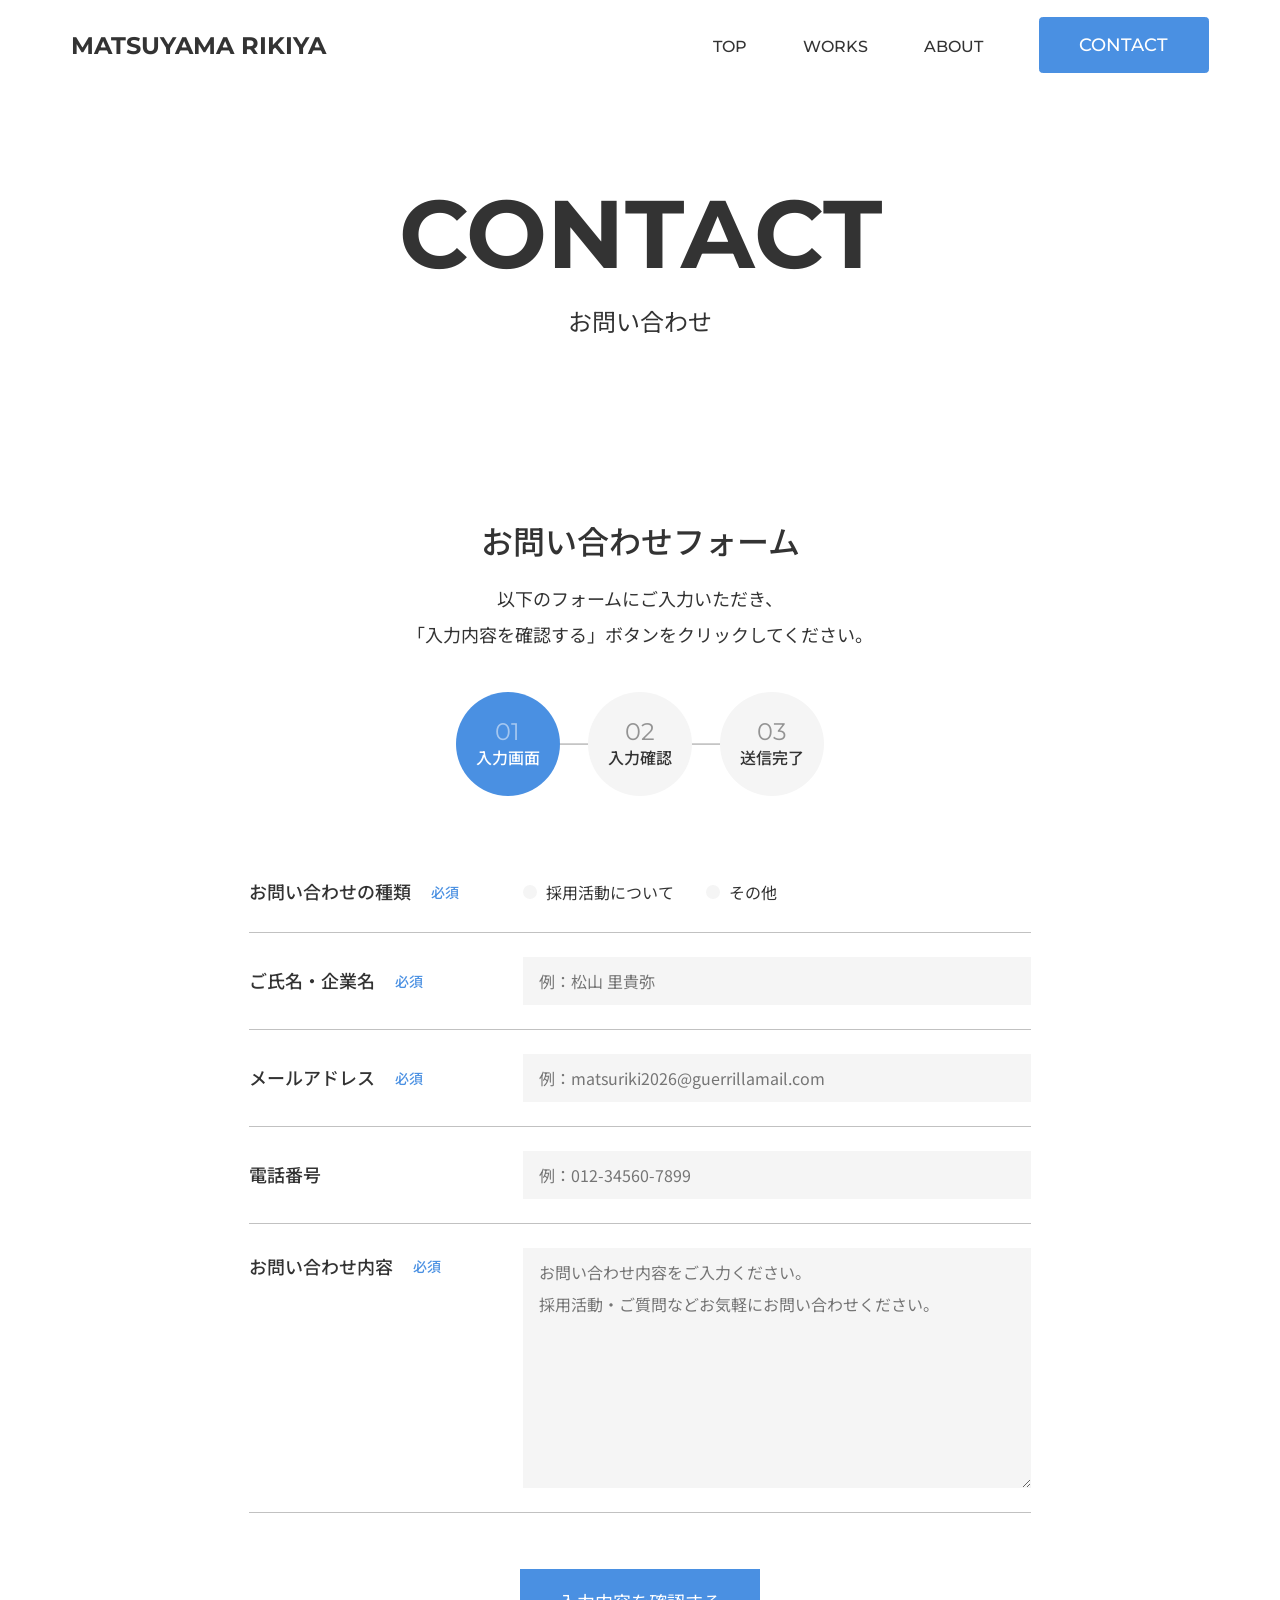
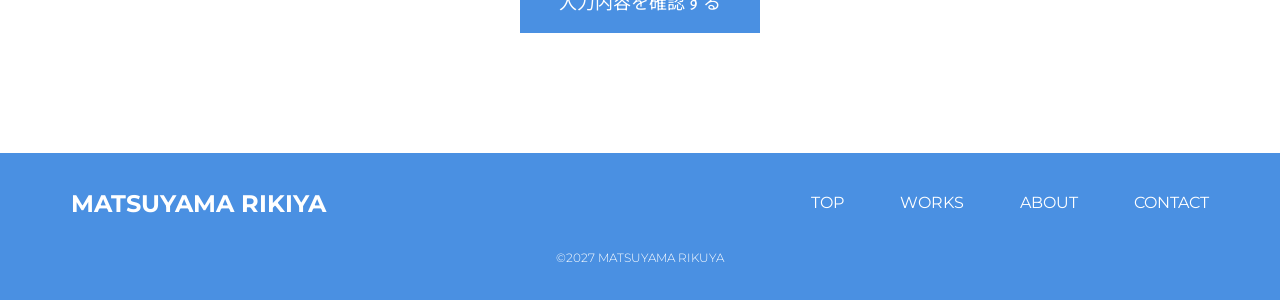
<file: contact/index.html>
<!DOCTYPE html>
<html lang="ja">

<head>
    <meta charset="UTF-8">
    <meta name="viewport" content="width=device-width, initial-scale=1.0">
    <title>お問い合わせフォーム | ポートフォリオ</title>

    <!-- OGP設定 -->
    <meta property="og:url" content="https://matsuyamarikiya.jp/my_portfolio/contact/">
    <meta property="og:type" content="article">
    <meta property="og:title" content="お問い合わせフォーム | ポートフォリオ">
    <meta property="og:description" content="未経験からWebコーダーを目指す松山里貴弥のポートフォリオサイトです。これまでに制作したWebサイトや、学習中のスキルなどを紹介しています。">
    <meta property="og:site_name" content="松山里貴弥のポートフォリオ">

    <!-- google fonts -->
    <link rel="preconnect" href="https://fonts.googleapis.com">
    <link rel="preconnect" href="https://fonts.gstatic.com" crossorigin>
    <link
        href="https://fonts.googleapis.com/css2?family=Montserrat:ital,wght@0,100..900;1,100..900&family=Noto+Sans+JP:wght@100..900&display=swap"
        rel="stylesheet">

    <!-- css -->
    <link rel="stylesheet" href="../assets/css/style.css">
</head>

<body>

    <!-- header -->
    <header class="l-header js-header">
        <div class="l-header__inner">
            <div class="l-header__logo">
                <a href="../" class="u-link">matsuyama rikiya</a>
            </div>

            <nav class="l-header__nav">
                <ul class="l-header__nav-list">
                    <li class="l-header__nav-item"><a href="../">top</a></li>
                    <li class="l-header__nav-item"><a href="../works/">works</a></li>
                    <li class="l-header__nav-item"><a href="../about/">about</a></li>
                    <li class="l-header__nav-item l-header__nav-item--contact"><a href="">contact</a></li>
                </ul>
            </nav>

            <button class="l-header__hamburger js-hamburger__btn" aria-label="メニューを開く">
                <span></span>
                <span></span>
                <span></span>
            </button>
        </div>
    </header>

    <!-- hamburger-menu -->
    <nav class="l-hamburger-menu js-hamburger-menu u-pc-hidden u-pi" aria-label="ハンバーガーメニュー">
        <ul class="l-hamburger-menu__list">
            <li class="l-hamburger-menu__item"><a href="../">top</a></li>
            <li class="l-hamburger-menu__item"><a href="../works/">works</a></li>
            <li class="l-hamburger-menu__item"><a href="../about/">about</a></li>
            <li class="l-hamburger-menu__item"><a href="">contact</a></li>
        </ul>
    </nav>


    <main>

        <!-- fv -->
        <div class="fv-sub-page">
            <div class="fv-sub-page__inner">
                <div class="fv-sub-page__title-wrapper">
                    <h1 class="fv-sub-page__title-en">contact</h1>
                    <p class="fv-sub-page__title-ja">お問い合わせ</p>
                </div>
            </div>
        </div>

        <section class="p-contact js-header__scroll-trigger">

            <div class="l-contact__inner">

                <!-- head -->
                <div class="c-contact-head">
                    <h2 class="c-contact-head__title">お問い合わせフォーム</h2>
                    <p class="c-contact-head__lead">
                        <span>以下のフォームにご入力いただき、</span>
                        <span>「入力内容を確認する」ボタンをクリックしてください。</span>
                    </p>

                    <ol class="p-contact__step-list">
                        <li class="p-contact__step-item is-active">
                            <span class="p-contact__step-text-en">01</span>
                            <p class="p-contact__step-text-ja">入力画面</p>
                        </li>
                        <li class="p-contact__step-item">
                            <span class="p-contact__step-text-en">02</span>
                            <p class="p-contact__step-text-ja">入力確認</p>
                        </li>
                        <li class="p-contact__step-item">
                            <span class="p-contact__step-text-en">03</span>
                            <p class="p-contact__step-text-ja">送信完了</p>
                        </li>
                    </ol>
                </div>

                <!-- form -->
                <form class="p-contact-form js-contact-form">
                    <div class="l-contact__list">

                        <!-- contact-type -->
                        <div class="p-contact-form__item c-contact__item">
                            <div class="p-contact-form__title-wrapper c-contact-form__title-wrapper">
                                <p id="contact-type-title" class="p-contact-form__title c-contact__title">
                                    お問い合わせの種類
                                    <span class="p-contact-form__required">必須</span>
                                </p>
                            </div>

                            <div class="p-contact-form__radio-group" role="radiogroup"
                                aria-labelledby="contact-type-title">
                                <label class="p-contact-form__radio">
                                    <input type="radio" name="contact-type" value="採用活動について" required>
                                    <span>採用活動について</span>
                                </label>

                                <label class="p-contact-form__radio">
                                    <input type="radio" name="contact-type" value="その他">
                                    <span>その他</span>
                                </label>
                            </div>
                        </div>

                        <!-- user-name・company-name  -->
                        <div class="p-contact-form__item c-contact__item">

                            <div class="p-contact-form__title-wrapper c-contact-form__title-wrapper">
                                <label for="user-name" class="p-contact-form__title c-contact__title">
                                    ご氏名・企業名
                                    <span class="p-contact-form__required">必須</span>
                                </label>
                            </div>

                            <input class="p-contact-form__text c-contact__text" type="text" name="user-name"
                                id="user-name" placeholder="例：松山 里貴弥" required>
                        </div>

                        <!-- e-mail -->
                        <div class="p-contact-form__item c-contact__item">
                            <div class="p-contact-form__title-wrapper c-contact-form__title-wrapper">
                                <label for="email" class="p-contact-form__title c-contact__title">
                                    メールアドレス
                                    <span class="p-contact-form__required">必須</span>
                                </label>
                            </div>

                            <input class="p-contact-form__text c-contact__text" type="email" name="email" id="email"
                                placeholder="例：matsuriki2026@guerrillamail.com" required>
                        </div>

                        <!-- tel -->
                        <div class="p-contact-form__item c-contact__item">
                            <div class="p-contact-form__title-wrapper c-contact-form__title-wrapper">
                                <label for="tel" class="p-contact-form__title c-contact__title">
                                    電話番号
                                </label>
                            </div>

                            <input class="p-contact-form__text c-contact__text" type="text" name="tel" id="tel"
                                placeholder="例：012-34560-7899">
                        </div>

                        <!-- message -->
                        <div class="p-contact-form__item c-contact__item">
                            <div class="p-contact-form__title-wrapper c-contact-form__title-wrapper">
                                <label for="message" class="p-contact-form__title c-contact__title">
                                    お問い合わせ内容
                                    <span class="p-contact-form__required">必須</span>
                                </label>
                            </div>

                            <textarea class="p-contact-form__text c-contact__text" name="message" id="message" required
                                placeholder="お問い合わせ内容をご入力ください。
採用活動・ご質問などお気軽にお問い合わせください。"></textarea>
                        </div>
                    </div>

                    <!-- btn -->
                    <div class="p-contact-form__btn">
                        <button class="c-btn" type="submit">入力内容を確認する</button>
                    </div>
                </form>

            </div>

        </section>

    </main>

    <!-- footer -->
    <footer class="l-footer">
        <div class="l-footer__inner">
            <div class="l-footer__logo">
                matsuyama rikiya
            </div>

            <nav class="l-footer__nav" aria-label="フッターナビゲーション">
                <ul class="l-footer__list">
                    <li class="l-footer__item"><a class="u-link" href="../">top</a></li>
                    <li class="l-footer__item"><a class="u-link" href="../works/">works</a></li>
                    <li class="l-footer__item"><a class="u-link" href="../about/">about</a></li>
                    <li class="l-footer__item"><a class="u-link" href="">contact</a></li>
                </ul>
            </nav>

            <p class="l-footer__copyright">©2027 MATSUYAMA RIKUYA</p>
        </div>
    </footer>

    <script src="../assets/js/main.js" type="module"></script>
</body>

</html>
</file>
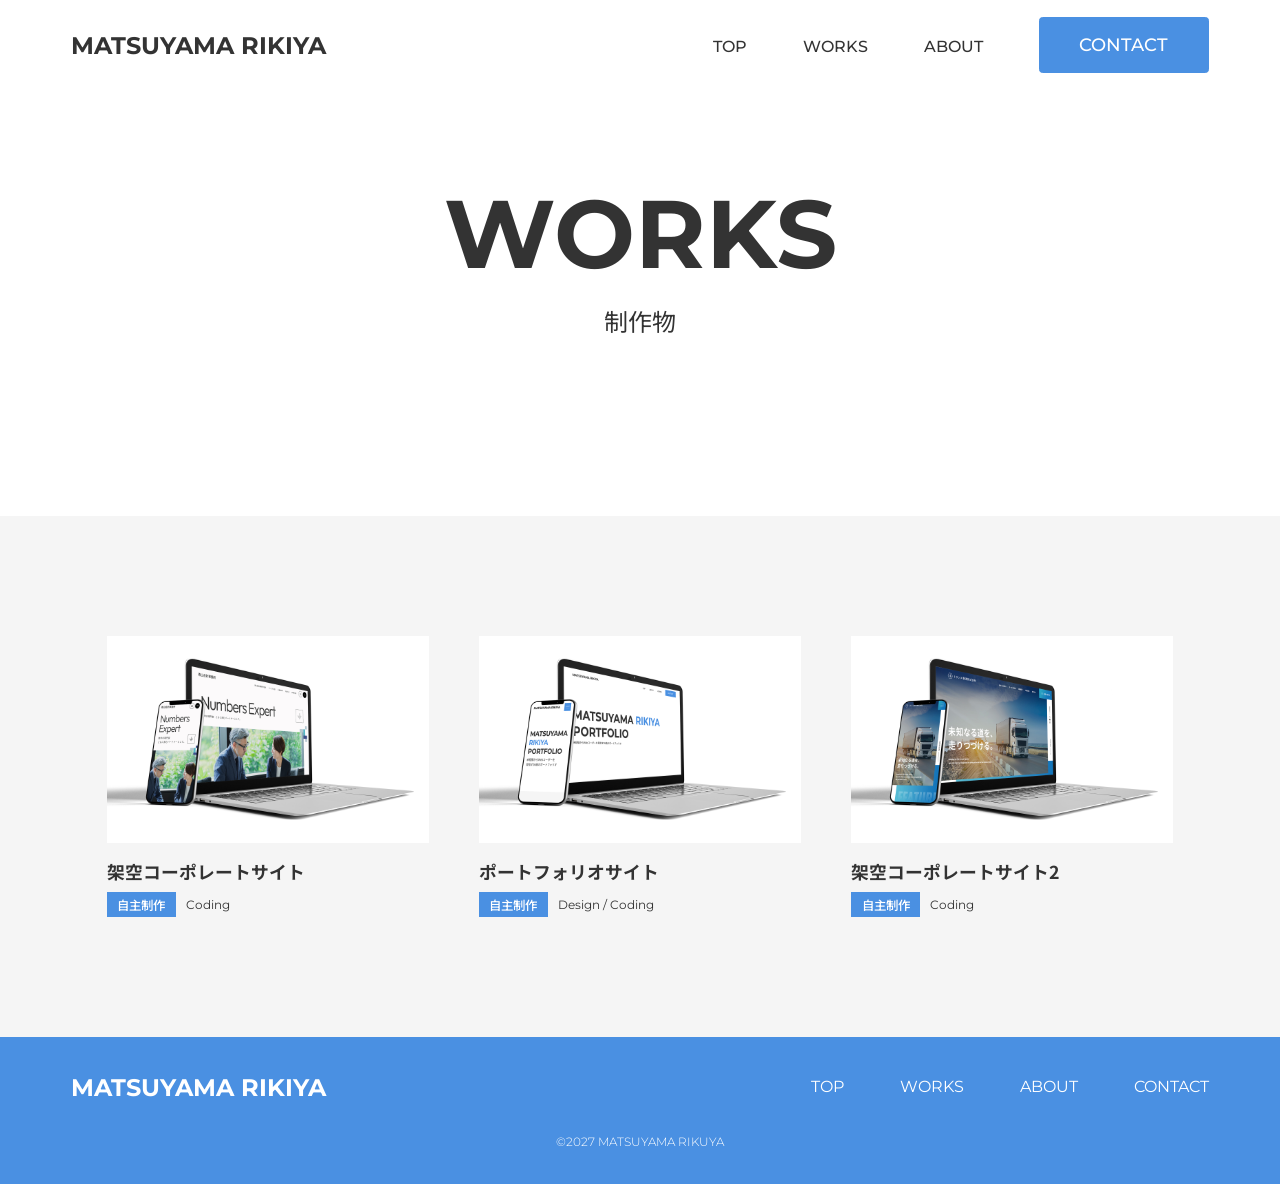
<file: works/index.html>
<!DOCTYPE html>
<html lang="ja">

<head>
    <meta charset="UTF-8">
    <meta name="viewport" content="width=device-width, initial-scale=1.0">
    <title>制作物 | ポートフォリオ</title>

    <!-- OGP設定 -->
    <meta property="og:url" content="https://matsuyamarikiya.jp/my_portfolio/works/">
    <meta property="og:type" content="article">
    <meta property="og:title" content="制作物 | ポートフォリオ">
    <meta property="og:description" content="未経験からWebコーダーを目指す松山里貴弥のポートフォリオサイトです。これまでに制作したWebサイトや、学習中のスキルなどを紹介しています。">
    <meta property="og:site_name" content="松山里貴弥のポートフォリオ">

    <!-- google fonts -->
    <link rel="preconnect" href="https://fonts.googleapis.com">
    <link rel="preconnect" href="https://fonts.gstatic.com" crossorigin>
    <link
        href="https://fonts.googleapis.com/css2?family=Montserrat:ital,wght@0,100..900;1,100..900&family=Noto+Sans+JP:wght@100..900&display=swap"
        rel="stylesheet">

    <!-- css -->
    <link rel="stylesheet" href="../assets/css/style.css">
</head>

<body>

    <!-- header -->
    <header class="l-header js-header">
        <div class="l-header__inner">
            <div class="l-header__logo">
                <a href="../" class="u-link">matsuyama rikiya</a>
            </div>

            <nav class="l-header__nav">
                <ul class="l-header__nav-list">
                    <li class="l-header__nav-item"><a href="../">top</a></li>
                    <li class="l-header__nav-item"><a href="">works</a></li>
                    <li class="l-header__nav-item"><a href="../about/">about</a></li>
                    <li class="l-header__nav-item l-header__nav-item--contact"><a href="../contact/">contact</a></li>
                </ul>
            </nav>

            <button class="l-header__hamburger js-hamburger__btn" aria-label="メニューを開く">
                <span></span>
                <span></span>
                <span></span>
            </button>
        </div>
    </header>

    <!-- hamburger-menu -->
    <nav class="l-hamburger-menu js-hamburger-menu u-pc-hidden u-pi" aria-label="ハンバーガーメニュー">
        <ul class="l-hamburger-menu__list">
            <li class="l-hamburger-menu__item"><a href="../">top</a></li>
            <li class="l-hamburger-menu__item"><a href="">works</a></li>
            <li class="l-hamburger-menu__item"><a href="../about">about</a></li>
            <li class="l-hamburger-menu__item"><a href="../contact/">contact</a></li>
        </ul>
    </nav>

    <main>

        <!-- fv -->
        <section class="fv-sub-page">
            <div class="fv-sub-page__inner">
                <div class="fv-sub-page__title-wrapper">
                    <p class="fv-sub-page__title-en">works</p>
                    <h1 class="fv-sub-page__title-ja">制作物</h1>
                </div>
            </div>
        </section>

        <!-- works -->
        <section class="p-works l-works__bg js-header__scroll-trigger">
            <div class="p-works__inner l-works__inner u-wrapper">
                <ul class="l-works__list">
                    <li class="l-works__item">
                        <a href="detail/" class="c-works-item">
                            <div class="c-works-item__img">
                                <img src="../assets/img/works_01.jpg" width="362" height="232" alt="制作物01">
                            </div>
                            <div class="c-works-item__body">
                                <h2 class="c-works-item__title">架空コーポレートサイト</h2>
                                <div class="c-works-item__info">
                                    <p class="c-works-item__category">自主制作</p>
                                    <p class="c-works-item__responsibility">Coding</p>
                                </div>
                            </div>
                        </a>
                    </li>
                    <li class="l-works__item">
                        <a href="detail2/" class="c-works-item">
                            <div class="c-works-item__img">
                                <img src="../assets/img/works_02.jpg" width="362" height="232" alt="制作物02">
                            </div>
                            <div class="c-works-item__body">
                                <h2 class="c-works-item__title">ポートフォリオサイト</h2>
                                <div class="c-works-item__info">
                                    <p class="c-works-item__category">自主制作</p>
                                    <p class="c-works-item__responsibility">Design / Coding</p>
                                </div>
                            </div>
                        </a>
                    </li>
                    <li class="l-works__item">
                        <a href="detail3/" class="c-works-item">
                            <div class="c-works-item__img">
                                <img src="../assets/img/works_03.jpg" width="362" height="232" alt="制作物03">
                            </div>
                            <div class="c-works-item__body">
                                <h2 class="c-works-item__title">架空コーポレートサイト2</h2>
                                <div class="c-works-item__info">
                                    <p class="c-works-item__category">自主制作</p>
                                    <p class="c-works-item__responsibility">Coding</p>
                                </div>
                            </div>
                        </a>
                    </li>
                </ul>
            </div>
        </section>

    </main>

    <!-- footer -->
    <footer class="l-footer">
        <div class="l-footer__inner">
            <div class="l-footer__logo">
                matsuyama rikiya
            </div>

            <nav class="l-footer__nav" aria-label="フッターナビゲーション">
                <ul class="l-footer__list">
                    <li class="l-footer__item"><a class="u-link" href="../">top</a></li>
                    <li class="l-footer__item"><a class="u-link" href="">works</a></li>
                    <li class="l-footer__item"><a class="u-link" href="../about/">about</a></li>
                    <li class="l-footer__item"><a class="u-link" href="../contact/">contact</a></li>
                </ul>
            </nav>

            <p class="l-footer__copyright">©2027 MATSUYAMA RIKUYA</p>
        </div>
    </footer>


    <script src="../assets/js/main.js" type="module"></script>
</body>

</html>
</file>
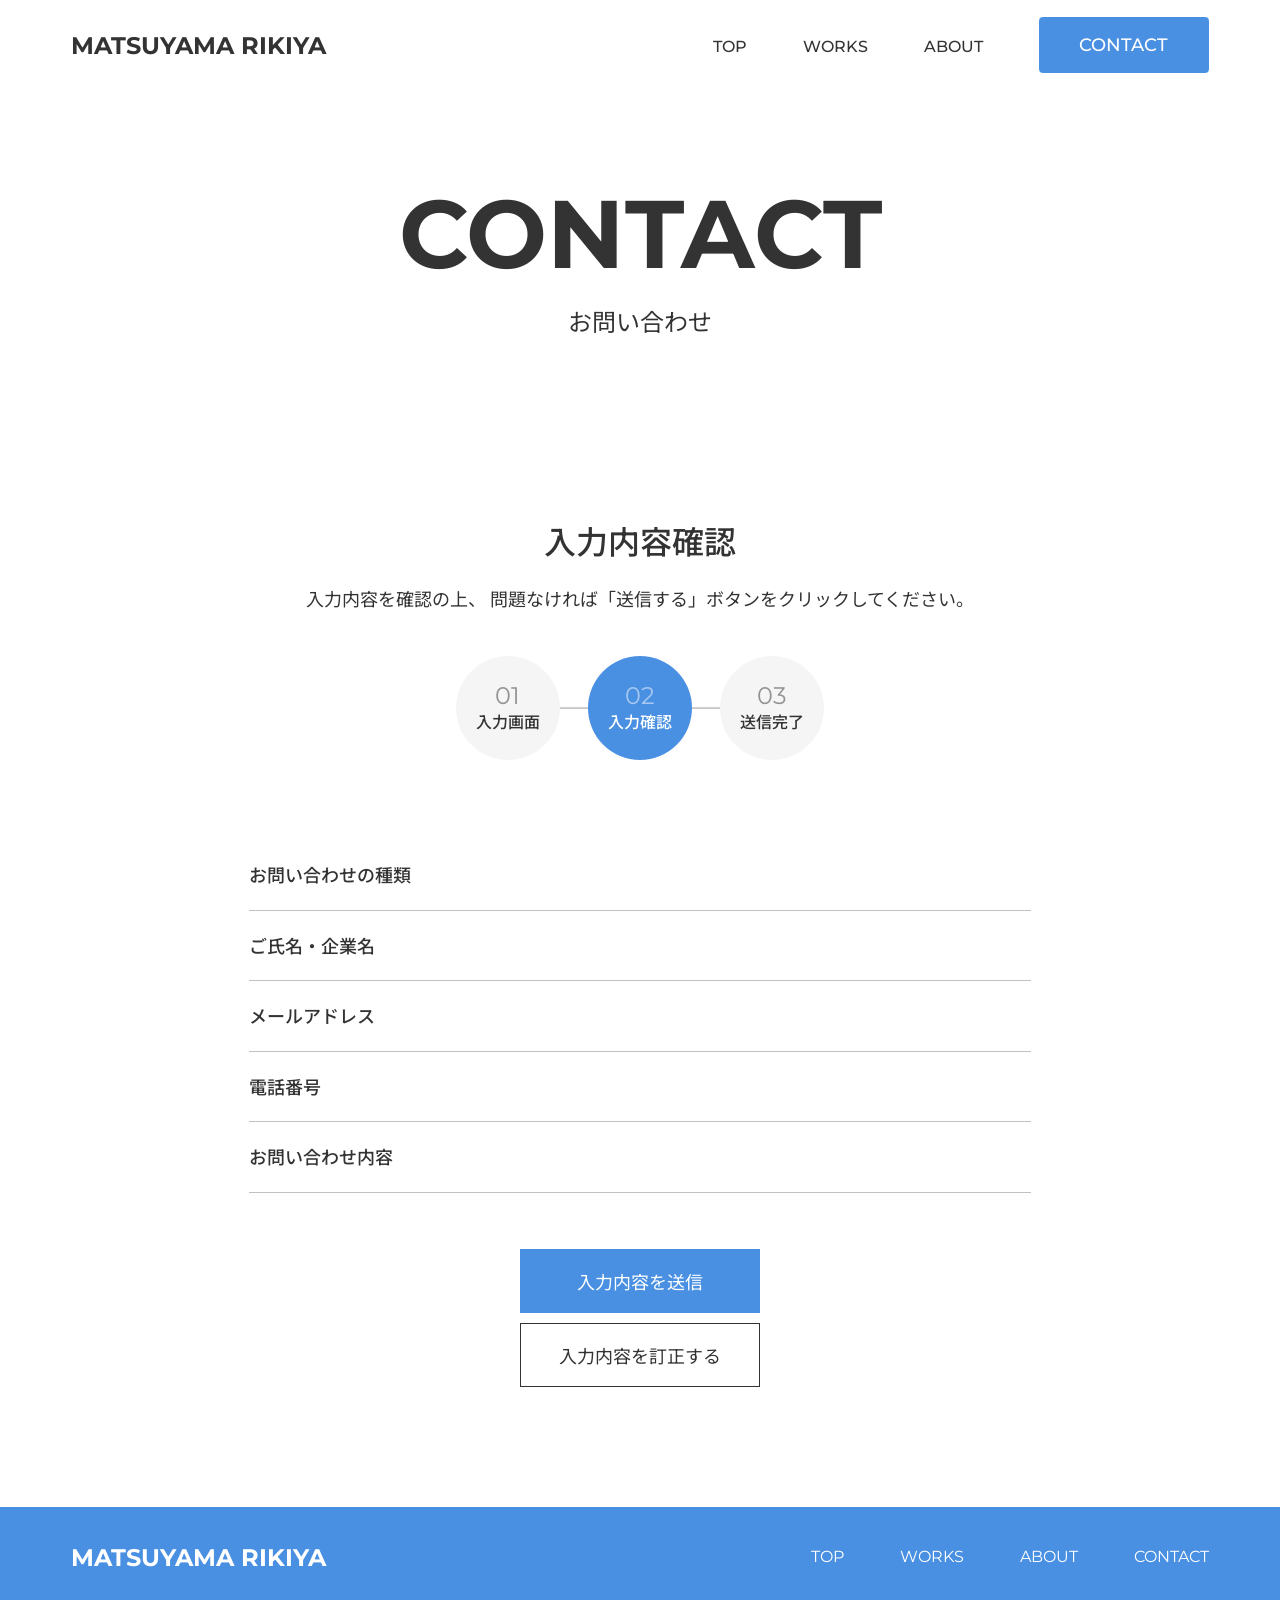
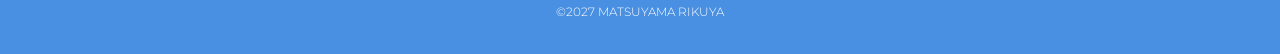
<file: contact/confirm/index.html>
<!DOCTYPE html>
<html lang="ja">

<head>
    <meta charset="UTF-8">
    <meta name="viewport" content="width=device-width, initial-scale=1.0">
    <title>入力内容確認 | ポートフォリオ</title>

    <!-- OGP設定 -->
    <meta property="og:url" content="https://matsuyamarikiya.jp/portfolio/contact/confirm/">
    <meta property="og:type" content="article">
    <meta property="og:title" content="入力内容確認 | ポートフォリオ">
    <meta property="og:description" content="未経験からWebコーダーを目指す松山里貴弥のポートフォリオサイトです。これまでに制作したWebサイトや、学習中のスキルなどを紹介しています。">
    <meta property="og:site_name" content="松山里貴弥のポートフォリオ">

    <!-- google fonts -->
    <link rel="preconnect" href="https://fonts.googleapis.com">
    <link rel="preconnect" href="https://fonts.gstatic.com" crossorigin>
    <link
        href="https://fonts.googleapis.com/css2?family=Montserrat:ital,wght@0,100..900;1,100..900&family=Noto+Sans+JP:wght@100..900&display=swap"
        rel="stylesheet">

    <!-- css -->
    <link rel="stylesheet" href="../../assets/css/style.css">
</head>

<body>

    <!-- header -->
    <header class="l-header js-header">
        <div class="l-header__inner">
            <div class="l-header__logo">
                <a href="../../" class="u-link">matsuyama rikiya</a>
            </div>

            <nav class="l-header__nav">
                <ul class="l-header__nav-list">
                    <li class="l-header__nav-item"><a href="../../">top</a></li>
                    <li class="l-header__nav-item"><a href="../../works/">works</a></li>
                    <li class="l-header__nav-item"><a href="../../about/">about</a></li>
                    <li class="l-header__nav-item l-header__nav-item--contact"><a href="../../contact/">contact</a></li>
                </ul>
            </nav>

            <button class="l-header__hamburger js-hamburger__btn" aria-label="メニューを開く">
                <span></span>
                <span></span>
                <span></span>
            </button>
        </div>
    </header>

    <!-- hamburger-menu -->
    <nav class="l-hamburger-menu js-hamburger-menu u-pc-hidden u-pi" aria-label="ハンバーガーメニュー">
        <ul class="l-hamburger-menu__list">
            <li class="l-hamburger-menu__item"><a href="../../">top</a></li>
            <li class="l-hamburger-menu__item"><a href="../../works/">works</a></li>
            <li class="l-hamburger-menu__item"><a href="../../about/">about</a></li>
            <li class="l-hamburger-menu__item"><a href="../../contact/">contact</a></li>
        </ul>
    </nav>

    <main>
        <!-- fv -->
        <div class="fv-sub-page">
            <div class="fv-sub-page__inner">
                <div class="fv-sub-page__title-wrapper">
                    <p class="fv-sub-page__title-en">contact</p>
                    <p class="fv-sub-page__title-ja">お問い合わせ</p>
                </div>
            </div>
        </div>

        <section class="p-confirm js-confirm js-header__scroll-trigger">
            <div class="l-contact__inner">

                <!-- head -->
                <div class="c-contact-head">
                    <h1 class="c-contact-head__title">入力内容確認</h1>
                    <p class="c-contact-head__lead">
                        入力内容を確認の上、 問題なければ「送信する」ボタンをクリックしてください。
                    </p>

                    <ol class="p-contact__step-list">
                        <li class="p-contact__step-item">
                            <span class="p-contact__step-text-en">01</span>
                            <p class="p-contact__step-text-ja">入力画面</p>
                        </li>
                        <li class="p-contact__step-item is-active">
                            <span class="p-contact__step-text-en">02</span>
                            <p class="p-contact__step-text-ja">入力確認</p>
                        </li>
                        <li class="p-contact__step-item">
                            <span class="p-contact__step-text-en">03</span>
                            <p class="p-contact__step-text-ja">送信完了</p>
                        </li>
                    </ol>
                </div>

                <!-- list -->
                <dl class="l-contact__list">
                    <div class="c-contact__item">
                        <dt class="c-contact__title">お問い合わせの種類</dt>
                        <dd class="c-contact__text" id="contact-type"></dd>
                    </div>
                    <div class="c-contact__item">
                        <dt class="c-contact__title">ご氏名・企業名</dt>
                        <dd class="c-contact__text" id="user-name"></dd>
                    </div>
                    <div class="c-contact__item">
                        <dt class="c-contact__title">メールアドレス</dt>
                        <dd class="c-contact__text" id="email"></dd>
                    </div>
                    <div class="c-contact__item">
                        <dt class="c-contact__title">電話番号</dt>
                        <dd class="c-contact__text" id="tel"></dd>
                    </div>
                    <div class="c-contact__item">
                        <dt class="c-contact__title">お問い合わせ内容</dt>
                        <dd class="c-contact__text" id="message"></dd>
                    </div>
                </dl>

                <!-- btn -->
                <div class="c-btns">
                    <button class="c-btn">
                        入力内容を送信
                    </button>


                    <button class="c-btn c-btn--back">
                        入力内容を訂正する
                    </button>
                </div>
            </div>
        </section>
    </main>

    <!-- footer -->
    <footer class="l-footer">
        <div class="l-footer__inner">
            <div class="l-footer__logo">
                matsuyama rikiya
            </div>

            <nav class="l-footer__nav" aria-label="フッターナビゲーション">
                <ul class="l-footer__list">
                    <li class="l-footer__item"><a class="u-link" href="../../">top</a></li>
                    <li class="l-footer__item"><a class="u-link" href="../../works/">works</a></li>
                    <li class="l-footer__item"><a class="u-link" href="../../about/">about</a></li>
                    <li class="l-footer__item"><a class="u-link" href="../../contact/">contact</a></li>
                </ul>
            </nav>

            <p class="l-footer__copyright">©2027 MATSUYAMA RIKUYA</p>
        </div>
    </footer>

    <script src="../../assets/js/main.js" type="module"></script>
</body>

</html>
</file>
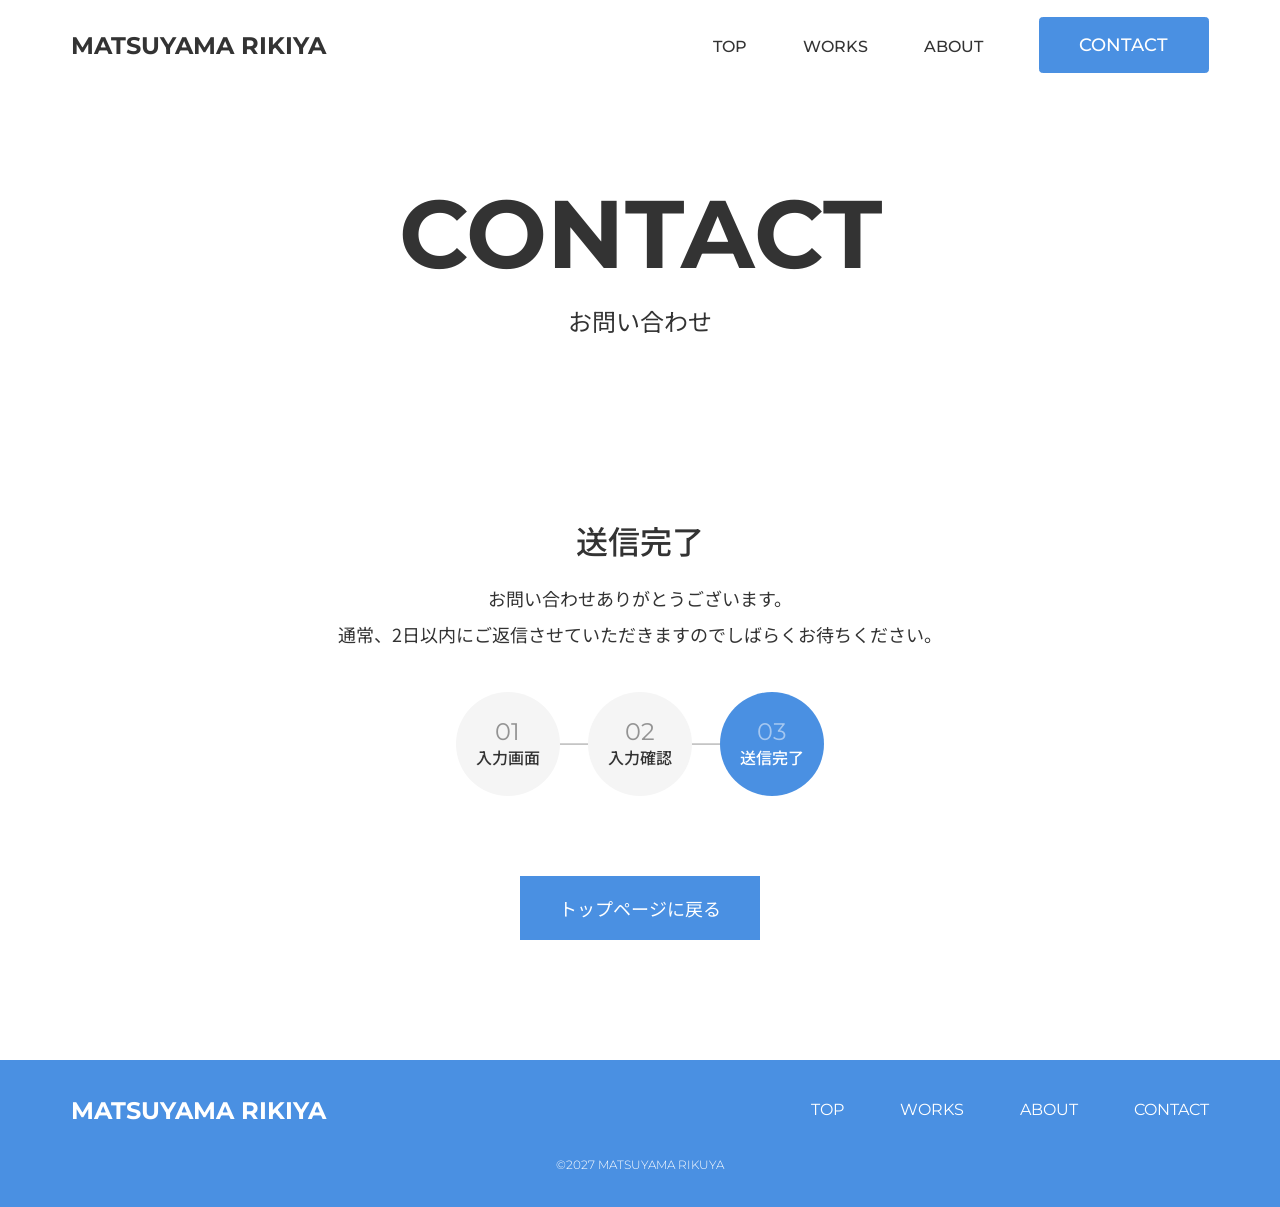
<file: contact/thanks/index.html>
<!DOCTYPE html>
<html lang="ja">

<head>
    <meta charset="UTF-8">
    <meta name="viewport" content="width=device-width, initial-scale=1.0">
    <title>送信完了画面 | ポートフォリオ</title>

    <!-- OGP設定 -->
    <meta property="og:url" content="https://matsuyamarikiya.jp/portfolio/contact/thanks.html">
    <meta property="og:type" content="article">
    <meta property="og:title" content="送信完了画面 | ポートフォリオ">
    <meta property="og:description" content="未経験からWebコーダーを目指す松山里貴弥のポートフォリオサイトです。これまでに制作したWebサイトや、学習中のスキルなどを紹介しています。">
    <meta property="og:site_name" content="松山里貴弥のポートフォリオ">

    <!-- google fonts -->
    <link rel="preconnect" href="https://fonts.googleapis.com">
    <link rel="preconnect" href="https://fonts.gstatic.com" crossorigin>
    <link
        href="https://fonts.googleapis.com/css2?family=Montserrat:ital,wght@0,100..900;1,100..900&family=Noto+Sans+JP:wght@100..900&display=swap"
        rel="stylesheet">

    <!-- css -->
    <link rel="stylesheet" href="../../assets/css/style.css">
</head>

<body>

    <!-- header -->
    <header class="l-header js-header">
        <div class="l-header__inner">
            <div class="l-header__logo">
                <a href="../../" class="u-link">matsuyama rikiya</a>
            </div>

            <nav class="l-header__nav">
                <ul class="l-header__nav-list">
                    <li class="l-header__nav-item"><a href="../../">top</a></li>
                    <li class="l-header__nav-item"><a href="../../works/">works</a></li>
                    <li class="l-header__nav-item"><a href="../../about/">about</a></li>
                    <li class="l-header__nav-item l-header__nav-item--contact"><a href="../../contact/">contact</a></li>
                </ul>
            </nav>

            <button class="l-header__hamburger js-hamburger__btn" aria-label="メニューを開く">
                <span></span>
                <span></span>
                <span></span>
            </button>
        </div>
    </header>

    <!-- hamburger-menu -->
    <nav class="l-hamburger-menu js-hamburger-menu u-pc-hidden u-pi" aria-label="ハンバーガーメニュー">
        <ul class="l-hamburger-menu__list">
            <li class="l-hamburger-menu__item"><a href="../../">top</a></li>
            <li class="l-hamburger-menu__item"><a href="../../works/">works</a></li>
            <li class="l-hamburger-menu__item"><a href="../../about/">about</a></li>
            <li class="l-hamburger-menu__item"><a href="../../contact/">contact</a></li>
        </ul>
    </nav>

    <main>
        <!-- fv -->
        <div class="fv-sub-page">
            <div class="fv-sub-page__inner">
                <div class="fv-sub-page__title-wrapper">
                    <p class="fv-sub-page__title-en">contact</p>
                    <p class="fv-sub-page__title-ja">お問い合わせ</p>
                </div>
            </div>
        </div>

        <section class="p-thanks js-thanks js-header__scroll-trigger">
            <div class="l-contact__inner">

                <!-- head -->
                <div class="c-contact-head">
                    <h1 class="c-contact-head__title">送信完了</h1>
                    <p class="c-contact-head__lead">
                        <span>お問い合わせありがとうございます。</span>
                        <span>通常、2日以内にご返信させていただきますのでしばらくお待ちください。</span>
                    </p>

                    <ol class="p-contact__step-list">
                        <li class="p-contact__step-item">
                            <span class="p-contact__step-text-en">01</span>
                            <p class="p-contact__step-text-ja">入力画面</p>
                        </li>
                        <li class="p-contact__step-item">
                            <span class="p-contact__step-text-en">02</span>
                            <p class="p-contact__step-text-ja">入力確認</p>
                        </li>
                        <li class="p-contact__step-item is-active">
                            <span class="p-contact__step-text-en">03</span>
                            <p class="p-contact__step-text-ja">送信完了</p>
                        </li>
                    </ol>
                </div>

                <!-- btn -->
                <div class="c-btns">
                    <button class="c-btn">
                        トップページに戻る
                    </button>
                </div>
            </div>
        </section>
    </main>

    <!-- footer -->
    <footer class="l-footer">
        <div class="l-footer__inner">
            <div class="l-footer__logo">
                matsuyama rikiya
            </div>

            <nav class="l-footer__nav" aria-label="フッターナビゲーション">
                <ul class="l-footer__list">
                    <li class="l-footer__item"><a class="u-link" href="../../">top</a></li>
                    <li class="l-footer__item"><a class="u-link" href="../../works/">works</a></li>
                    <li class="l-footer__item"><a class="u-link" href="../../about/">about</a></li>
                    <li class="l-footer__item"><a class="u-link" href="../../contact/">contact</a></li>
                </ul>
            </nav>

            <p class="l-footer__copyright">©2027 MATSUYAMA RIKUYA</p>
        </div>
    </footer>

    <script src="../../assets/js/main.js" type="module"></script>
</body>

</html>
</file>
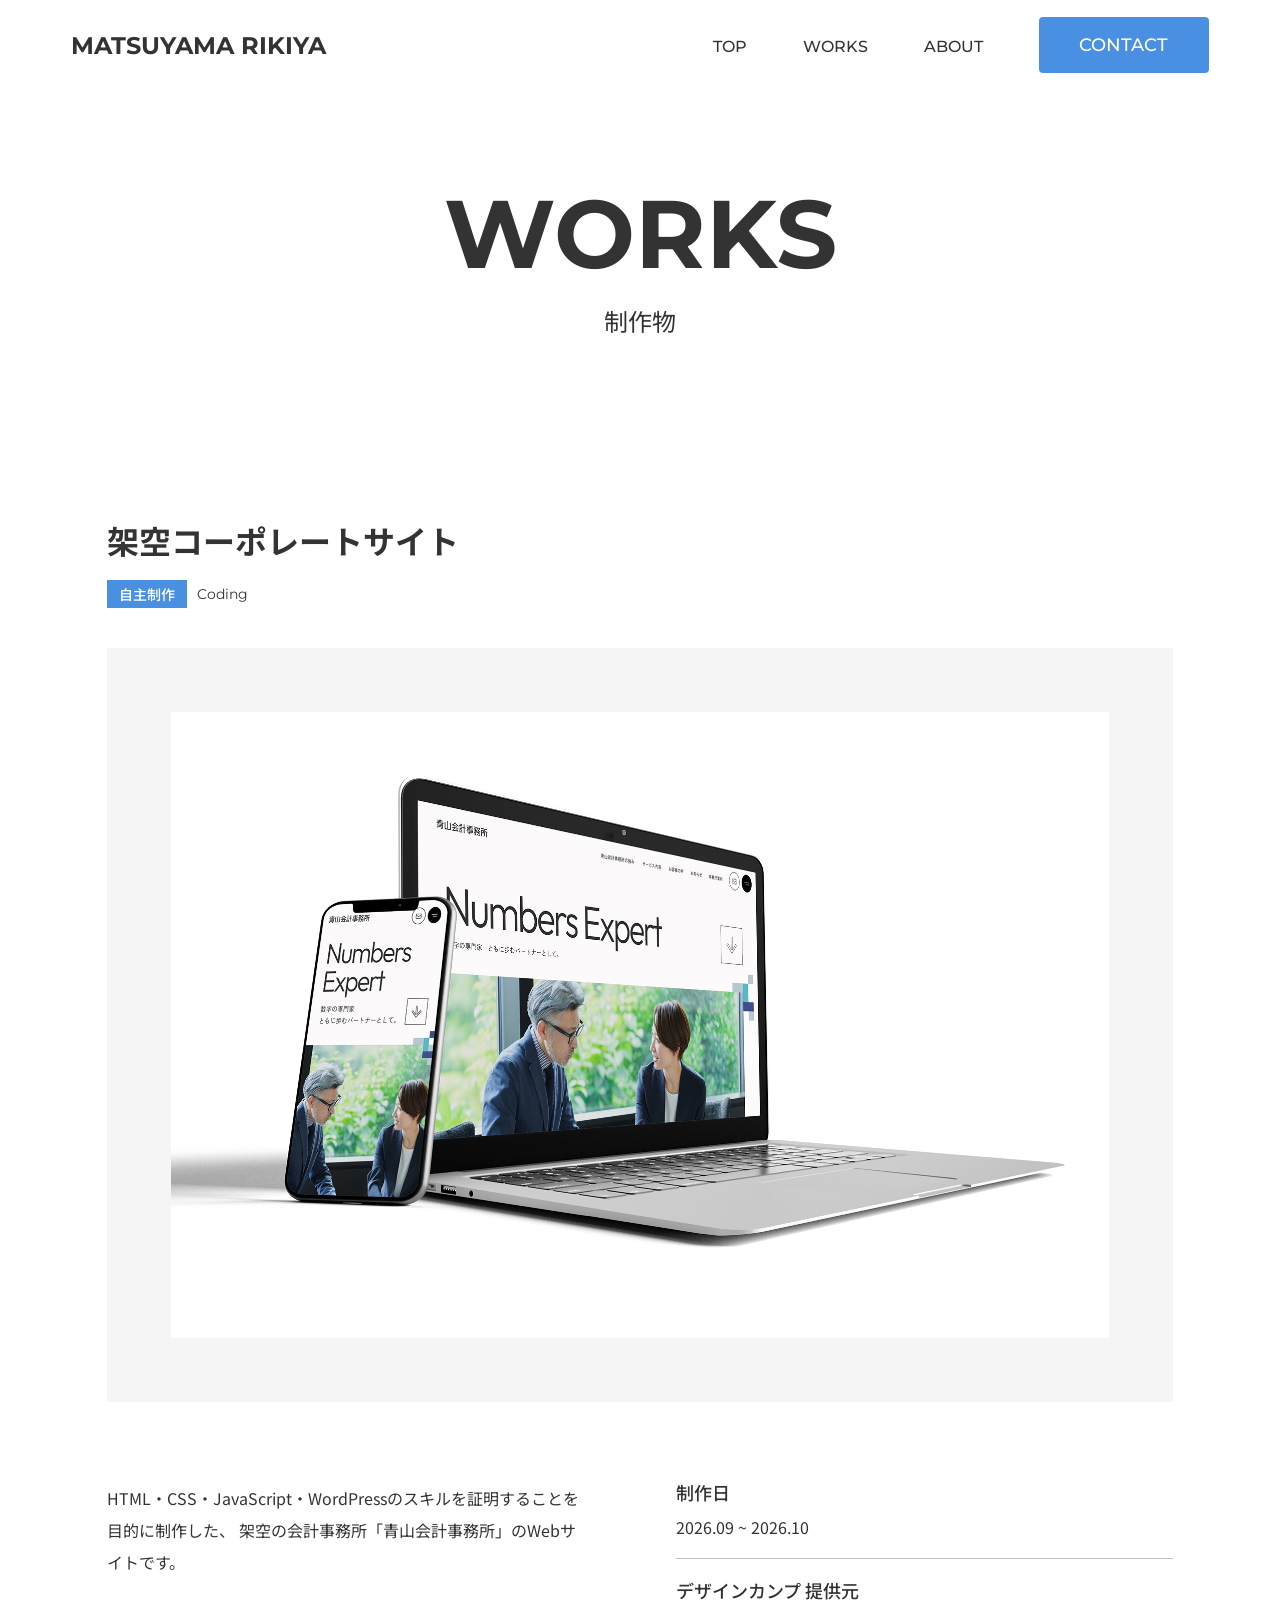
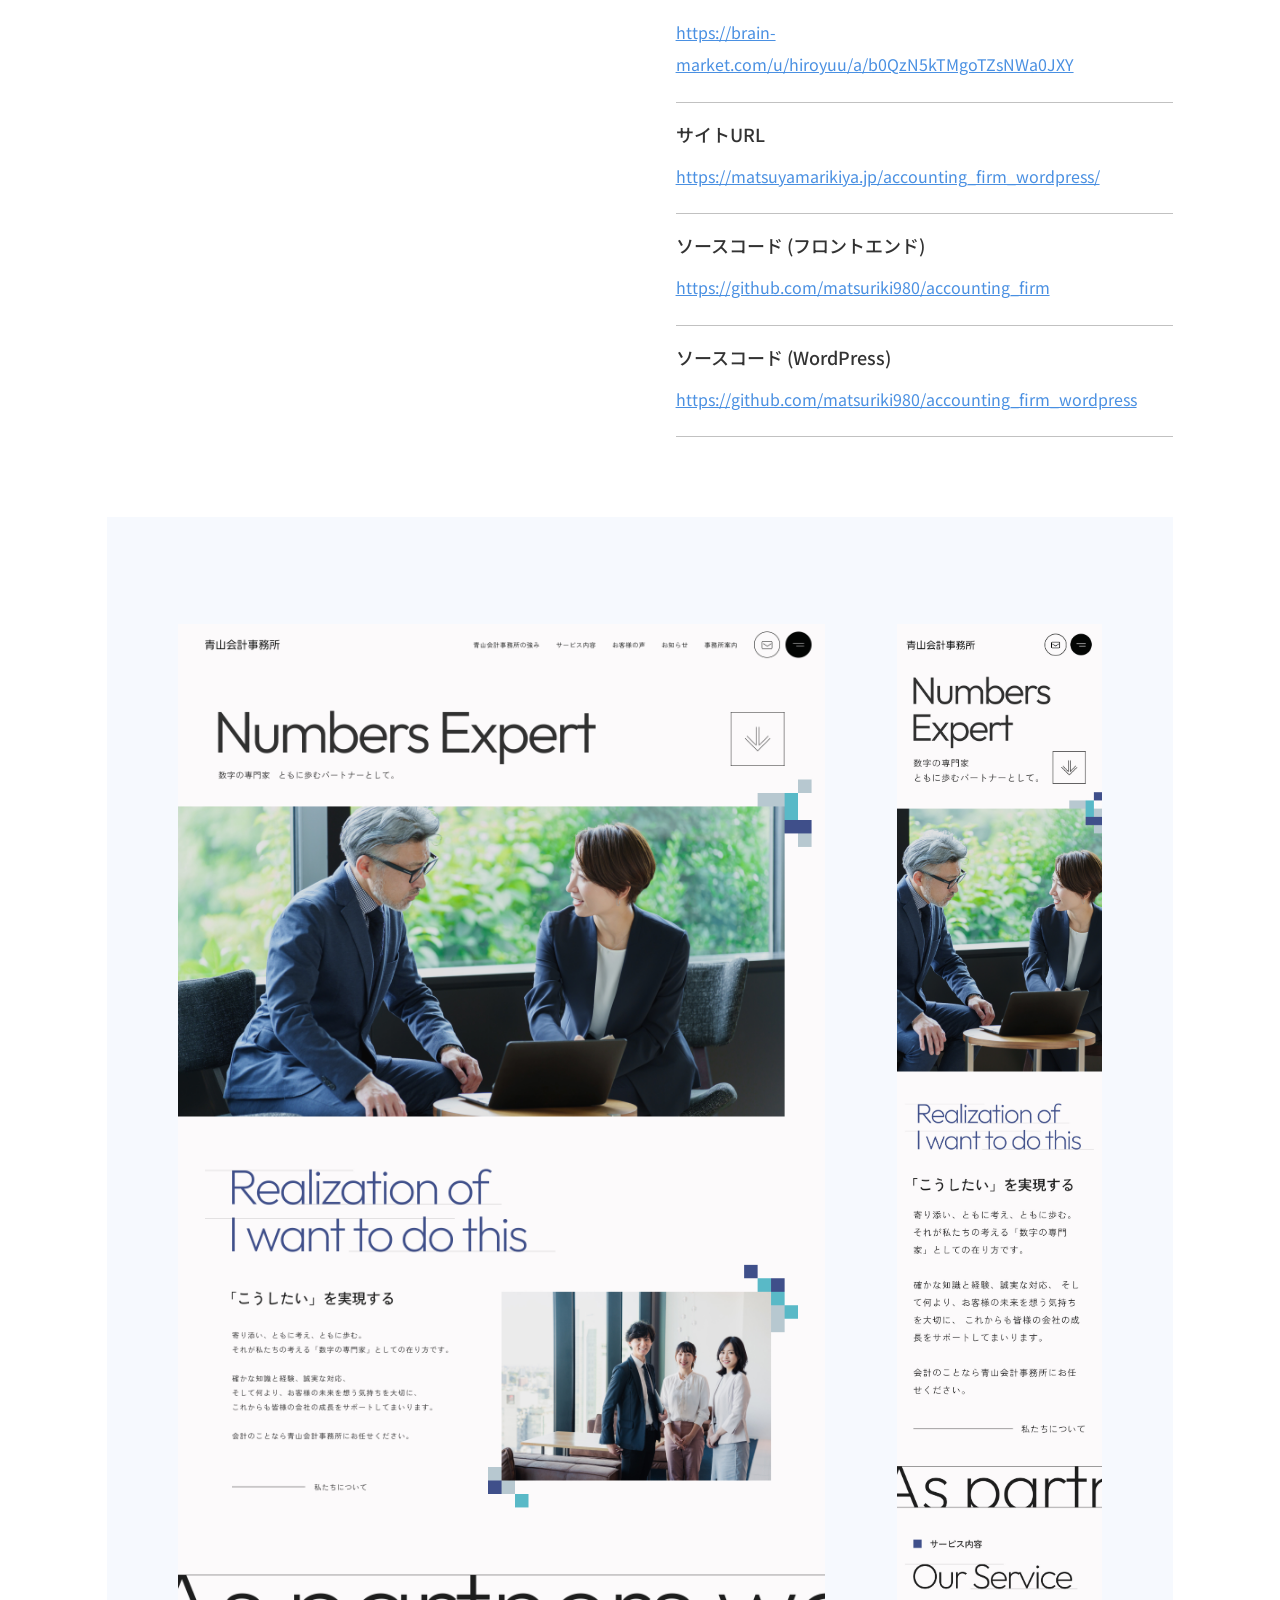
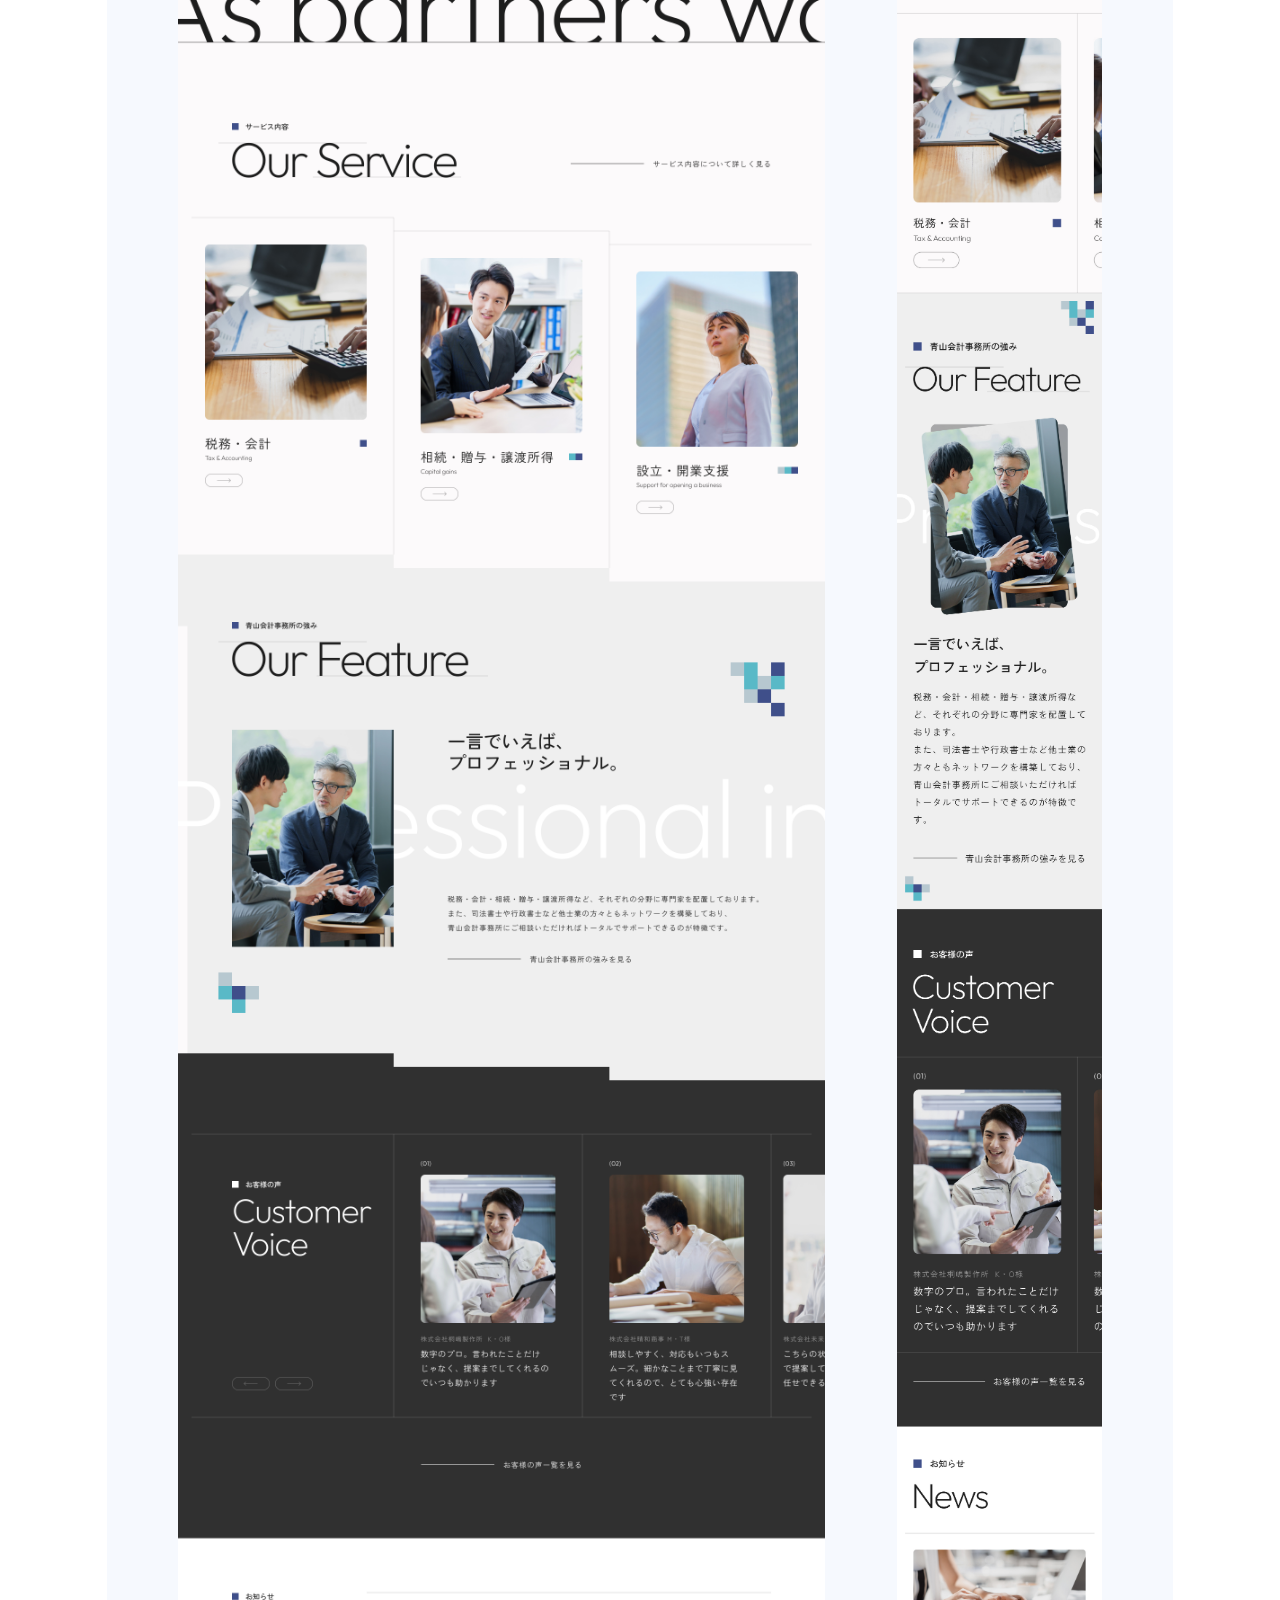
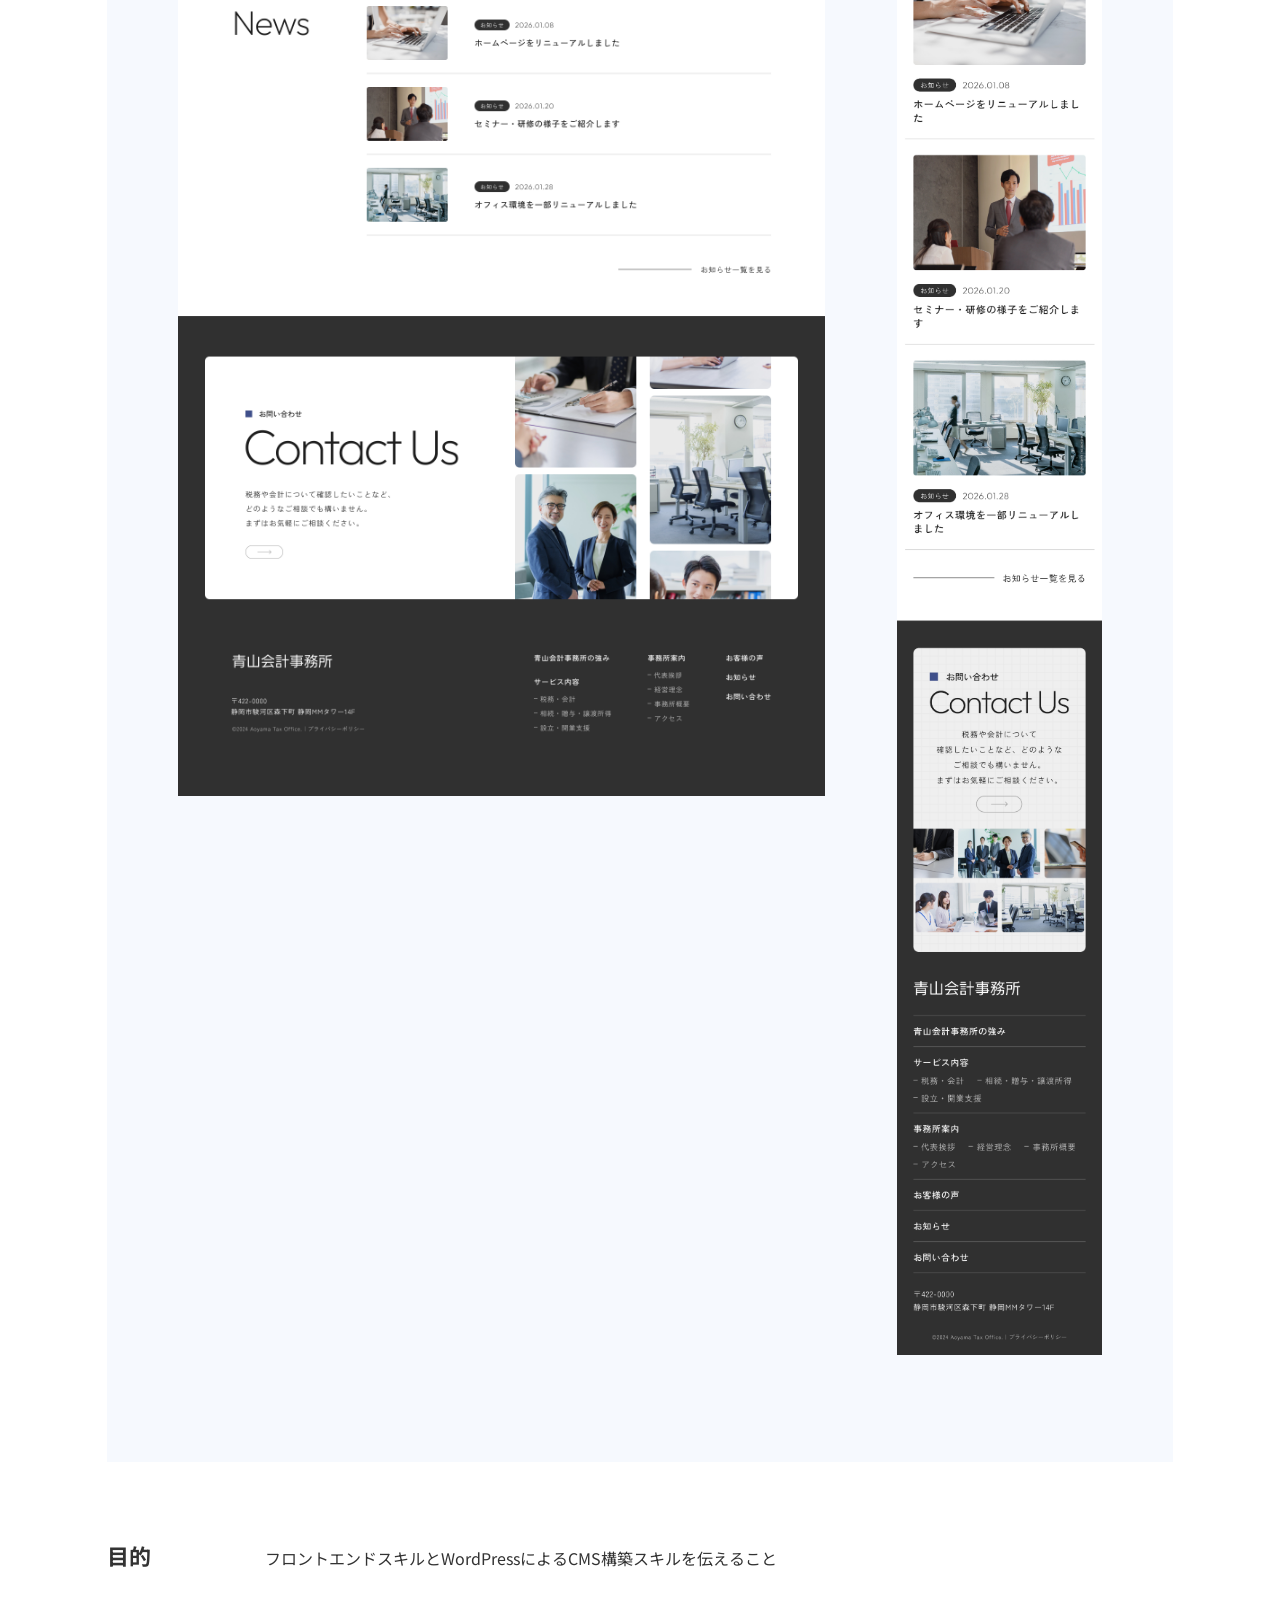
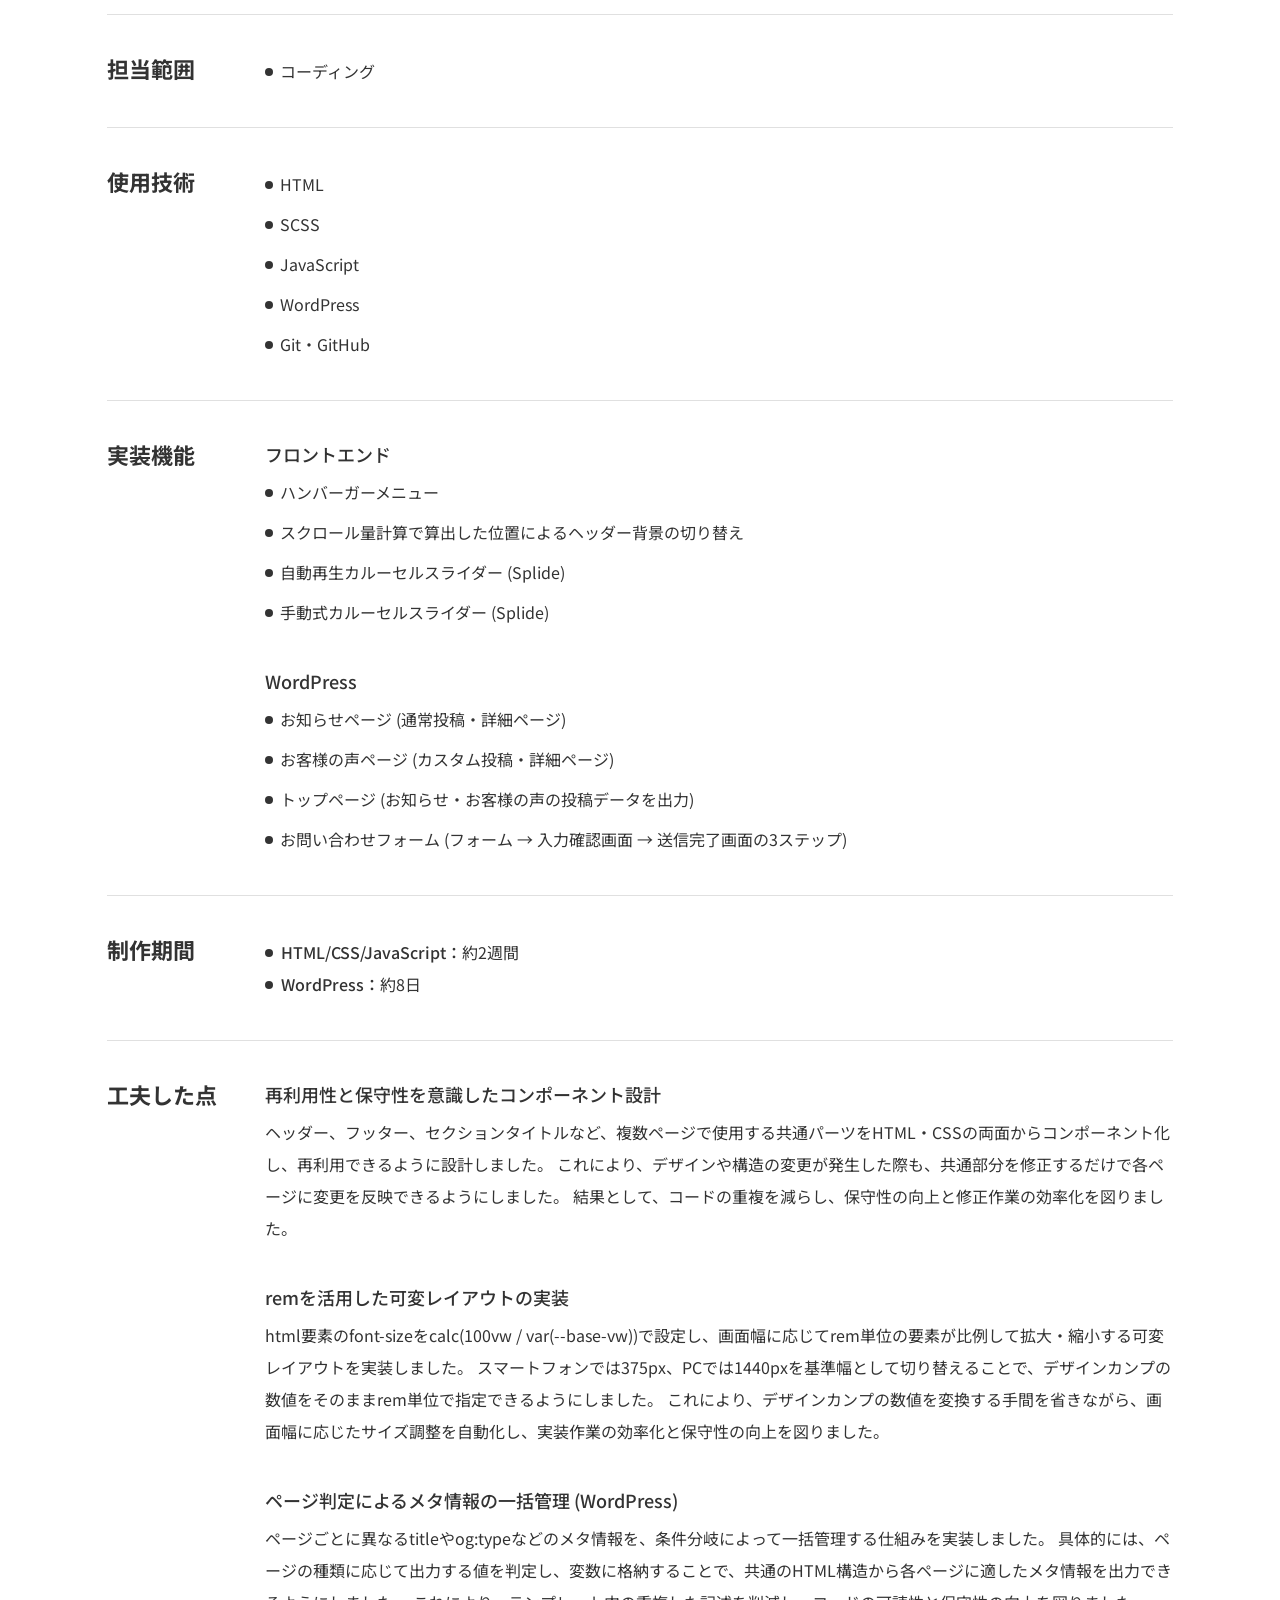
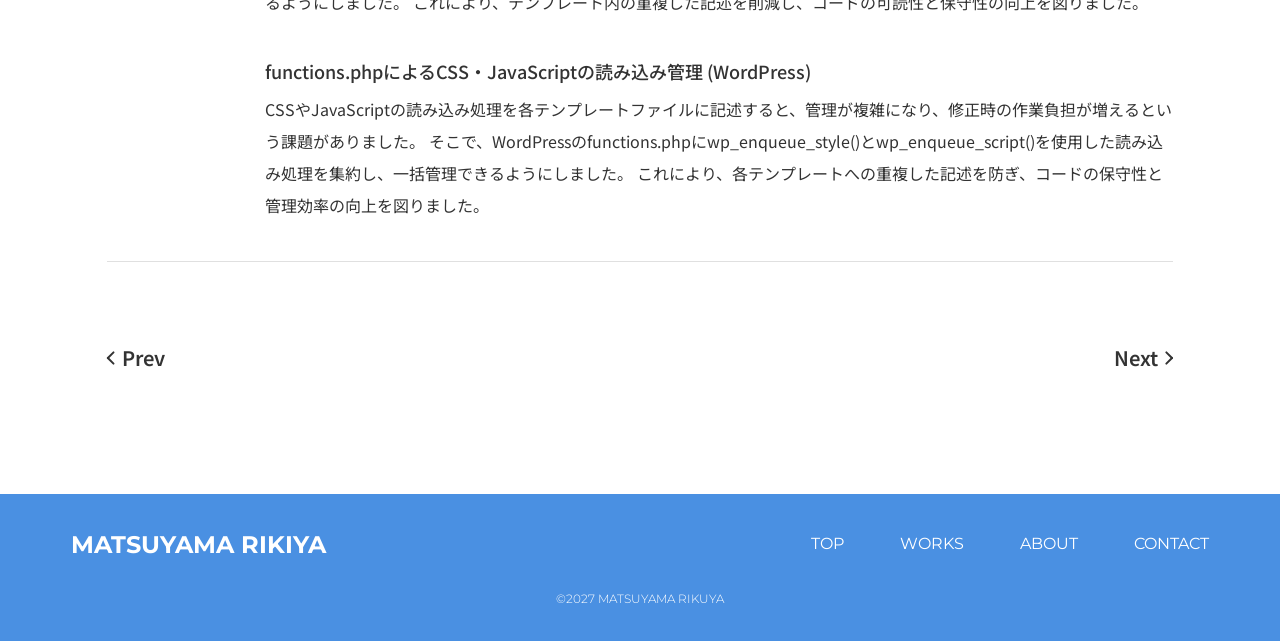
<file: works/detail/index.html>
<!DOCTYPE html>
<html lang="ja">

<head>
    <meta charset="UTF-8">
    <meta name="viewport" content="width=device-width, initial-scale=1.0">
    <title>架空コーポレートサイト | ポートフォリオ</title>

    <!-- OGP設定 -->
    <meta property="og:url" content="https://matsuyamarikiya.jp/my_portfolio/works/detail/">
    <meta property="og:type" content="article">
    <meta property="og:title" content="架空コーポレートサイト | ポートフォリオ">
    <meta property="og:description" content="未経験からWebコーダーを目指す松山里貴弥のポートフォリオサイトです。これまでに制作したWebサイトや、学習中のスキルなどを紹介しています。">
    <meta property="og:site_name" content="松山里貴弥のポートフォリオ">

    <!-- google fonts -->
    <link rel="preconnect" href="https://fonts.googleapis.com">
    <link rel="preconnect" href="https://fonts.gstatic.com" crossorigin>
    <link
        href="https://fonts.googleapis.com/css2?family=Montserrat:ital,wght@0,100..900;1,100..900&family=Noto+Sans+JP:wght@100..900&display=swap"
        rel="stylesheet">

    <!-- css -->
    <link rel="stylesheet" href="../../assets/css/style.css">
</head>

<body>

    <!-- header -->
    <header class="l-header js-header">
        <div class="l-header__inner">
            <div class="l-header__logo">
                <a href="../../" class="u-link">matsuyama rikiya</a>
            </div>

            <nav class="l-header__nav">
                <ul class="l-header__nav-list">
                    <li class="l-header__nav-item"><a href="../../">top</a></li>
                    <li class="l-header__nav-item"><a href="../../works/">works</a></li>
                    <li class="l-header__nav-item"><a href="../../about/">about</a></li>
                    <li class="l-header__nav-item l-header__nav-item--contact"><a href="../../contact/">contact</a></li>
                </ul>
            </nav>

            <button class="l-header__hamburger js-hamburger__btn" aria-label="メニューを開く">
                <span></span>
                <span></span>
                <span></span>
            </button>
        </div>
    </header>

    <!-- hamburger-menu -->
    <nav class="l-hamburger-menu js-hamburger-menu u-pc-hidden u-pi" aria-label="ハンバーガーメニュー">
        <ul class="l-hamburger-menu__list">
            <li class="l-hamburger-menu__item"><a href="../../">top</a></li>
            <li class="l-hamburger-menu__item"><a href="../../works/">works</a></li>
            <li class="l-hamburger-menu__item"><a href="../../about/">about</a></li>
            <li class="l-hamburger-menu__item"><a href="../../contact/">contact</a></li>
        </ul>
    </nav>

    <main>

        <!-- fv -->
        <div class="fv-sub-page">
            <div class="fv-sub-page__inner">
                <div class="fv-sub-page__title-wrapper">
                    <p class="fv-sub-page__title-en">works</p>
                    <p class="fv-sub-page__title-ja">制作物</p>
                </div>
            </div>
        </div>

        <!-- works-detail -->
        <div class="p-works-detail js-header__scroll-trigger">
            <div class="p-works-detail__inner u-wrapper">

                <!-- article -->
                <article class="p-works-detail__article">
                    <header class="p-works-detail__head">
                        <h1 class="p-works-detail__title">架空コーポレートサイト</h1>
                        <div class="p-works-detail__info">
                            <p class="p-works-detail__category">自主制作</p>
                            <p class="p-works-detail__responsibility">coding</p>
                        </div>
                    </header>

                    <!-- figure -->
                    <figure>
                        <img src="../../assets/img/works_01.jpg" alt="制作物のキャプション画像です" width="280" height="186">
                    </figure>

                    <!-- content -->
                    <div class="p-works-detail__content">
                        <p class="p-works-detail__text">
                            HTML・CSS・JavaScript・WordPressのスキルを証明することを目的に制作した、
                            架空の会計事務所「青山会計事務所」のWebサイトです。
                        </p>

                        <dl>
                            <div class="p-works-detail__item">
                                <dt>制作日</dt>
                                <dd>2026.09 ~ 2026.10</dd>
                            </div>
                            <div class="p-works-detail__item">
                                <dt>デザインカンプ 提供元</dt>
                                <dd>
                                    <a class="u-link"
                                        href="https://brain-market.com/u/hiroyuu/a/b0QzN5kTMgoTZsNWa0JXY">https://brain-market.com/u/hiroyuu/a/b0QzN5kTMgoTZsNWa0JXY</a>
                                </dd>
                            </div>
                            <div class="p-works-detail__item">
                                <dt>サイトURL</dt>
                                <dd><a class="u-link"
                                        href="https://matsuyamarikiya.jp/accounting_firm_wordpress/">https://matsuyamarikiya.jp/accounting_firm_wordpress/</a>
                                </dd>
                            </div>
                            <div class="p-works-detail__item">
                                <dt>ソースコード (フロントエンド)</dt>
                                <dd><a class="u-link"
                                        href="https://github.com/matsuriki980/accounting_firm">https://github.com/matsuriki980/accounting_firm</a>
                                </dd>
                            </div>
                            <div class="p-works-detail__item">
                                <dt>ソースコード (WordPress)</dt>
                                <dd><a class="u-link"
                                        href="https://github.com/matsuriki980/accounting_firm_wordpress">https://github.com/matsuriki980/accounting_firm_wordpress</a>
                                </dd>
                            </div>
                        </dl>
                    </div>

                    <!-- sample -->
                    <div class="p-works-detail__sample-imgs-wrapper">
                        <div class="p-works-detail__sample-imgs-btns-wrapper u-pc-hidden">
                            <div class="p-works-detail__sample-imgs-btns u-pc-hidden">
                                <button class="p-works-detail__sample-imgs-btn is-active" data-tab="pc">pc</button>
                                <button class="p-works-detail__sample-imgs-btn" data-tab="sp">sp</button>
                            </div>
                        </div>

                        <div class="p-works-detail__sample-imgs">
                            <img src="../../assets/img/works_01_sample.jpg" alt="pc版 デザインカンプ" data-img="pc">
                            <img class="u-sp-hidden" src="../../assets/img/works_01_sample_sp.jpg" alt="sp版 デザインカンプ"
                                data-img="sp">
                        </div>
                    </div>

                    <!-- explanation -->
                    <div class="p-works-detail__explanation-list">

                        <!-- 目的 -->
                        <dl class="p-works-detail__explanation-item">
                            <dt class="p-works-detail__explanation-item-title">目的</dt>
                            <dd class="p-works-detail__explanation-item-description">
                                フロントエンドスキルとWordPressによるCMS構築スキルを伝えること
                            </dd>
                        </dl>

                        <!-- 担当範囲 -->
                        <dl class="p-works-detail__explanation-item">
                            <dt class="p-works-detail__explanation-item-title">担当範囲</dt>
                            <dd class="p-works-detail__explanation-item-description">
                                <ul class="p-works-detail__explanation-item-list">
                                    <li class="p-works-detail__explanation-item-list-item">コーディング</li>
                                </ul>
                            </dd>
                        </dl>

                        <!-- 使用技術 -->
                        <dl class="p-works-detail__explanation-item">
                            <dt class="p-works-detail__explanation-item-title">使用技術</dt>
                            <dd class="p-works-detail__explanation-item-description">
                                <ul class="p-works-detail__explanation-item-list">
                                    <li class="p-works-detail__explanation-item-list-item">HTML</li>
                                    <li class="p-works-detail__explanation-item-list-item">SCSS</li>
                                    <li class="p-works-detail__explanation-item-list-item">JavaScript</li>
                                    <li class="p-works-detail__explanation-item-list-item">WordPress</li>
                                    <li class="p-works-detail__explanation-item-list-item">Git・GitHub</li>
                                </ul>
                            </dd>
                        </dl>

                        <!-- 実装機能 -->
                        <dl class="p-works-detail__explanation-item p-works-detail__explanation-item--design">
                            <dt class="p-works-detail__explanation-item-title">実装機能</dt>
                            <dd class="p-works-detail__explanation-item-description">
                                <dl class="p-works-detail__description-list">

                                    <!-- フロントエンド -->
                                    <div class="p-works-detail__description-group">
                                        <dt class="p-works-detail__description-title">フロントエンド</dt>
                                        <dd class="p-works-detail__explanation-item-description">
                                            <ul class="p-works-detail__explanation-item-list">
                                                <li class="p-works-detail__explanation-item-list-item">ハンバーガーメニュー</li>
                                                <li class="p-works-detail__explanation-item-list-item">
                                                    スクロール量計算で算出した位置によるヘッダー背景の切り替え
                                                </li>
                                                <li class="p-works-detail__explanation-item-list-item">自動再生カルーセルスライダー (Splide)
                                                </li>
                                                <li class="p-works-detail__explanation-item-list-item">手動式カルーセルスライダー (Splide)
                                                </li>
                                            </ul>
                                        </dd>
                                    </div>

                                    <!-- WordPress -->
                                    <div class="p-works-detail__description-group">
                                        <dt class="p-works-detail__description-title">WordPress</dt>
                                        <dd class="p-works-detail__explanation-item-description">
                                            <ul class="p-works-detail__explanation-item-list">
                                                <li class="p-works-detail__explanation-item-list-item">お知らせページ
                                                    (通常投稿・詳細ページ)</li>
                                                <li class="p-works-detail__explanation-item-list-item">
                                                    お客様の声ページ (カスタム投稿・詳細ページ)
                                                </li>
                                                <li class="p-works-detail__explanation-item-list-item">トップページ
                                                    (お知らせ・お客様の声の投稿データを出力)
                                                </li>
                                                <li class="p-works-detail__explanation-item-list-item">お問い合わせフォーム (フォーム
                                                    → 入力確認画面 → 送信完了画面の3ステップ)
                                                </li>
                                            </ul>
                                        </dd>
                                    </div>
                                </dl>
                            </dd>
                        </dl>

                        <!-- 制作期間 -->
                        <dl class="p-works-detail__explanation-item">
                            <dt class="p-works-detail__explanation-item-title">制作期間</dt>
                            <dd class="p-works-detail__explanation-item-description">
                                <dl class="p-works-detail__description-list p-works-detail__description-list--period">
                                    <div
                                        class="p-works-detail__description-group p-works-detail__description-group--period">
                                        <dt class="p-works-detail__description-title">HTML/CSS/JavaScript：</dt>
                                        <dd class="p-works-detail__description-text">約2週間</dd>
                                    </div>
                                    <div
                                        class="p-works-detail__description-group p-works-detail__description-group--period">
                                        <dt class="p-works-detail__description-title">WordPress：</dt>
                                        <dd class="p-works-detail__description-text">約8日</dd>
                                    </div>
                                </dl>
                            </dd>
                        </dl>

                        <!-- 工夫した点 -->
                        <dl class="p-works-detail__explanation-item p-works-detail__explanation-item--point">
                            <dt class="p-works-detail__explanation-item-title">工夫した点</dt>
                            <dd class="p-works-detail__explanation-item-description">
                                <dl class="p-works-detail__description-list">
                                    <div class="p-works-detail__description-group">
                                        <dt class="p-works-detail__description-title">
                                            再利用性と保守性を意識したコンポーネント設計
                                        </dt>
                                        <dd class="p-works-detail__description-text">
                                            <span>ヘッダー、フッター、セクションタイトルなど、複数ページで使用する共通パーツをHTML・CSSの両面からコンポーネント化し、再利用できるように設計しました。</span>
                                            <span>これにより、デザインや構造の変更が発生した際も、共通部分を修正するだけで各ページに変更を反映できるようにしました。</span>
                                            <span>結果として、コードの重複を減らし、保守性の向上と修正作業の効率化を図りました。</span>
                                        </dd>
                                    </div>
                                    <div class="p-works-detail__description-group">
                                        <dt class="p-works-detail__description-title">
                                            remを活用した可変レイアウトの実装
                                        </dt>
                                        <dd class="p-works-detail__description-text">
                                            <span>html要素のfont-sizeをcalc(100vw /
                                                var(--base-vw))で設定し、画面幅に応じてrem単位の要素が比例して拡大・縮小する可変レイアウトを実装しました。</span>
                                            <span>スマートフォンでは375px、PCでは1440pxを基準幅として切り替えることで、デザインカンプの数値をそのままrem単位で指定できるようにしました。</span>
                                            <span>これにより、デザインカンプの数値を変換する手間を省きながら、画面幅に応じたサイズ調整を自動化し、実装作業の効率化と保守性の向上を図りました。</span>
                                        </dd>
                                    </div>
                                    <div class="p-works-detail__description-group">
                                        <dt class="p-works-detail__description-title">
                                            ページ判定によるメタ情報の一括管理 (WordPress)
                                        </dt>
                                        <dd class="p-works-detail__description-text">
                                            <span>ページごとに異なるtitleやog:typeなどのメタ情報を、条件分岐によって一括管理する仕組みを実装しました。</span>
                                            <span>具体的には、ページの種類に応じて出力する値を判定し、変数に格納することで、共通のHTML構造から各ページに適したメタ情報を出力できるようにしました。</span>
                                            <span>これにより、テンプレート内の重複した記述を削減し、コードの可読性と保守性の向上を図りました。</span>
                                        </dd>
                                    </div>
                                    <div class="p-works-detail__description-group">
                                        <dt class="p-works-detail__description-title">
                                            functions.phpによるCSS・JavaScriptの読み込み管理 (WordPress)
                                        </dt>
                                        <dd class="p-works-detail__description-text">
                                            <span>CSSやJavaScriptの読み込み処理を各テンプレートファイルに記述すると、管理が複雑になり、修正時の作業負担が増えるという課題がありました。</span>
                                            <span>そこで、WordPressのfunctions.phpにwp_enqueue_style()とwp_enqueue_script()を使用した読み込み処理を集約し、一括管理できるようにしました。</span>
                                            <span>これにより、各テンプレートへの重複した記述を防ぎ、コードの保守性と管理効率の向上を図りました。</span>
                                        </dd>
                                    </div>
                                </dl>
                            </dd>
                        </dl>

                    </div>
                </article>

                <!-- pagination  -->
                <div class="p-works-detail__pagination">
                    <a href="../detail3/"
                        class="p-works-detail__pagination-btn p-works-detail__pagination-btn--prev">prev<span
                            class="p-works-detail__pagination-arrow"></span></a>
                    <a href="../detail2/" class="p-works-detail__pagination-btn">next<span
                            class="p-works-detail__pagination-arrow"></span></a>
                </div>
            </div>
        </div>

    </main>

    <!-- footer -->
    <footer class="l-footer">
        <div class="l-footer__inner">
            <div class="l-footer__logo">
                matsuyama rikiya
            </div>

            <nav class="l-footer__nav" aria-label="フッターナビゲーション">
                <ul class="l-footer__list">
                    <li class="l-footer__item"><a class="u-link" href="../../">top</a></li>
                    <li class="l-footer__item"><a class="u-link" href="../../works/">works</a></li>
                    <li class="l-footer__item"><a class="u-link" href="../../about/">about</a></li>
                    <li class="l-footer__item"><a class="u-link" href="../../contact/">contact</a></li>
                </ul>
            </nav>

            <p class="l-footer__copyright">©2027 MATSUYAMA RIKUYA</p>
        </div>
    </footer>


    <script src="../../assets/js/main.js" type="module"></script>
</body>

</html>
</file>
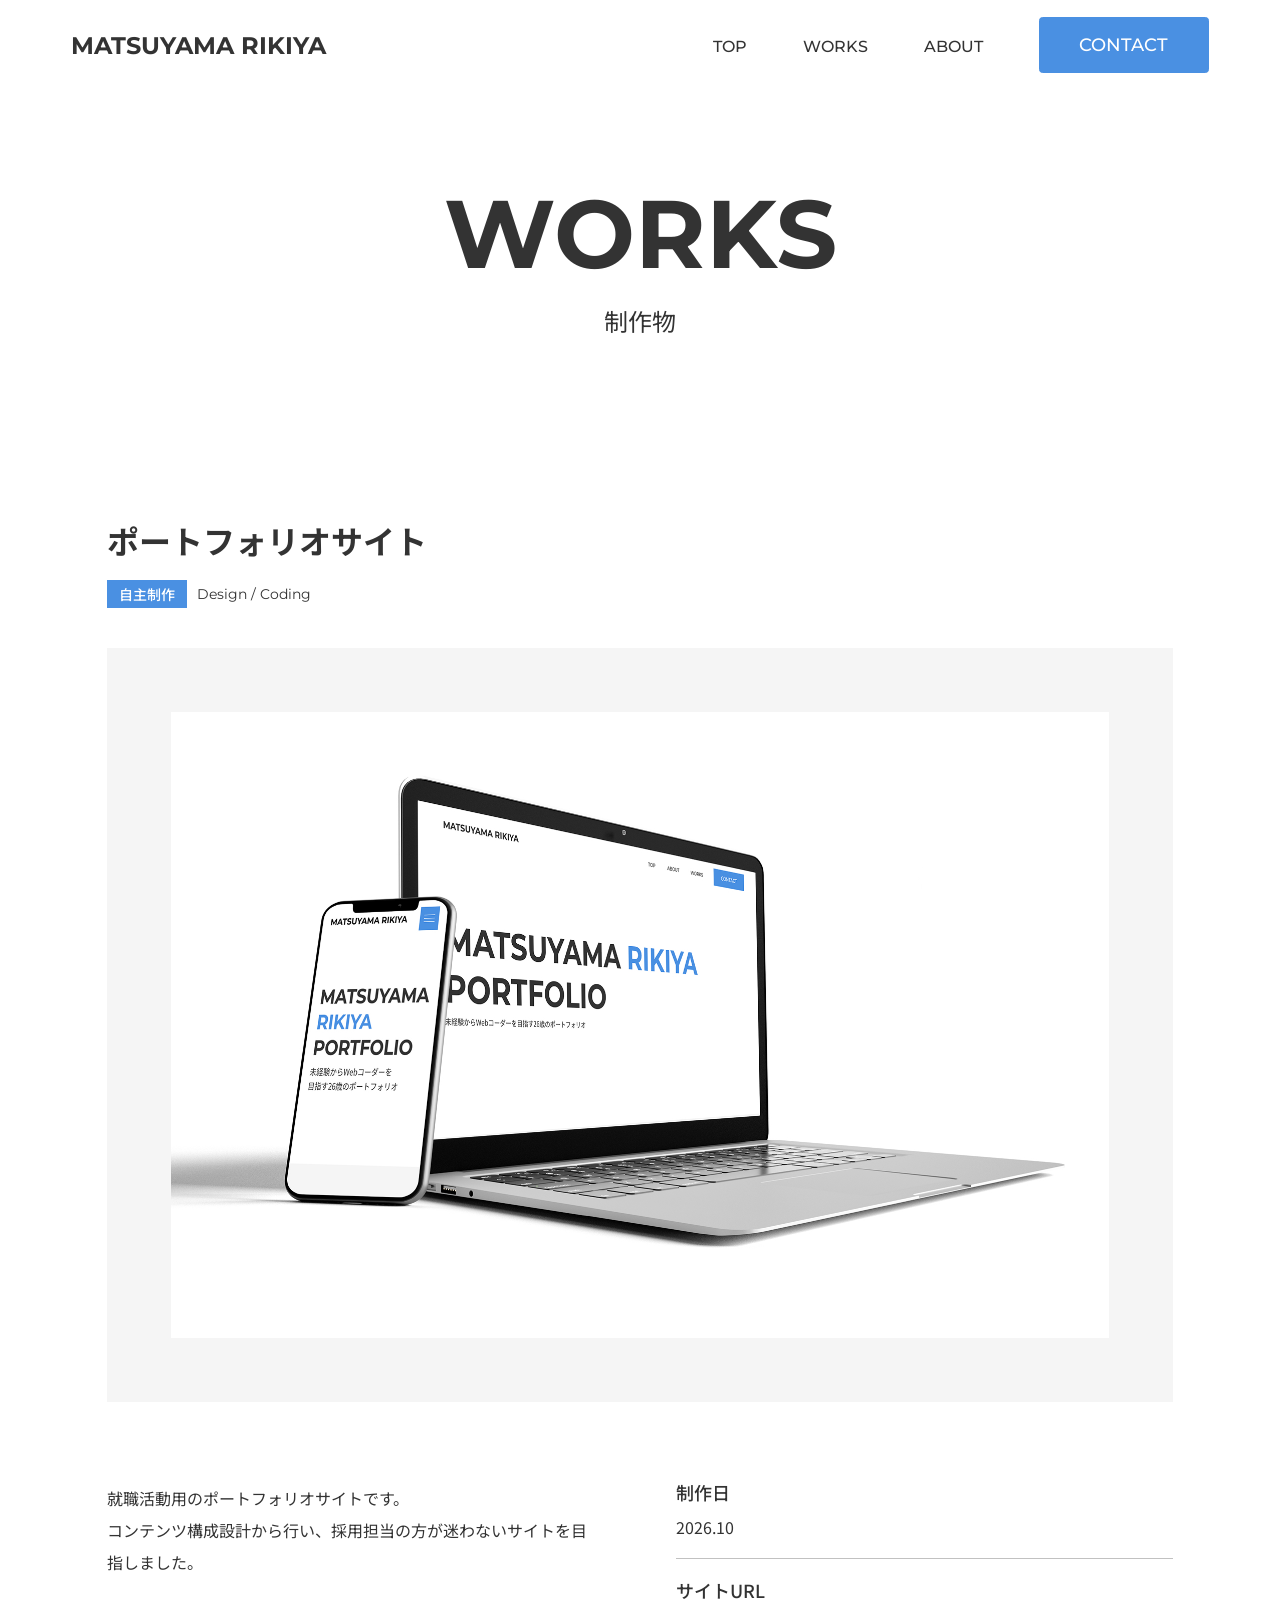
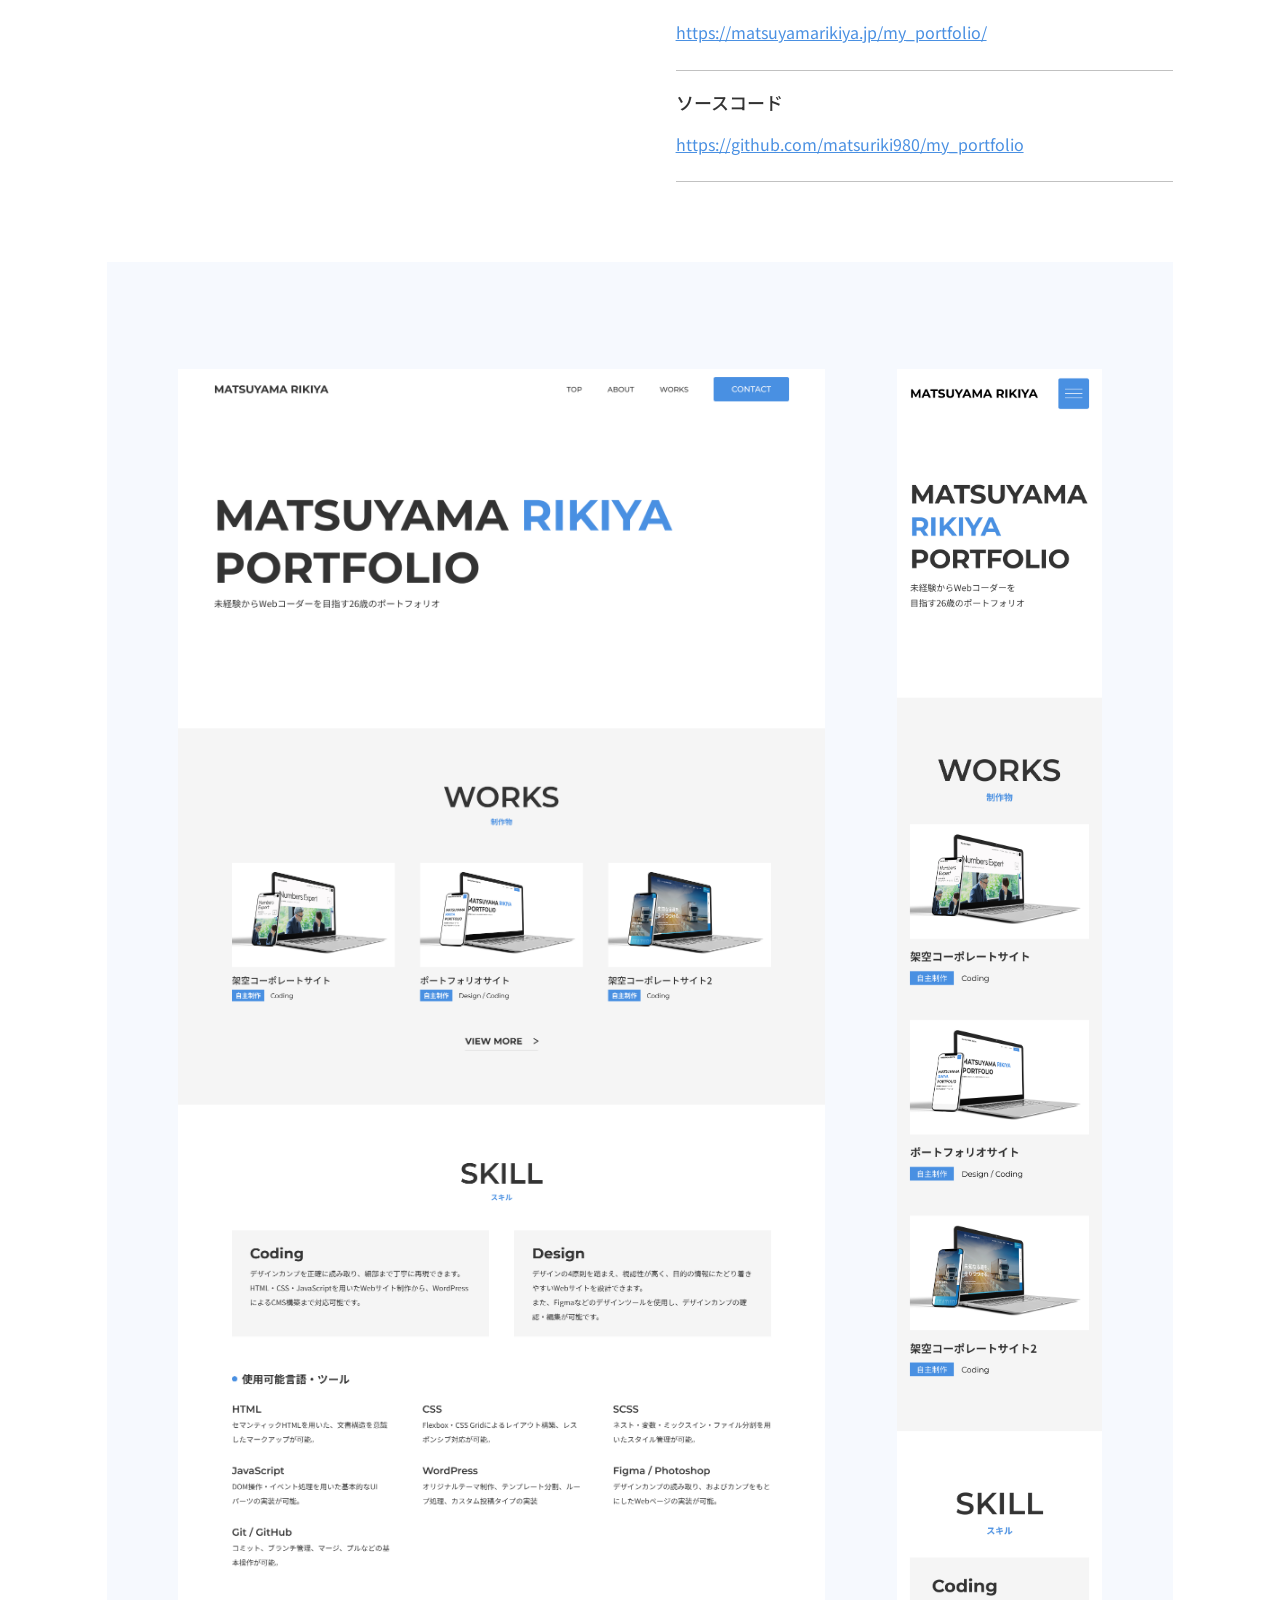
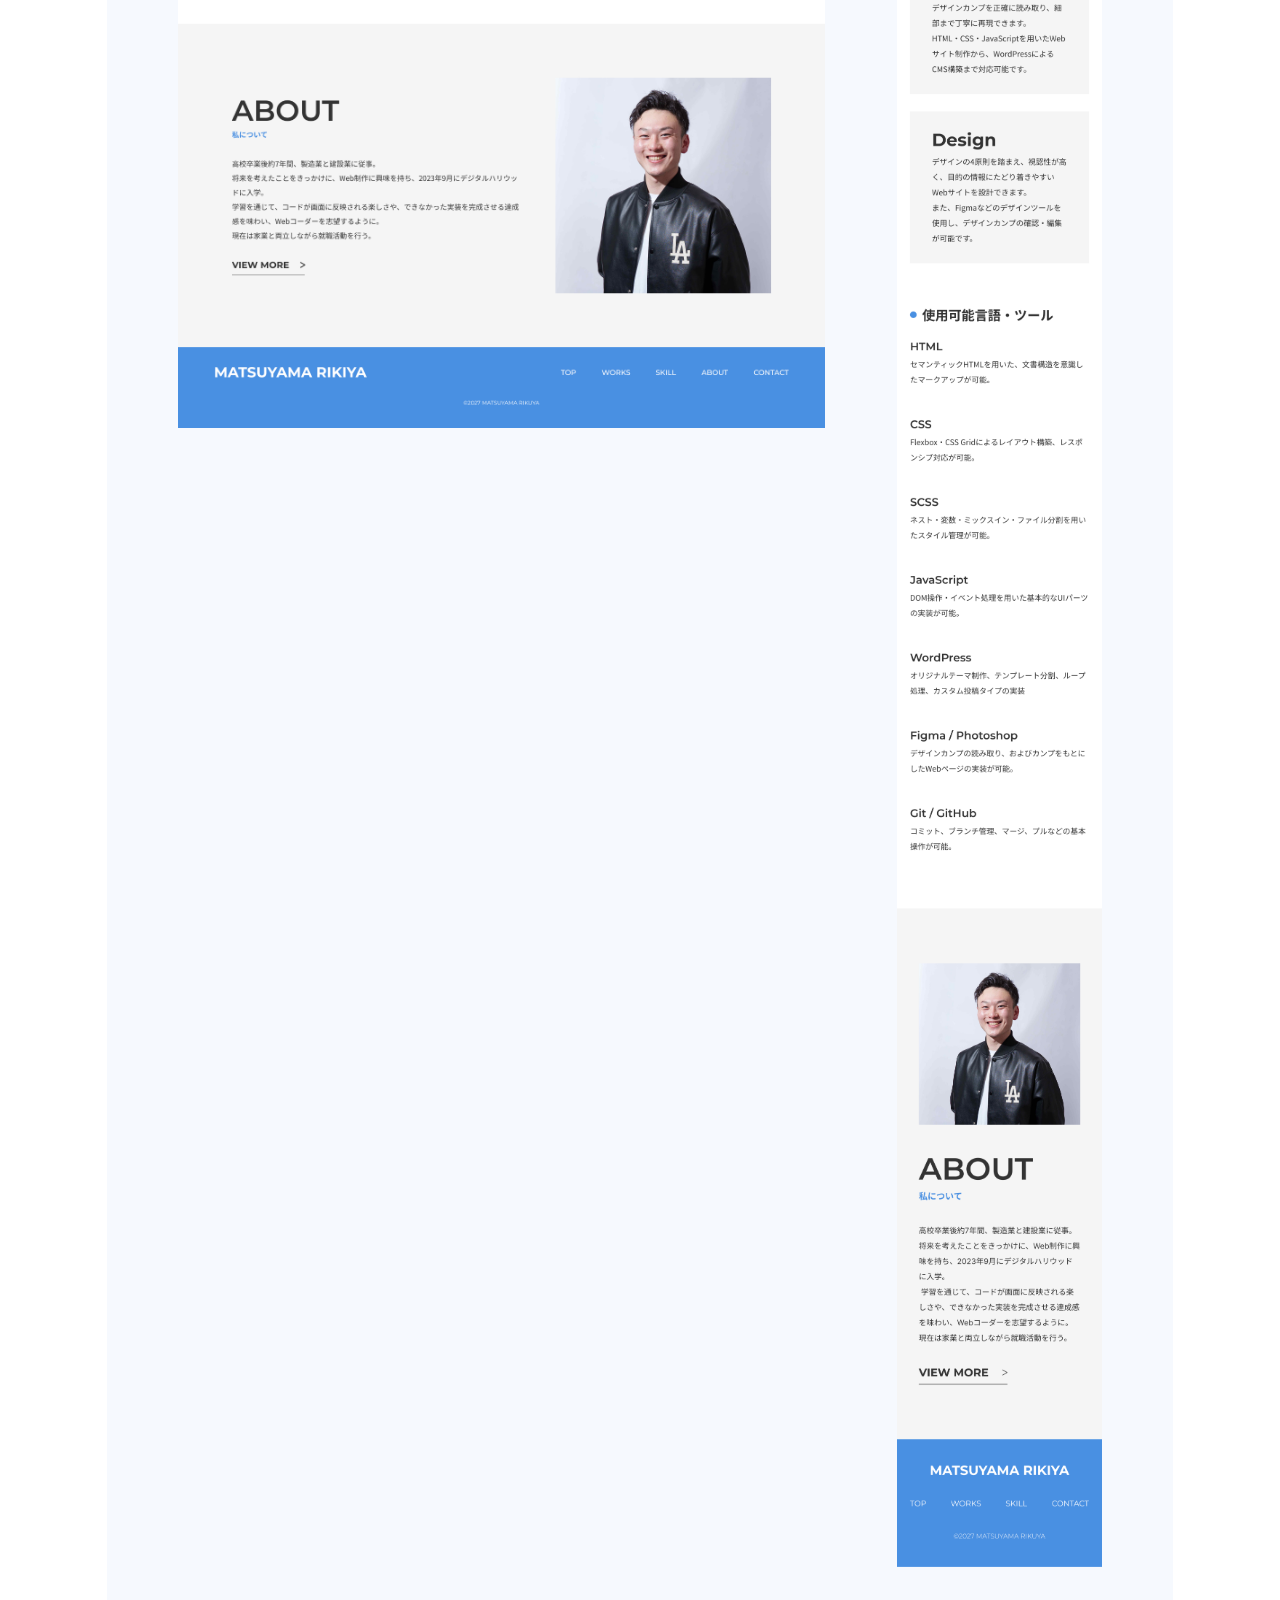
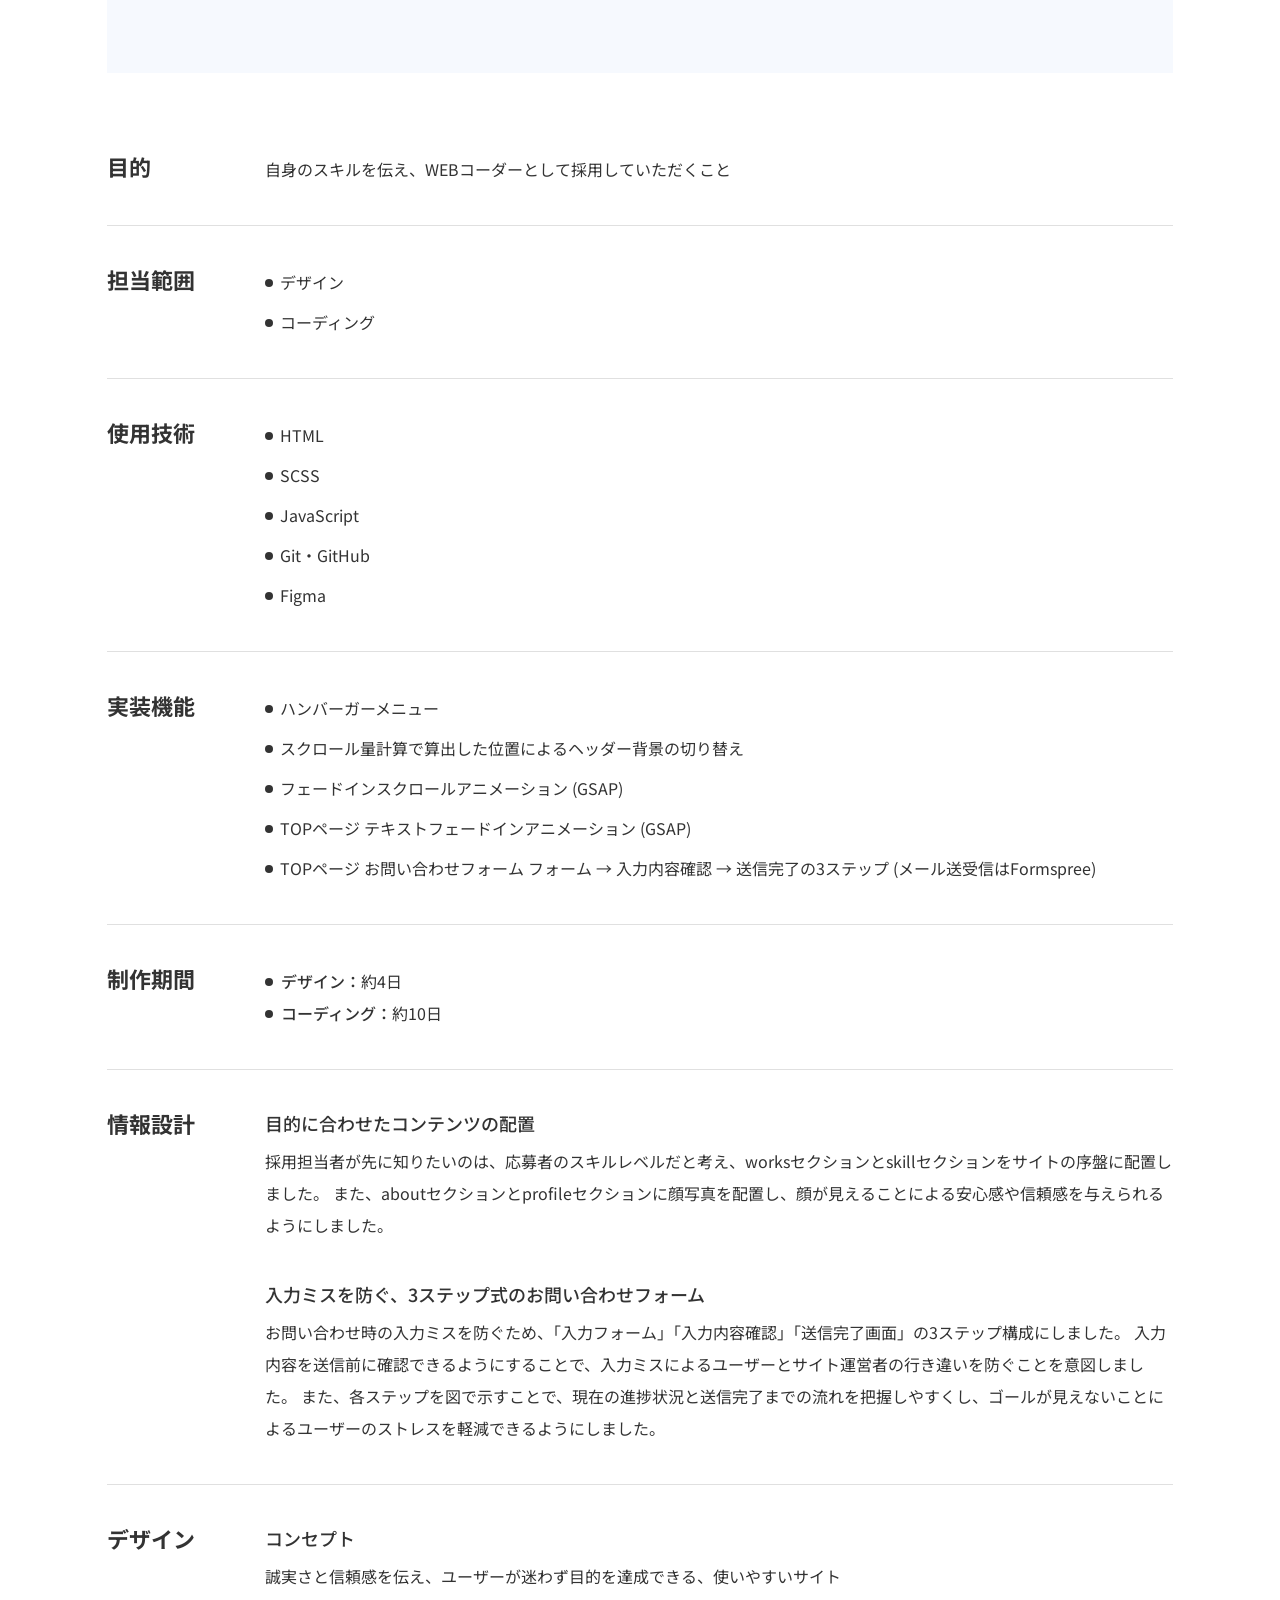
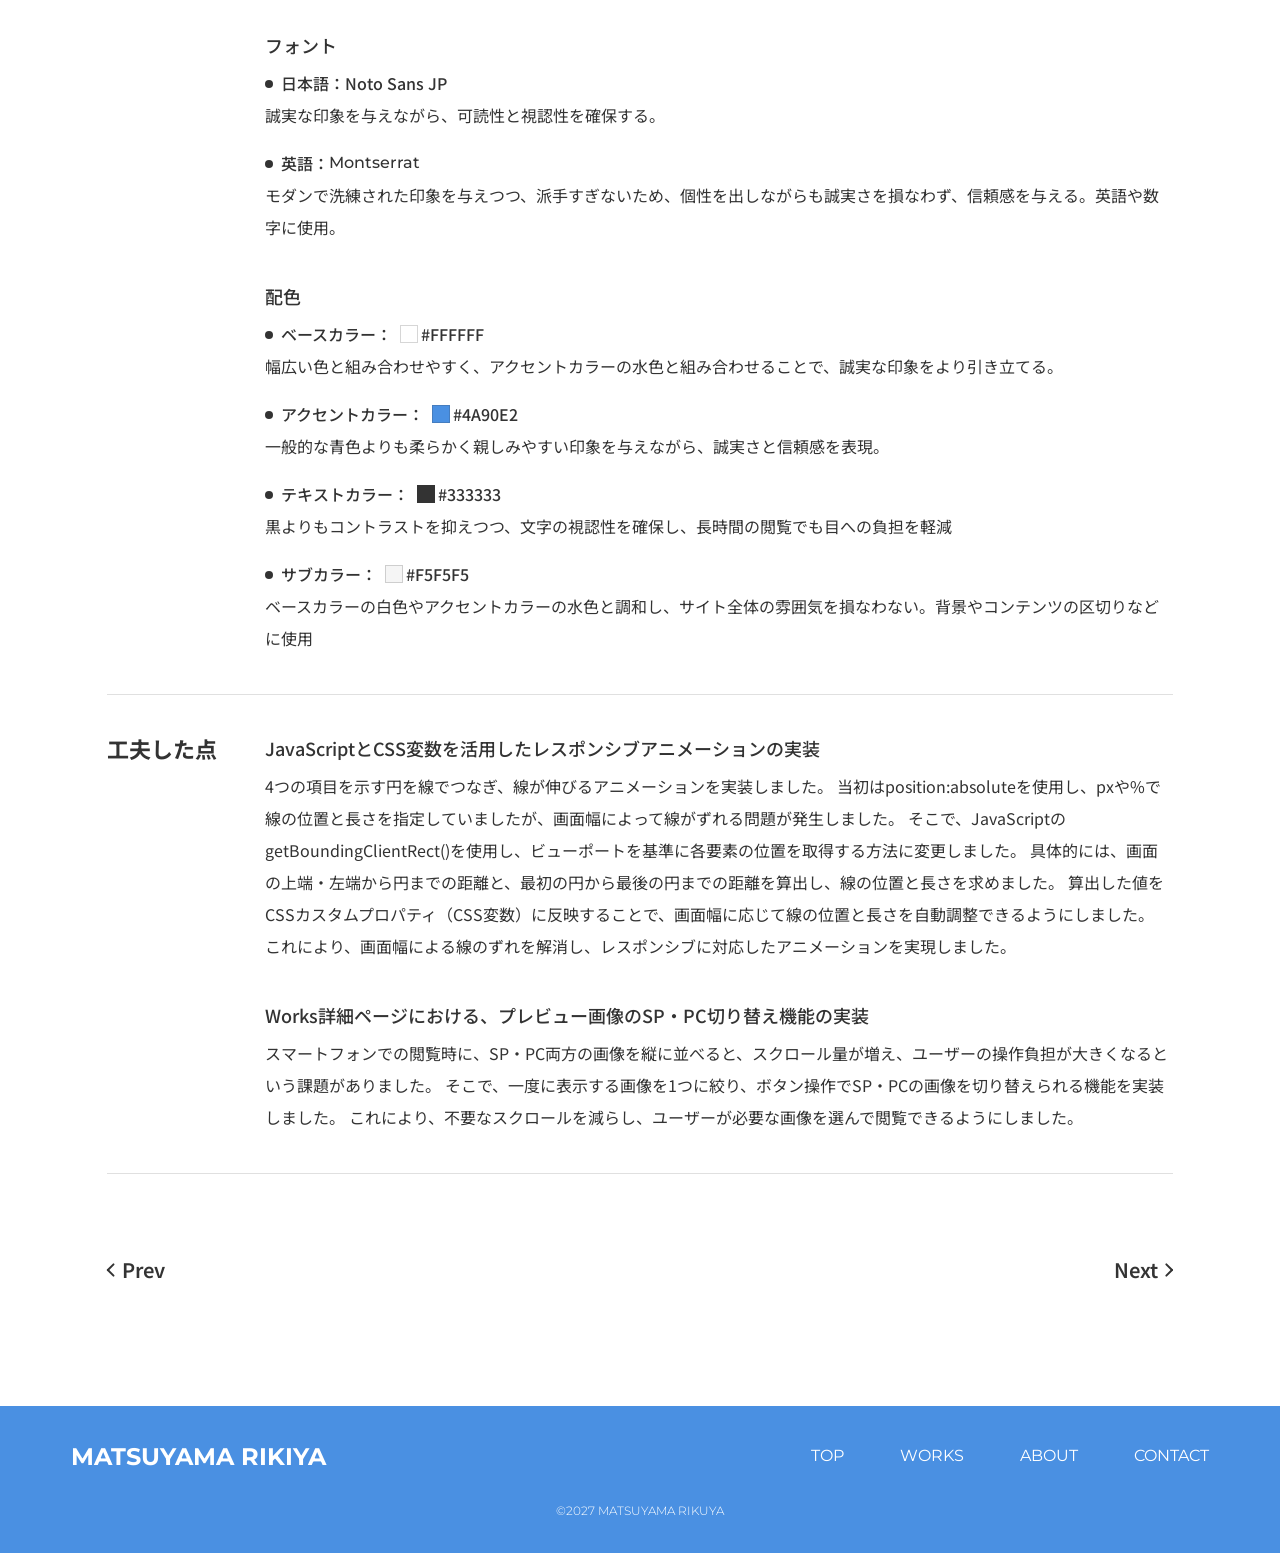
<file: works/detail2/index.html>
<!DOCTYPE html>
<html lang="ja">

<head>
    <meta charset="UTF-8">
    <meta name="viewport" content="width=device-width, initial-scale=1.0">
    <title>ポートフォリオサイト | ポートフォリオ</title>

    <!-- OGP設定 -->
    <meta property="og:url" content="https://matsuyamarikiya.jp/my_portfolio/works/detail2/">
    <meta property="og:type" content="article">
    <meta property="og:title" content="ポートフォリオサイト | ポートフォリオ">
    <meta property="og:description" content="未経験からWebコーダーを目指す松山里貴弥のポートフォリオサイトです。これまでに制作したWebサイトや、学習中のスキルなどを紹介しています。">
    <meta property="og:site_name" content="松山里貴弥のポートフォリオ">

    <!-- google fonts -->
    <link rel="preconnect" href="https://fonts.googleapis.com">
    <link rel="preconnect" href="https://fonts.gstatic.com" crossorigin>
    <link
        href="https://fonts.googleapis.com/css2?family=Montserrat:ital,wght@0,100..900;1,100..900&family=Noto+Sans+JP:wght@100..900&display=swap"
        rel="stylesheet">

    <!-- css -->
    <link rel="stylesheet" href="../../assets/css/style.css">
</head>

<body>

    <!-- header -->
    <header class="l-header js-header">
        <div class="l-header__inner">
            <div class="l-header__logo">
                <a href="../../" class="u-link">matsuyama rikiya</a>
            </div>

            <nav class="l-header__nav">
                <ul class="l-header__nav-list">
                    <li class="l-header__nav-item"><a href="../../">top</a></li>
                    <li class="l-header__nav-item"><a href="../../works/">works</a></li>
                    <li class="l-header__nav-item"><a href="../../about/">about</a></li>
                    <li class="l-header__nav-item l-header__nav-item--contact"><a href="../../contact/">contact</a></li>
                </ul>
            </nav>

            <button class="l-header__hamburger js-hamburger__btn" aria-label="メニューを開く">
                <span></span>
                <span></span>
                <span></span>
            </button>
        </div>
    </header>

    <!-- hamburger-menu -->
    <nav class="l-hamburger-menu js-hamburger-menu u-pc-hidden u-pi" aria-label="ハンバーガーメニュー">
        <ul class="l-hamburger-menu__list">
            <li class="l-hamburger-menu__item"><a href="../../">top</a></li>
            <li class="l-hamburger-menu__item"><a href="../../works/">works</a></li>
            <li class="l-hamburger-menu__item"><a href="../../about/">about</a></li>
            <li class="l-hamburger-menu__item"><a href="../../contact/">contact</a></li>
        </ul>
    </nav>

    <main>

        <!-- fv -->
        <div class="fv-sub-page">
            <div class="fv-sub-page__inner">
                <div class="fv-sub-page__title-wrapper">
                    <p class="fv-sub-page__title-en">works</p>
                    <p class="fv-sub-page__title-ja">制作物</p>
                </div>
            </div>
        </div>

        <!-- works-detail -->
        <div class="p-works-detail js-header__scroll-trigger">
            <div class="p-works-detail__inner u-wrapper">

                <!-- article -->
                <article class="p-works-detail__article">
                    <header class="p-works-detail__head">
                        <h1 class="p-works-detail__title">ポートフォリオサイト</h1>
                        <div class="p-works-detail__info">
                            <p class="p-works-detail__category">自主制作</p>
                            <p class="p-works-detail__responsibility">design / coding</p>
                        </div>
                    </header>

                    <!-- figure -->
                    <figure>
                        <img src="../../assets/img/works_02.jpg" alt="制作物のキャプション画像です" width="280" height="186">
                    </figure>

                    <!-- content -->
                    <div class="p-works-detail__content">
                        <p class="p-works-detail__text">
                            <span>就職活動用のポートフォリオサイトです。</span>
                            <span>コンテンツ構成設計から行い、採用担当の方が迷わないサイトを目指しました。</span>
                        </p>

                        <dl>
                            <div class="p-works-detail__item">
                                <dt>制作日</dt>
                                <dd>2026.10</dd>
                            </div>
                            <div class="p-works-detail__item">
                                <dt>サイトURL</dt>
                                <dd><a class="u-link"
                                        href="https://matsuyamarikiya.jp/my_portfolio/">https://matsuyamarikiya.jp/my_portfolio/</a>
                                </dd>
                            </div>
                            <div class="p-works-detail__item">
                                <dt>ソースコード</dt>
                                <dd><a class="u-link"
                                        href="https://github.com/matsuriki980/my_portfolio">https://github.com/matsuriki980/my_portfolio</a>
                                </dd>
                            </div>
                        </dl>
                    </div>

                    <!-- sample -->
                    <div class="p-works-detail__sample-imgs-wrapper">
                        <div class="p-works-detail__sample-imgs-btns-wrapper u-pc-hidden">
                            <div class="p-works-detail__sample-imgs-btns u-pc-hidden">
                                <button class="p-works-detail__sample-imgs-btn is-active" data-tab="pc">pc</button>
                                <button class="p-works-detail__sample-imgs-btn" data-tab="sp">sp</button>
                            </div>
                        </div>

                        <div class="p-works-detail__sample-imgs">
                            <img src="../../assets/img/works_02_sample.jpg" alt="pc版 デザインカンプ" data-img="pc">
                            <img class="u-sp-hidden" src="../../assets/img/works_02_sample_sp.jpg" alt="sp版 デザインカンプ"
                                data-img="sp">
                        </div>
                    </div>

                    <!-- explanation -->
                    <div class="p-works-detail__explanation-list">

                        <!-- 目的 -->
                        <dl class="p-works-detail__explanation-item">
                            <dt class="p-works-detail__explanation-item-title">目的</dt>
                            <dd class="p-works-detail__explanation-item-description">
                                自身のスキルを伝え、WEBコーダーとして採用していただくこと
                            </dd>
                        </dl>

                        <!-- 担当範囲 -->
                        <dl class="p-works-detail__explanation-item">
                            <dt class="p-works-detail__explanation-item-title">担当範囲</dt>
                            <dd class="p-works-detail__explanation-item-description">
                                <ul class="p-works-detail__explanation-item-list">
                                    <li class="p-works-detail__explanation-item-list-item">デザイン</li>
                                    <li class="p-works-detail__explanation-item-list-item">コーディング</li>
                                </ul>
                            </dd>
                        </dl>

                        <!-- 使用技術 -->
                        <dl class="p-works-detail__explanation-item">
                            <dt class="p-works-detail__explanation-item-title">使用技術</dt>
                            <dd class="p-works-detail__explanation-item-description">
                                <ul class="p-works-detail__explanation-item-list">
                                    <li class="p-works-detail__explanation-item-list-item">HTML</li>
                                    <li class="p-works-detail__explanation-item-list-item">SCSS</li>
                                    <li class="p-works-detail__explanation-item-list-item">JavaScript</li>
                                    <li class="p-works-detail__explanation-item-list-item">Git・GitHub</li>
                                    <li class="p-works-detail__explanation-item-list-item">Figma</li>
                                </ul>
                            </dd>
                        </dl>

                        <!-- 実装機能 -->
                        <dl class="p-works-detail__explanation-item p-works-detail__explanation-item--design">
                            <dt class="p-works-detail__explanation-item-title">実装機能</dt>
                            <dd class="p-works-detail__explanation-item-description">
                                <ul class="p-works-detail__explanation-item-list">
                                    <li class="p-works-detail__explanation-item-list-item">ハンバーガーメニュー</li>
                                    <li class="p-works-detail__explanation-item-list-item">
                                        スクロール量計算で算出した位置によるヘッダー背景の切り替え
                                    </li>
                                    <li class="p-works-detail__explanation-item-list-item">
                                        フェードインスクロールアニメーション (GSAP)
                                    </li>
                                    <li class="p-works-detail__explanation-item-list-item">TOPページ
                                        テキストフェードインアニメーション (GSAP)
                                    </li>
                                    <li class="p-works-detail__explanation-item-list-item">TOPページ
                                        お問い合わせフォーム フォーム → 入力内容確認 → 送信完了の3ステップ (メール送受信はFormspree)
                                    </li>
                                </ul>
                            </dd>
                        </dl>

                        <!-- 制作期間 -->
                        <dl class="p-works-detail__explanation-item">
                            <dt class="p-works-detail__explanation-item-title">制作期間</dt>
                            <dd class="p-works-detail__explanation-item-description">
                                <dl class="p-works-detail__description-list p-works-detail__description-list--period">
                                    <div
                                        class="p-works-detail__description-group p-works-detail__description-group--period">
                                        <dt class="p-works-detail__description-title">デザイン：</dt>
                                        <dd class="p-works-detail__description-text">約4日</dd>
                                    </div>
                                    <div
                                        class="p-works-detail__description-group p-works-detail__description-group--period">
                                        <dt class="p-works-detail__description-title">コーディング：</dt>
                                        <dd class="p-works-detail__description-text">約10日</dd>
                                    </div>
                                </dl>
                            </dd>
                        </dl>

                        <!-- 情報設計 -->
                        <dl class="p-works-detail__explanation-item p-works-detail__explanation-item--information">
                            <dt class="p-works-detail__explanation-item-title">情報設計</dt>
                            <dd class="p-works-detail__explanation-item-description">
                                <dl class="p-works-detail__description-list">
                                    <div class="p-works-detail__description-group">
                                        <dt class="p-works-detail__description-title">
                                            目的に合わせたコンテンツの配置
                                        </dt>
                                        <dd class="p-works-detail__description-text">
                                            <span>採用担当者が先に知りたいのは、応募者のスキルレベルだと考え、worksセクションとskillセクションをサイトの序盤に配置しました。</span>
                                            <span>また、aboutセクションとprofileセクションに顔写真を配置し、顔が見えることによる安心感や信頼感を与えられるようにしました。</span>
                                        </dd>
                                    </div>
                                    <div class="p-works-detail__description-group">
                                        <dt class="p-works-detail__description-title">
                                            入力ミスを防ぐ、3ステップ式のお問い合わせフォーム
                                        </dt>
                                        <dd class="p-works-detail__description-text">
                                            <span>お問い合わせ時の入力ミスを防ぐため、「入力フォーム」「入力内容確認」「送信完了画面」の3ステップ構成にしました。</span>
                                            <span>入力内容を送信前に確認できるようにすることで、入力ミスによるユーザーとサイト運営者の行き違いを防ぐことを意図しました。</span>
                                            <span>また、各ステップを図で示すことで、現在の進捗状況と送信完了までの流れを把握しやすくし、ゴールが見えないことによるユーザーのストレスを軽減できるようにしました。</span>
                                        </dd>
                                    </div>
                                </dl>
                            </dd>
                        </dl>

                        <!-- デザイン -->
                        <dl class="p-works-detail__explanation-item p-works-detail__explanation-item--design">
                            <dt class="p-works-detail__explanation-item-title">デザイン</dt>
                            <dd class="p-works-detail__explanation-item-description">
                                <dl class="p-works-detail__description-list">

                                    <!-- コンセプト -->
                                    <div class="p-works-detail__description-group">
                                        <dt class="p-works-detail__description-title">コンセプト</dt>
                                        <dd class="p-works-detail__description-text">
                                            誠実さと信頼感を伝え、ユーザーが迷わず目的を達成できる、使いやすいサイト
                                        </dd>
                                    </div>

                                    <!-- フォント -->
                                    <div class="p-works-detail__description-group">
                                        <dt class="p-works-detail__description-title">フォント</dt>
                                        <dd class="p-works-detail__description-text">
                                            <dl class="p-works-detail__description-second-list">
                                                <div class="p-works-detail__description-second-group">
                                                    <dt class="p-works-detail__description-font">
                                                        日本語：
                                                        <span class="p-works-detail__description-font-name">Noto Sans
                                                            JP</span>
                                                    </dt>
                                                    <dd class="p-works-detail__description-text">
                                                        誠実な印象を与えながら、可読性と視認性を確保する。
                                                    </dd>
                                                </div>
                                                <div class="p-works-detail__description-second-group">
                                                    <dt class="p-works-detail__description-font">
                                                        英語：
                                                        <span
                                                            class="p-works-detail__description-font-name p-works-detail__description-font-name--en">Montserrat</span>
                                                    </dt>
                                                    <dd class="p-works-detail__description-text">
                                                        モダンで洗練された印象を与えつつ、派手すぎないため、個性を出しながらも誠実さを損なわず、信頼感を与える。英語や数字に使用。
                                                    </dd>
                                                </div>
                                            </dl>
                                        </dd>
                                    </div>

                                    <!-- 配色 -->
                                    <div class="p-works-detail__description-group">
                                        <dt class="p-works-detail__description-title">配色</dt>
                                        <dd class="p-works-detail__description-text">
                                            <dl class="p-works-detail__description-second-list">
                                                <div class="p-works-detail__description-group">
                                                    <dt class="p-works-detail__description-color">
                                                        ベースカラー：
                                                        <span
                                                            class="p-works-detail__description-color-code">#FFFFFF</span>
                                                    </dt>
                                                    <dd class="p-works-detail__description-text">
                                                        幅広い色と組み合わせやすく、アクセントカラーの水色と組み合わせることで、誠実な印象をより引き立てる。
                                                    </dd>
                                                </div>
                                                <div class="p-works-detail__description-group">
                                                    <dt class="p-works-detail__description-color">
                                                        アクセントカラー：
                                                        <span
                                                            class="p-works-detail__description-color-code p-works-detail__description-color-code--accent">#4A90E2</span>
                                                    </dt>
                                                    <dd class="p-works-detail__description-text">
                                                        一般的な青色よりも柔らかく親しみやすい印象を与えながら、誠実さと信頼感を表現。
                                                    </dd>
                                                </div>
                                                <div class="p-works-detail__description-group">
                                                    <dt class="p-works-detail__description-color">
                                                        テキストカラー：
                                                        <span
                                                            class="p-works-detail__description-color-code p-works-detail__description-color-code--text">#333333</span>
                                                    </dt>
                                                    <dd class="p-works-detail__description-text">
                                                        黒よりもコントラストを抑えつつ、文字の視認性を確保し、長時間の閲覧でも目への負担を軽減
                                                    </dd>
                                                </div>
                                                <div class="p-works-detail__description-group">
                                                    <dt class="p-works-detail__description-color">
                                                        サブカラー：
                                                        <span
                                                            class="p-works-detail__description-color-code p-works-detail__description-color-code--sub">#F5F5F5</span>
                                                    </dt>
                                                    <dd class="p-works-detail__description-text">
                                                        ベースカラーの白色やアクセントカラーの水色と調和し、サイト全体の雰囲気を損なわない。背景やコンテンツの区切りなどに使用
                                                    </dd>
                                                </div>
                                            </dl>
                                        </dd>
                                    </div>

                                </dl>
                            </dd>
                        </dl>

                        <!-- 工夫した点 -->
                        <dl class="p-works-detail__explanation-item p-works-detail__explanation-item--point">
                            <dt class="p-works-detail__explanation-item-title">工夫した点</dt>
                            <dd class="p-works-detail__explanation-item-description">
                                <dl class="p-works-detail__description-list">
                                    <div class="p-works-detail__description-group">
                                        <dt class="p-works-detail__description-title">
                                            JavaScriptとCSS変数を活用したレスポンシブアニメーションの実装
                                        </dt>
                                        <dd class="p-works-detail__description-text">
                                            <span>4つの項目を示す円を線でつなぎ、線が伸びるアニメーションを実装しました。</span>
                                            <span>当初はposition:absoluteを使用し、pxや%で線の位置と長さを指定していましたが、画面幅によって線がずれる問題が発生しました。</span>
                                            <span>そこで、JavaScriptのgetBoundingClientRect()を使用し、ビューポートを基準に各要素の位置を取得する方法に変更しました。</span>
                                            <span>具体的には、画面の上端・左端から円までの距離と、最初の円から最後の円までの距離を算出し、線の位置と長さを求めました。</span>
                                            <span>算出した値をCSSカスタムプロパティ（CSS変数）に反映することで、画面幅に応じて線の位置と長さを自動調整できるようにしました。</span>
                                            <span>これにより、画面幅による線のずれを解消し、レスポンシブに対応したアニメーションを実現しました。</span>
                                        </dd>
                                    </div>
                                    <div class="p-works-detail__description-group">
                                        <dt class="p-works-detail__description-title">
                                            Works詳細ページにおける、プレビュー画像のSP・PC切り替え機能の実装
                                        </dt>
                                        <dd class="p-works-detail__description-text">
                                            <span>スマートフォンでの閲覧時に、SP・PC両方の画像を縦に並べると、スクロール量が増え、ユーザーの操作負担が大きくなるという課題がありました。</span>
                                            <span>そこで、一度に表示する画像を1つに絞り、ボタン操作でSP・PCの画像を切り替えられる機能を実装しました。</span>
                                            <span>これにより、不要なスクロールを減らし、ユーザーが必要な画像を選んで閲覧できるようにしました。</span>
                                        </dd>
                                    </div>
                                </dl>
                            </dd>
                        </dl>

                    </div>
                </article>

                <!-- pagination  -->
                <div class="p-works-detail__pagination">
                    <a href="../detail/"
                        class="p-works-detail__pagination-btn p-works-detail__pagination-btn--prev">prev<span
                            class="p-works-detail__pagination-arrow"></span></a>
                    <a href="../detail3/" class="p-works-detail__pagination-btn">next<span
                            class="p-works-detail__pagination-arrow"></span></a>
                </div>
            </div>
        </div>

    </main>

    <!-- footer -->
    <footer class="l-footer">
        <div class="l-footer__inner">
            <div class="l-footer__logo">
                matsuyama rikiya
            </div>

            <nav class="l-footer__nav" aria-label="フッターナビゲーション">
                <ul class="l-footer__list">
                    <li class="l-footer__item"><a class="u-link" href="../../">top</a></li>
                    <li class="l-footer__item"><a class="u-link" href="../../works/">works</a></li>
                    <li class="l-footer__item"><a class="u-link" href="../../about/">about</a></li>
                    <li class="l-footer__item"><a class="u-link" href="../../contact/">contact</a></li>
                </ul>
            </nav>

            <p class="l-footer__copyright">©2027 MATSUYAMA RIKUYA</p>
        </div>
    </footer>


    <script src="../../assets/js/main.js" type="module"></script>
</body>

</html>
</file>
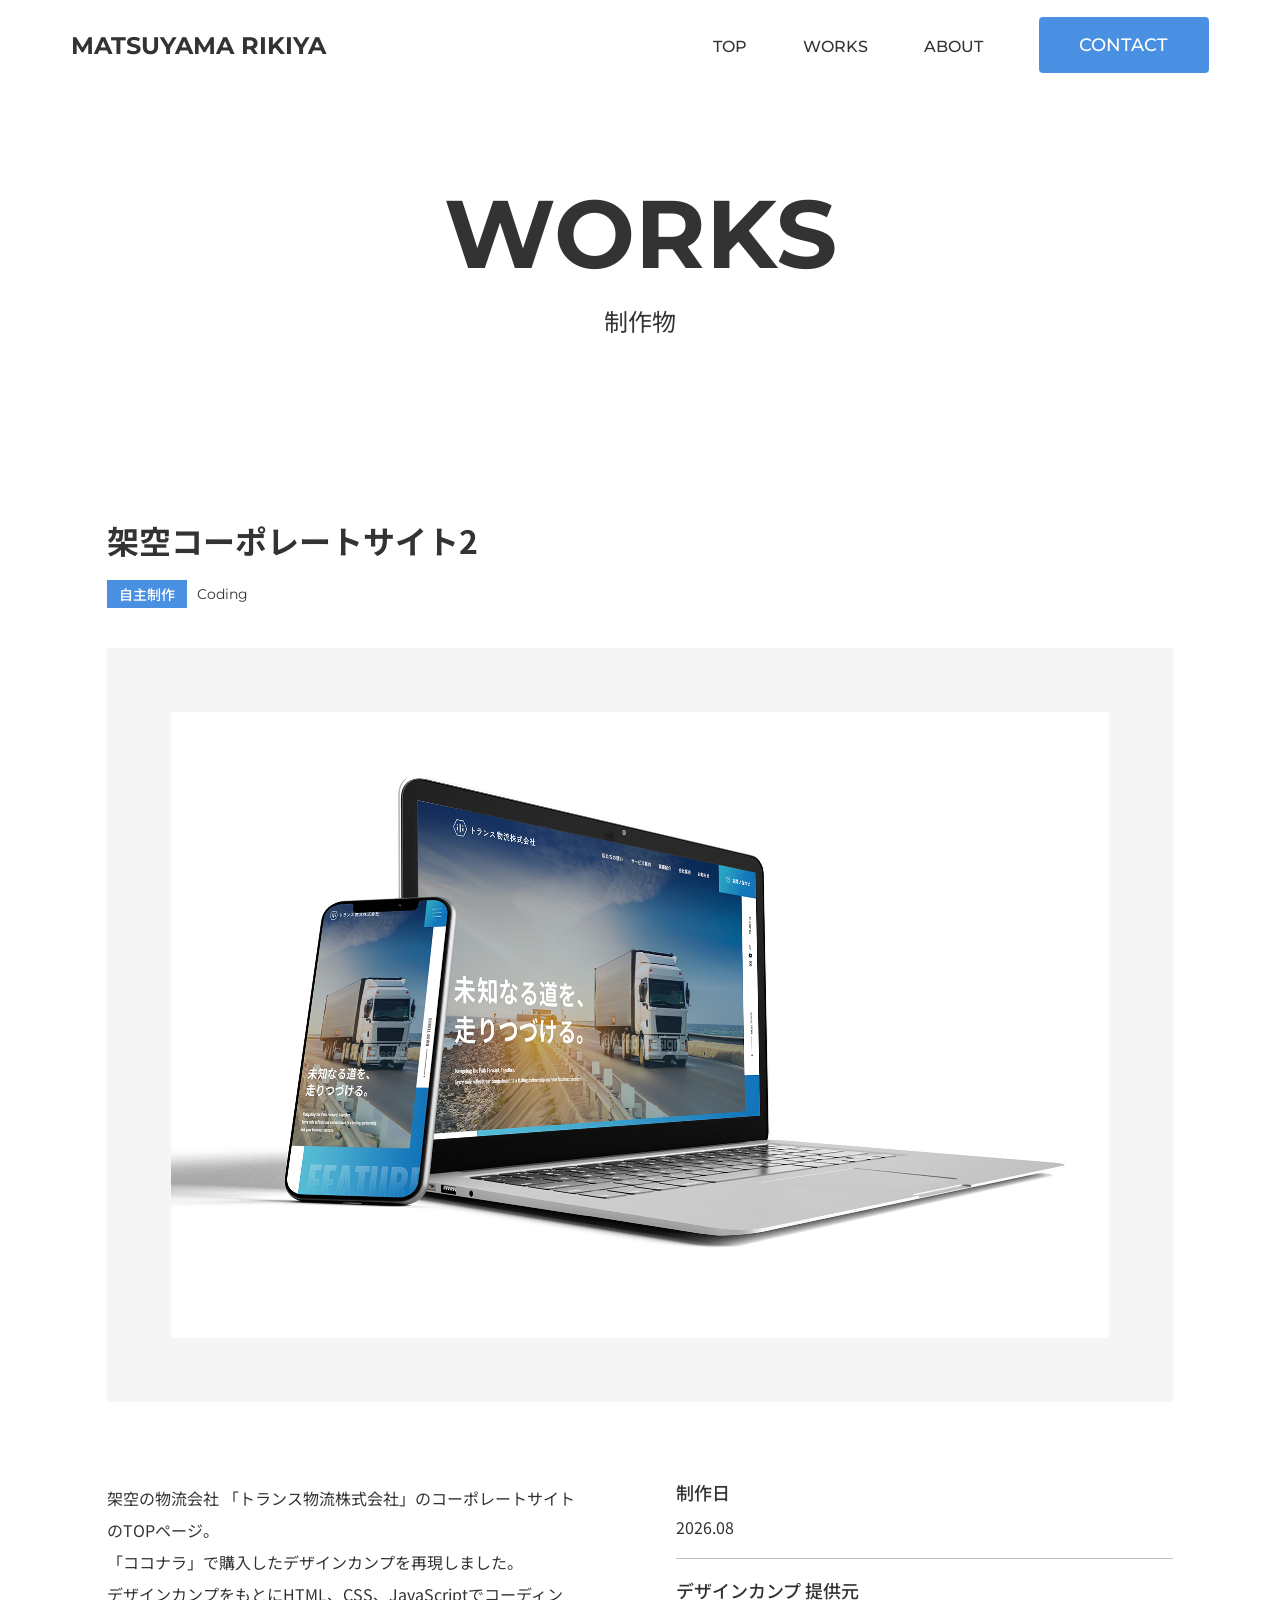
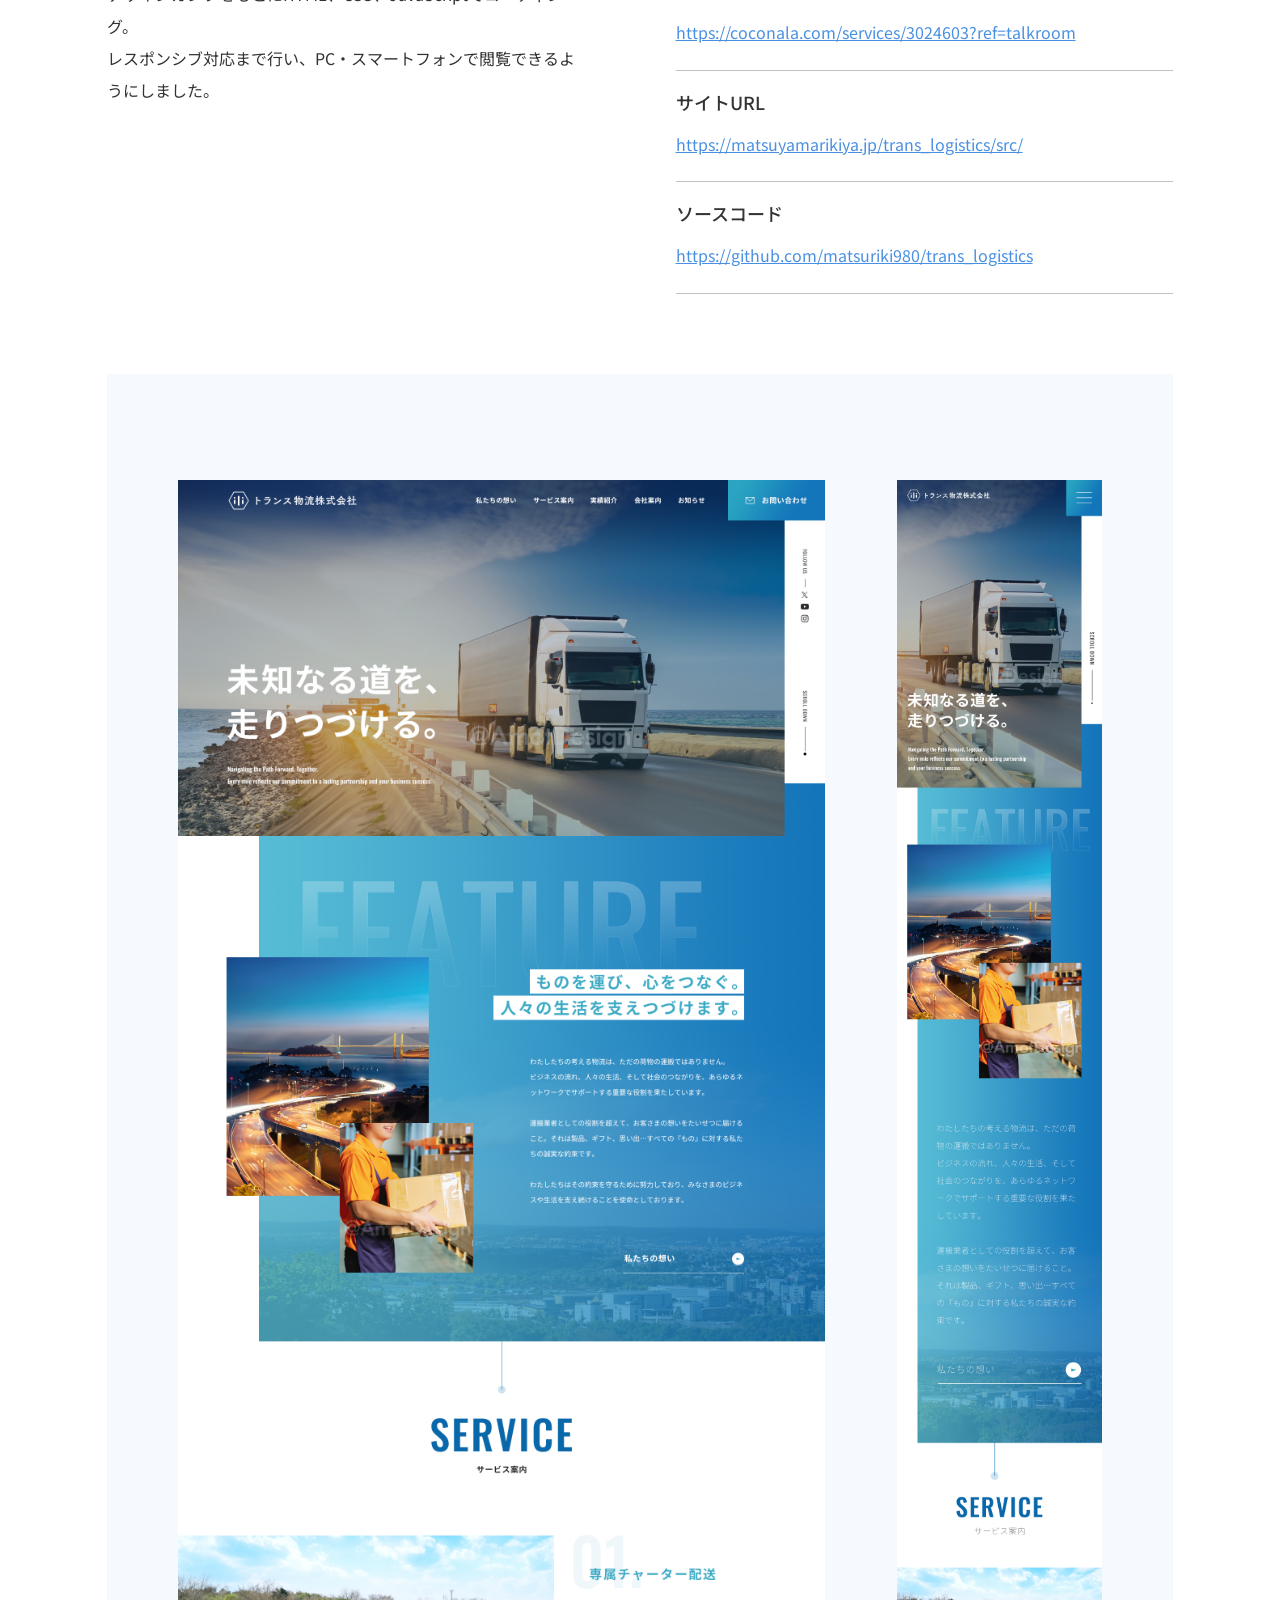
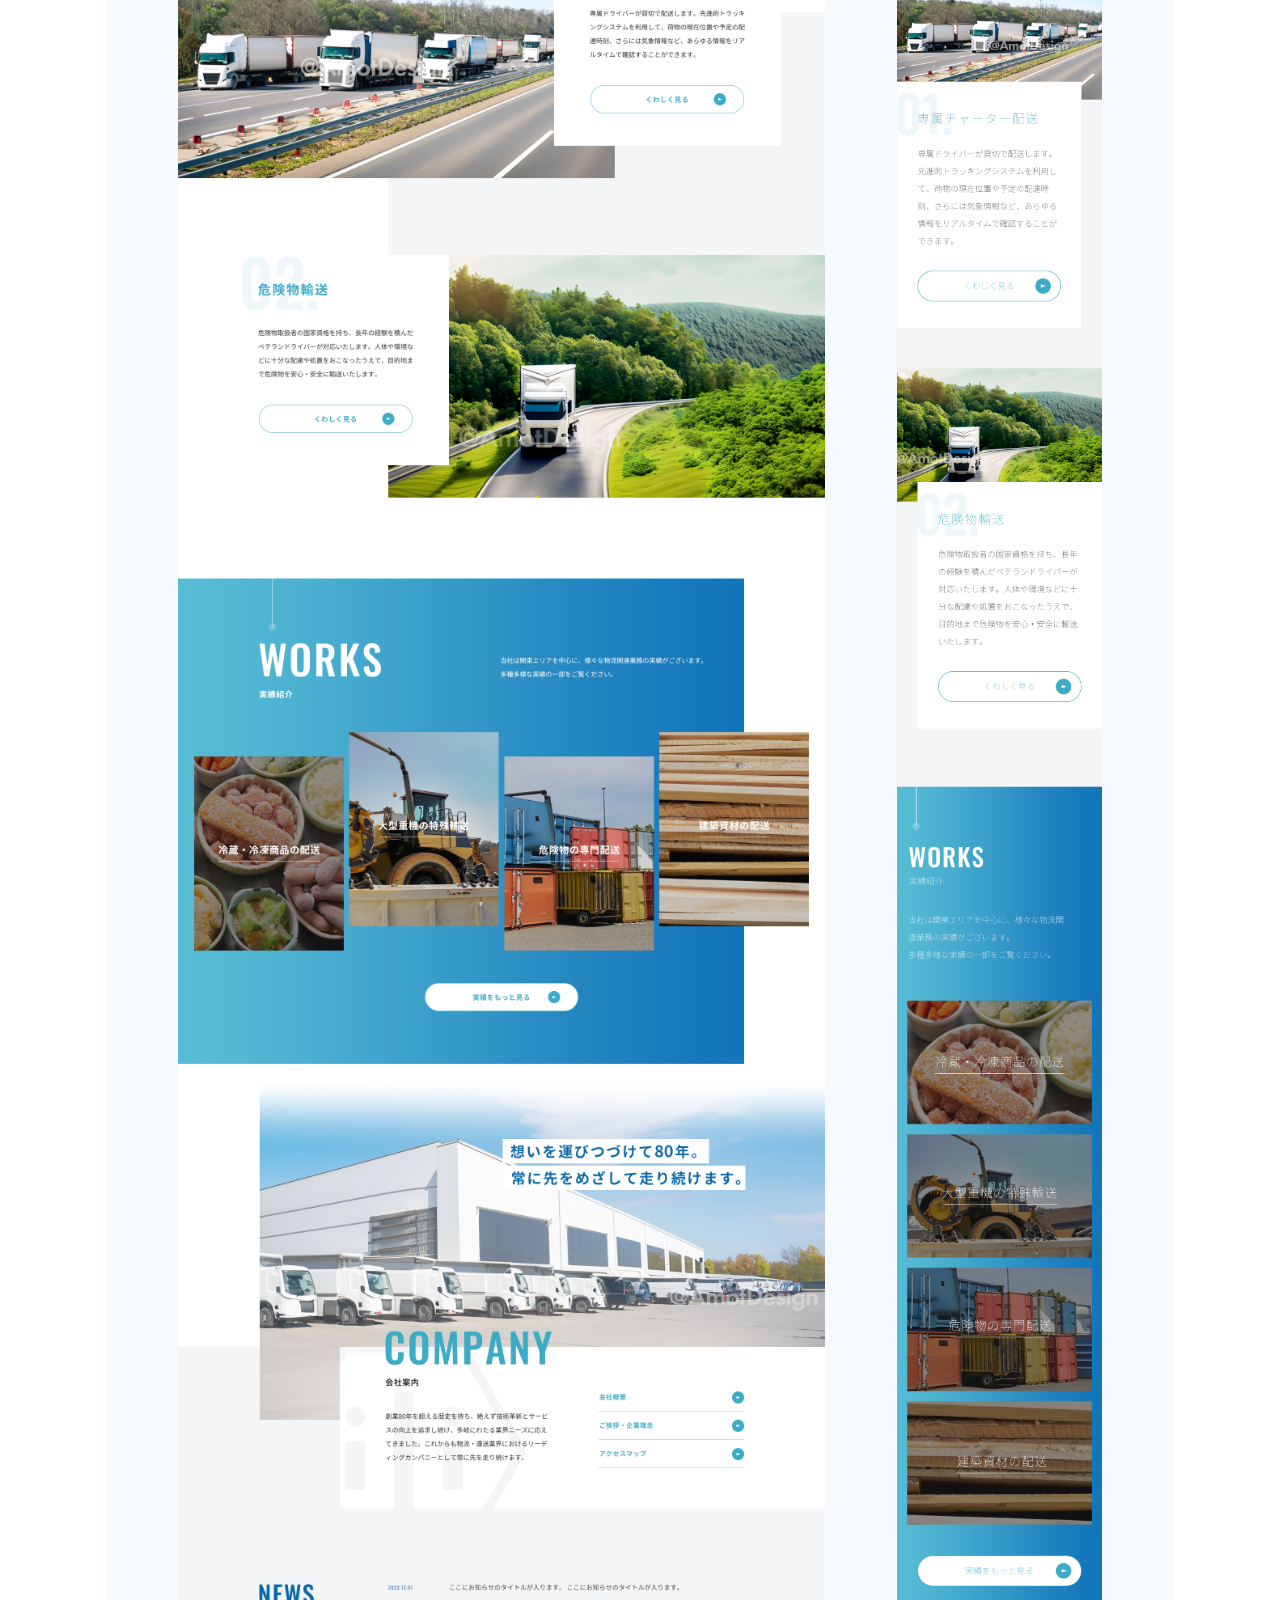
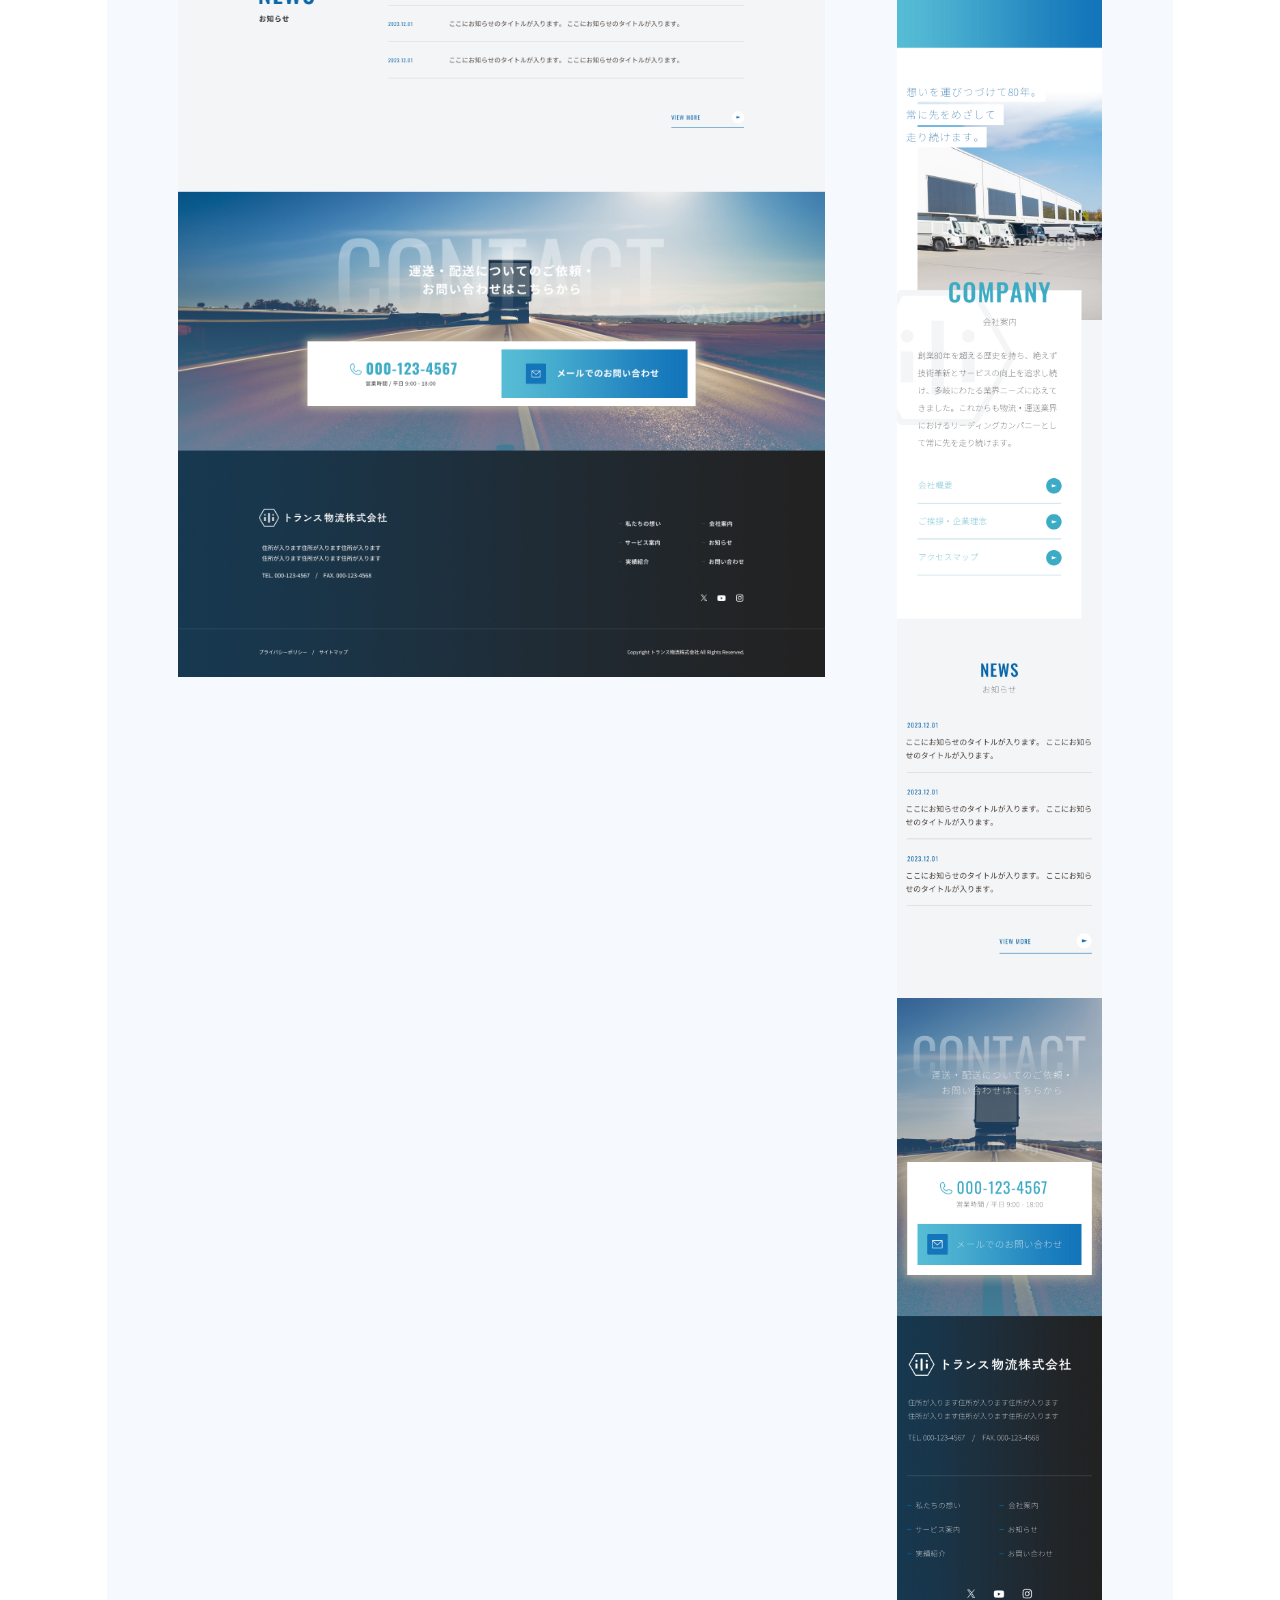
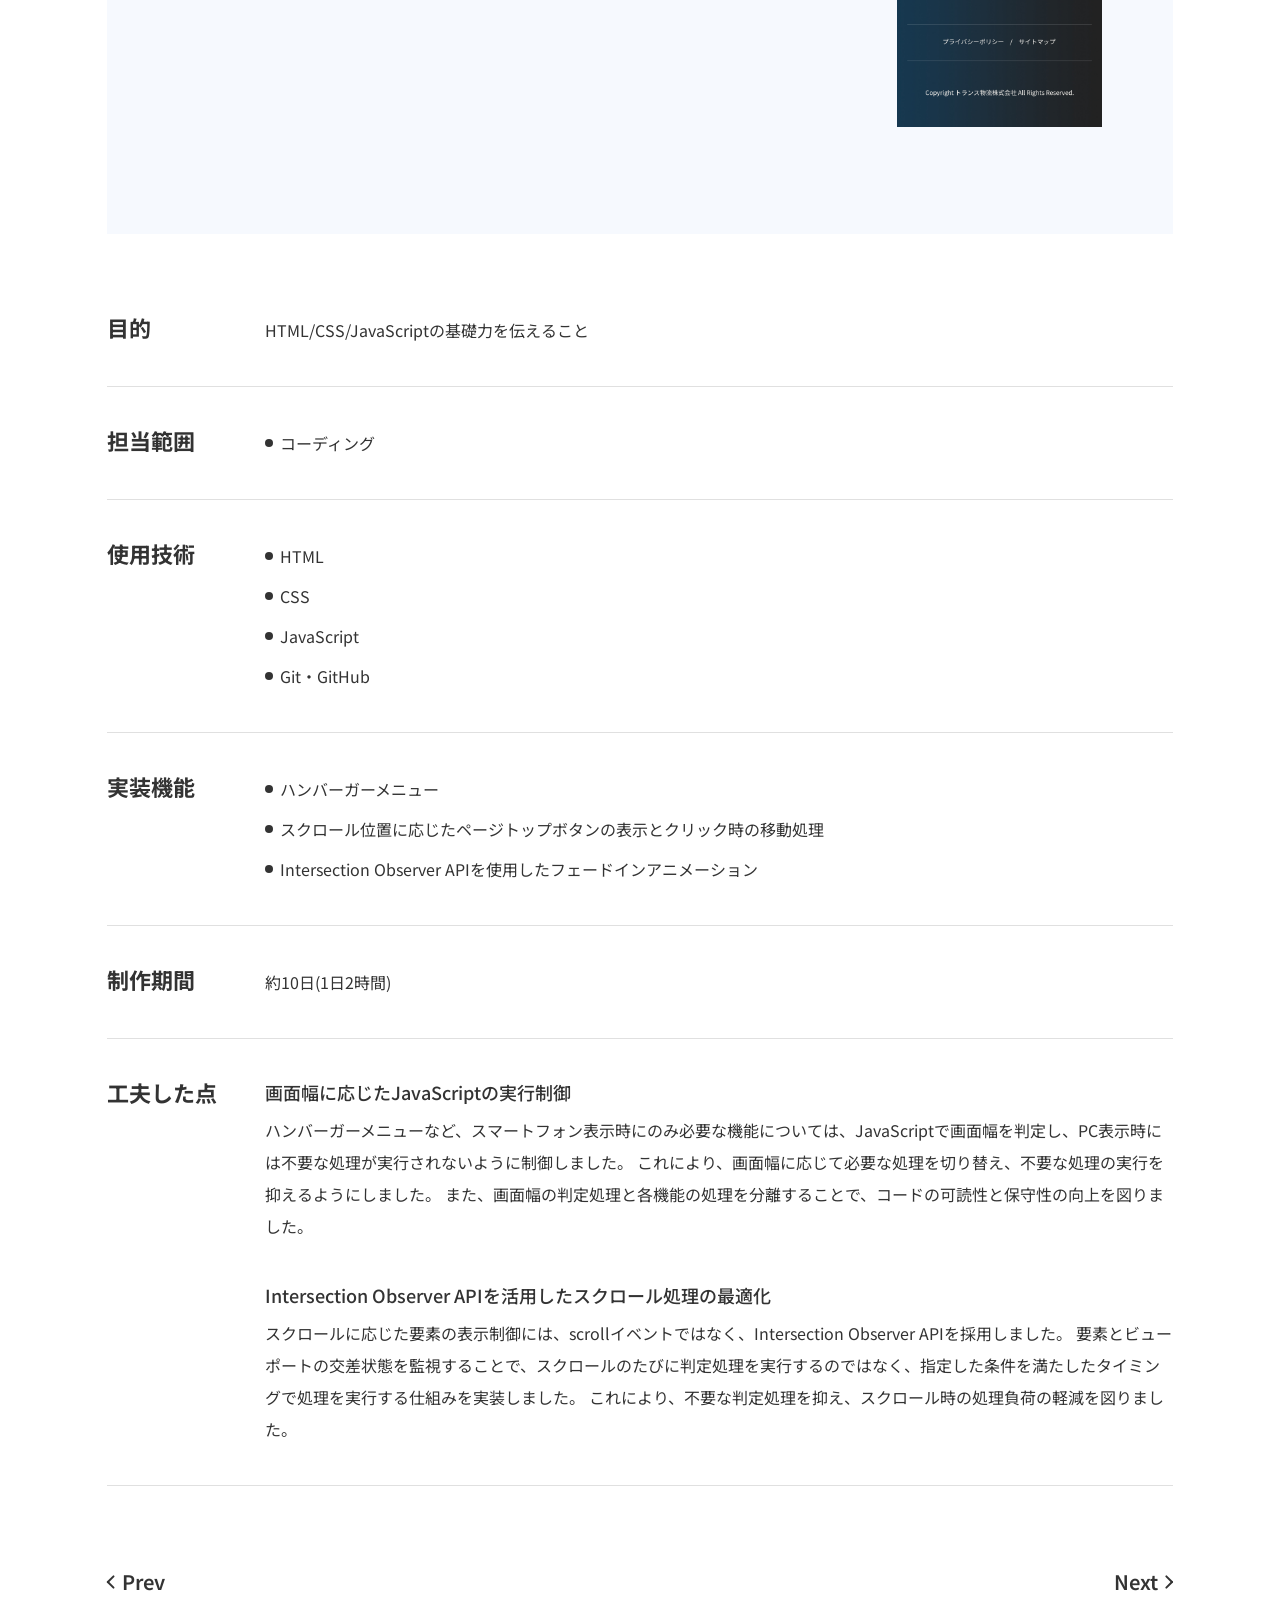
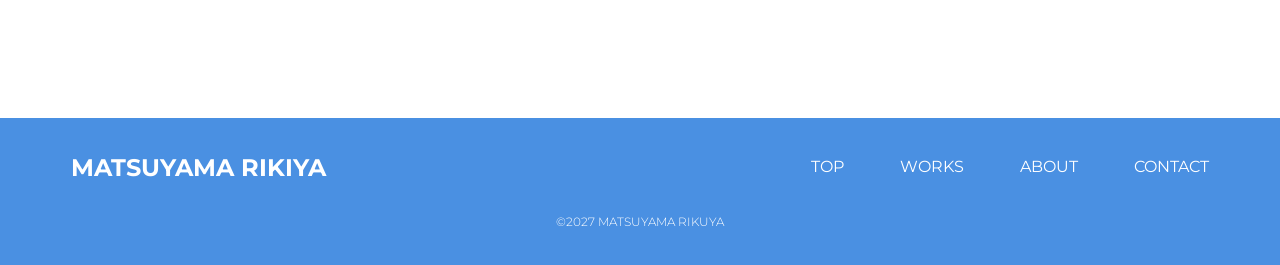
<file: works/detail3/index.html>
<!DOCTYPE html>
<html lang="ja">

<head>
    <meta charset="UTF-8">
    <meta name="viewport" content="width=device-width, initial-scale=1.0">
    <title>架空コーポレートサイト2 | ポートフォリオ</title>

    <!-- OGP設定 -->
    <meta property="og:url" content="https://matsuyamarikiya.jp/my_portfolio/works/detail3/">
    <meta property="og:type" content="article">
    <meta property="og:title" content="架空コーポレートサイト2 | ポートフォリオ">
    <meta property="og:description" content="未経験からWebコーダーを目指す松山里貴弥のポートフォリオサイトです。これまでに制作したWebサイトや、学習中のスキルなどを紹介しています。">
    <meta property="og:site_name" content="松山里貴弥のポートフォリオ">

    <!-- google fonts -->
    <link rel="preconnect" href="https://fonts.googleapis.com">
    <link rel="preconnect" href="https://fonts.gstatic.com" crossorigin>
    <link
        href="https://fonts.googleapis.com/css2?family=Montserrat:ital,wght@0,100..900;1,100..900&family=Noto+Sans+JP:wght@100..900&display=swap"
        rel="stylesheet">

    <!-- css -->
    <link rel="stylesheet" href="../../assets/css/style.css">
</head>

<body>

    <!-- header -->
    <header class="l-header js-header">
        <div class="l-header__inner">
            <div class="l-header__logo">
                <a href="../../" class="u-link">matsuyama rikiya</a>
            </div>

            <nav class="l-header__nav">
                <ul class="l-header__nav-list">
                    <li class="l-header__nav-item"><a href="../../">top</a></li>
                    <li class="l-header__nav-item"><a href="../../works/">works</a></li>
                    <li class="l-header__nav-item"><a href="../../about/">about</a></li>
                    <li class="l-header__nav-item l-header__nav-item--contact"><a href="../../contact/">contact</a></li>
                </ul>
            </nav>

            <button class="l-header__hamburger js-hamburger__btn" aria-label="メニューを開く">
                <span></span>
                <span></span>
                <span></span>
            </button>
        </div>
    </header>

    <!-- hamburger-menu -->
    <nav class="l-hamburger-menu js-hamburger-menu u-pc-hidden u-pi" aria-label="ハンバーガーメニュー">
        <ul class="l-hamburger-menu__list">
            <li class="l-hamburger-menu__item"><a href="../../">top</a></li>
            <li class="l-hamburger-menu__item"><a href="../../works/">works</a></li>
            <li class="l-hamburger-menu__item"><a href="../../about/">about</a></li>
            <li class="l-hamburger-menu__item"><a href="../../contact/">contact</a></li>
        </ul>
    </nav>

    <main>

        <!-- fv -->
        <div class="fv-sub-page">
            <div class="fv-sub-page__inner">
                <div class="fv-sub-page__title-wrapper">
                    <p class="fv-sub-page__title-en">works</p>
                    <p class="fv-sub-page__title-ja">制作物</p>
                </div>
            </div>
        </div>

        <!-- works-detail -->
        <div class="p-works-detail js-header__scroll-trigger">
            <div class="p-works-detail__inner u-wrapper">

                <!-- article -->
                <article class="p-works-detail__article">
                    <header class="p-works-detail__head">
                        <h1 class="p-works-detail__title">架空コーポレートサイト2</h1>
                        <div class="p-works-detail__info">
                            <p class="p-works-detail__category">自主制作</p>
                            <p class="p-works-detail__responsibility">coding</p>
                        </div>
                    </header>

                    <!-- figure -->
                    <figure>
                        <img src="../../assets/img/works_03.jpg" alt="制作物のキャプション画像です" width="280" height="186">
                    </figure>

                    <!-- content -->
                    <div class="p-works-detail__content">
                        <p class="p-works-detail__text">
                            <span>架空の物流会社 「トランス物流株式会社」のコーポレートサイトのTOPページ。</span>
                            <span>「ココナラ」で購入したデザインカンプを再現しました。</span>
                            <span>デザインカンプをもとにHTML、CSS、JavaScriptでコーディング。</span>
                            <span>レスポンシブ対応まで行い、PC・スマートフォンで閲覧できるようにしました。</span>
                        </p>

                        <dl>
                            <div class="p-works-detail__item">
                                <dt>制作日</dt>
                                <dd>2026.08</dd>
                            </div>
                            <div class="p-works-detail__item">
                                <dt>デザインカンプ 提供元</dt>
                                <dd>
                                    <a class="u-link"
                                        href="https://coconala.com/services/3024603?ref=talkroom">https://coconala.com/services/3024603?ref=talkroom</a>
                                </dd>
                            </div>
                            <div class="p-works-detail__item">
                                <dt>サイトURL</dt>
                                <dd><a class="u-link"
                                        href="https://matsuyamarikiya.jp/trans_logistics/src/">https://matsuyamarikiya.jp/trans_logistics/src/</a>
                                </dd>
                            </div>
                            <div class="p-works-detail__item">
                                <dt>ソースコード</dt>
                                <dd><a class="u-link"
                                        href="https://github.com/matsuriki980/trans_logistics">https://github.com/matsuriki980/trans_logistics</a>
                                </dd>
                            </div>
                        </dl>
                    </div>

                    <!-- sample -->
                    <div class="p-works-detail__sample-imgs-wrapper">
                        <div class="p-works-detail__sample-imgs-btns-wrapper u-pc-hidden">
                            <div class="p-works-detail__sample-imgs-btns u-pc-hidden">
                                <button class="p-works-detail__sample-imgs-btn is-active" data-tab="pc">pc</button>
                                <button class="p-works-detail__sample-imgs-btn" data-tab="sp">sp</button>
                            </div>
                        </div>

                        <div class="p-works-detail__sample-imgs">
                            <img src="../../assets/img/works_03_sample.jpg" alt="pc版 デザインカンプ" data-img="pc">
                            <img class="u-sp-hidden" src="../../assets/img/works_03_sample_sp.jpg" alt="sp版 デザインカンプ"
                                data-img="sp">
                        </div>
                    </div>


                    <!-- explanation -->
                    <div class="p-works-detail__explanation-list">

                        <!-- 目的 -->
                        <dl class="p-works-detail__explanation-item">
                            <dt class="p-works-detail__explanation-item-title">目的</dt>
                            <dd class="p-works-detail__explanation-item-description">
                                HTML/CSS/JavaScriptの基礎力を伝えること
                            </dd>
                        </dl>

                        <!-- 担当範囲 -->
                        <dl class="p-works-detail__explanation-item">
                            <dt class="p-works-detail__explanation-item-title">担当範囲</dt>
                            <dd class="p-works-detail__explanation-item-description">
                                <ul class="p-works-detail__explanation-item-list">
                                    <li class="p-works-detail__explanation-item-list-item">コーディング</li>
                                </ul>
                            </dd>
                        </dl>

                        <!-- 使用技術 -->
                        <dl class="p-works-detail__explanation-item">
                            <dt class="p-works-detail__explanation-item-title">使用技術</dt>
                            <dd class="p-works-detail__explanation-item-description">
                                <ul class="p-works-detail__explanation-item-list">
                                    <li class="p-works-detail__explanation-item-list-item">HTML</li>
                                    <li class="p-works-detail__explanation-item-list-item">CSS</li>
                                    <li class="p-works-detail__explanation-item-list-item">JavaScript</li>
                                    <li class="p-works-detail__explanation-item-list-item">Git・GitHub</li>
                                </ul>
                            </dd>
                        </dl>


                        <!-- 実装機能 -->
                        <dl class="p-works-detail__explanation-item p-works-detail__explanation-item--design">
                            <dt class="p-works-detail__explanation-item-title">実装機能</dt>
                            <dd class="p-works-detail__explanation-item-description">
                                <ul class="p-works-detail__explanation-item-list">
                                    <li class="p-works-detail__explanation-item-list-item">ハンバーガーメニュー</li>
                                    <li class="p-works-detail__explanation-item-list-item">
                                        スクロール位置に応じたページトップボタンの表示とクリック時の移動処理
                                    </li>
                                    <li class="p-works-detail__explanation-item-list-item">
                                        Intersection Observer APIを使用したフェードインアニメーション
                                    </li>
                                </ul>
                            </dd>
                        </dl>

                        <!-- 制作期間 -->
                        <dl class="p-works-detail__explanation-item">
                            <dt class="p-works-detail__explanation-item-title">制作期間</dt>
                            <dd class="p-works-detail__explanation-item-description">
                                約10日(1日2時間)
                            </dd>
                        </dl>

                        <!-- 工夫した点 -->
                        <dl class="p-works-detail__explanation-item p-works-detail__explanation-item--point">
                            <dt class="p-works-detail__explanation-item-title">工夫した点</dt>
                            <dd class="p-works-detail__explanation-item-description">
                                <dl class="p-works-detail__description-list">
                                    <div class="p-works-detail__description-group">
                                        <dt class="p-works-detail__description-title">
                                            画面幅に応じたJavaScriptの実行制御
                                        </dt>
                                        <dd class="p-works-detail__description-text">
                                            <span>ハンバーガーメニューなど、スマートフォン表示時にのみ必要な機能については、JavaScriptで画面幅を判定し、PC表示時には不要な処理が実行されないように制御しました。</span>
                                            <span>これにより、画面幅に応じて必要な処理を切り替え、不要な処理の実行を抑えるようにしました。</span>
                                            <span>また、画面幅の判定処理と各機能の処理を分離することで、コードの可読性と保守性の向上を図りました。</span>
                                        </dd>
                                    </div>
                                    <div class="p-works-detail__description-group">
                                        <dt class="p-works-detail__description-title">
                                            Intersection Observer APIを活用したスクロール処理の最適化 </dt>
                                        <dd class="p-works-detail__description-text">
                                            <span>スクロールに応じた要素の表示制御には、scrollイベントではなく、Intersection Observer
                                                APIを採用しました。</span>
                                            <span>要素とビューポートの交差状態を監視することで、スクロールのたびに判定処理を実行するのではなく、指定した条件を満たしたタイミングで処理を実行する仕組みを実装しました。</span>
                                            <span>これにより、不要な判定処理を抑え、スクロール時の処理負荷の軽減を図りました。</span>
                                        </dd>
                                    </div>
                                </dl>
                            </dd>
                        </dl>

                    </div>
                </article>

                <!-- pagination  -->
                <div class="p-works-detail__pagination">
                    <a href="../detail2/"
                        class="p-works-detail__pagination-btn p-works-detail__pagination-btn--prev">prev<span
                            class="p-works-detail__pagination-arrow"></span></a>
                    <a href="../detail/" class="p-works-detail__pagination-btn">next<span
                            class="p-works-detail__pagination-arrow"></span></a>
                </div>
            </div>
        </div>

    </main>

    <!-- footer -->
    <footer class="l-footer">
        <div class="l-footer__inner">
            <div class="l-footer__logo">
                matsuyama rikiya
            </div>

            <nav class="l-footer__nav" aria-label="フッターナビゲーション">
                <ul class="l-footer__list">
                    <li class="l-footer__item"><a class="u-link" href="../../">top</a></li>
                    <li class="l-footer__item"><a class="u-link" href="../../works/">works</a></li>
                    <li class="l-footer__item"><a class="u-link" href="../../about/">about</a></li>
                    <li class="l-footer__item"><a class="u-link" href="../../contact/">contact</a></li>
                </ul>
            </nav>

            <p class="l-footer__copyright">©2027 MATSUYAMA RIKUYA</p>
        </div>
    </footer>


    <script src="../../assets/js/main.js" type="module"></script>
</body>

</html>
</file>
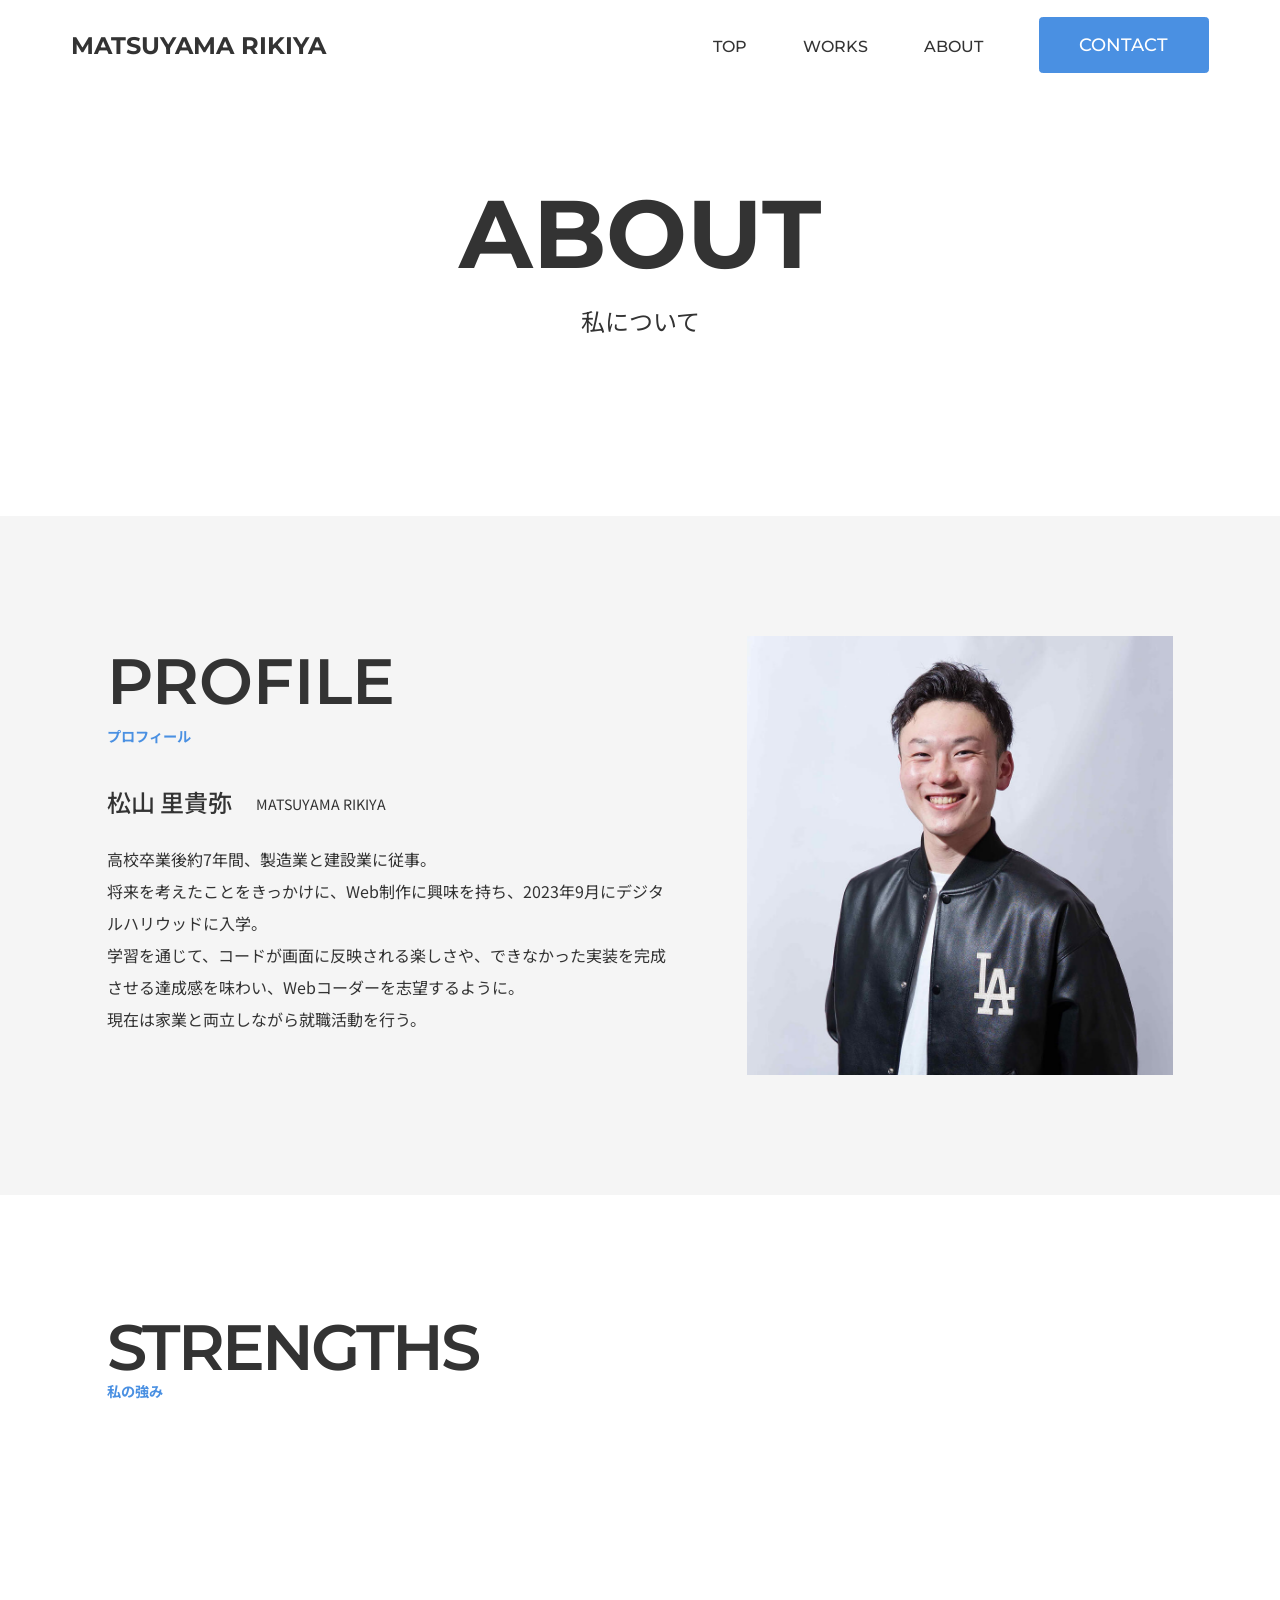
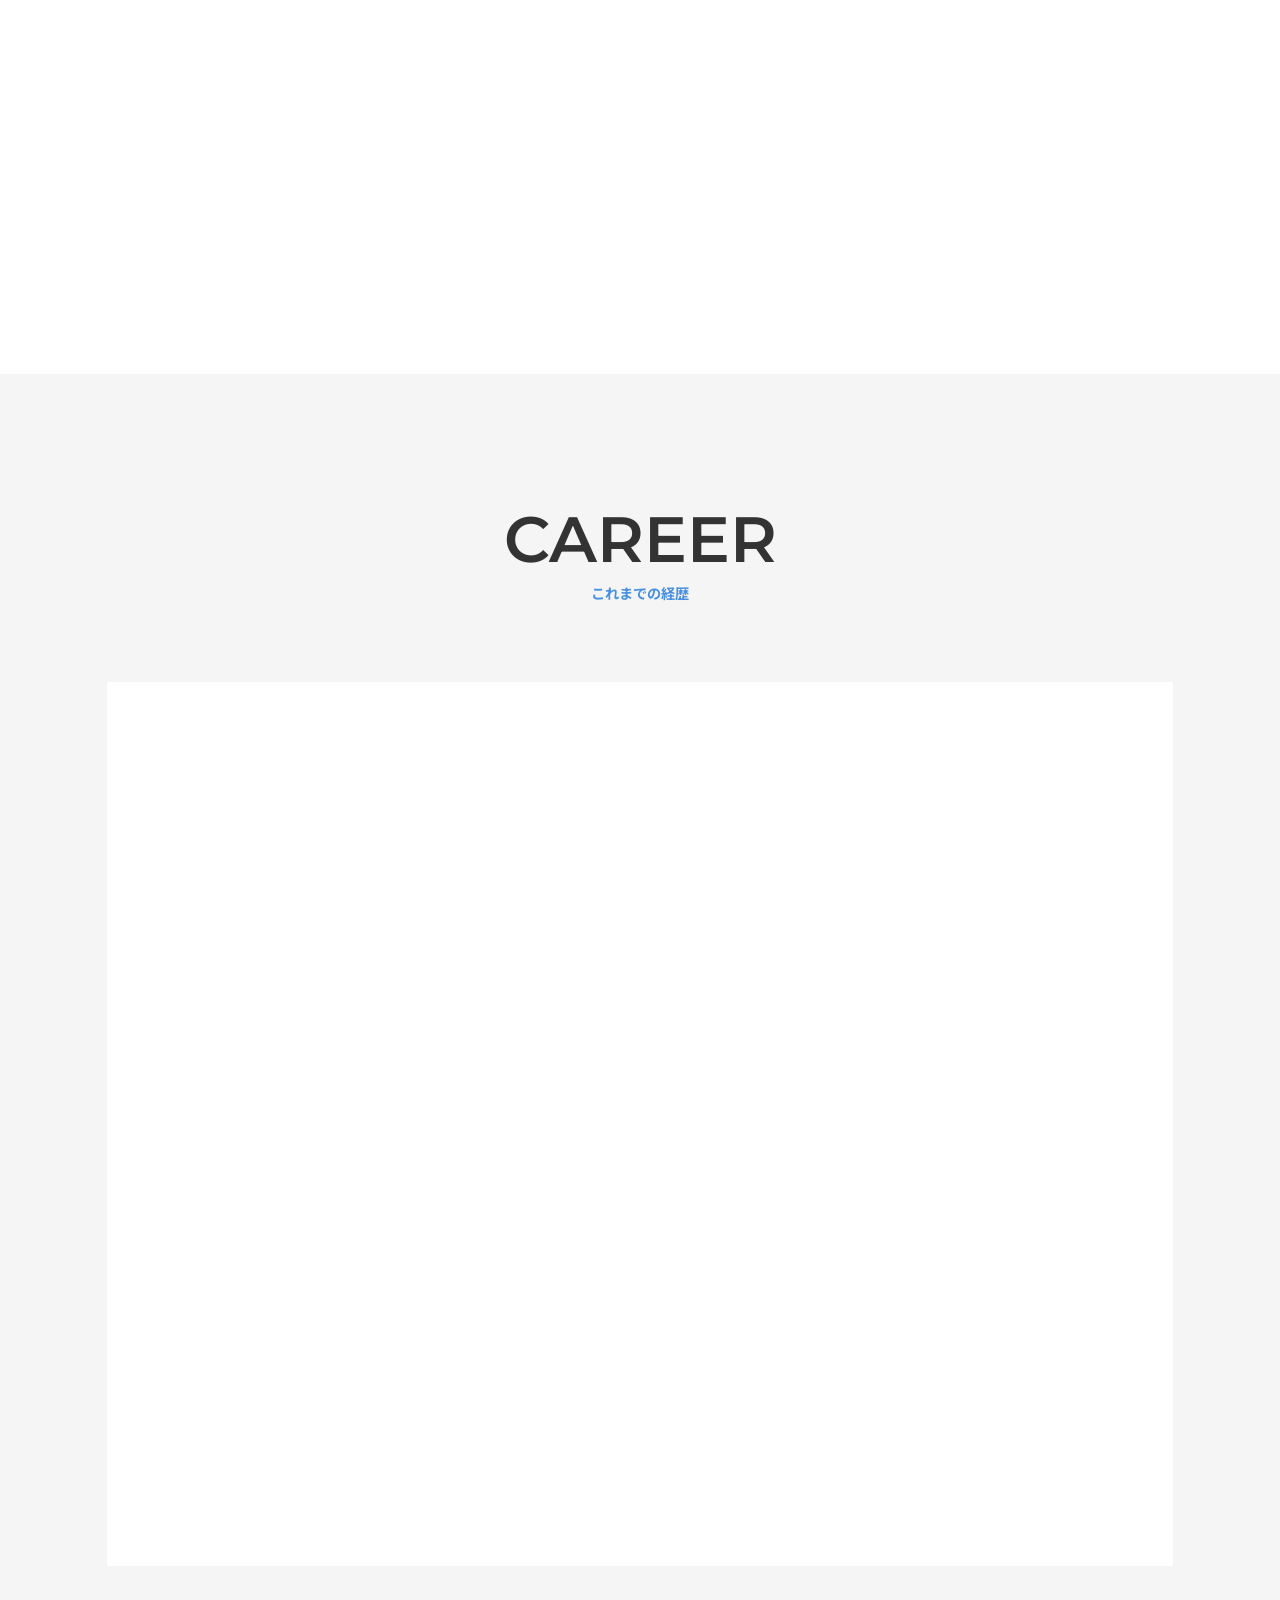
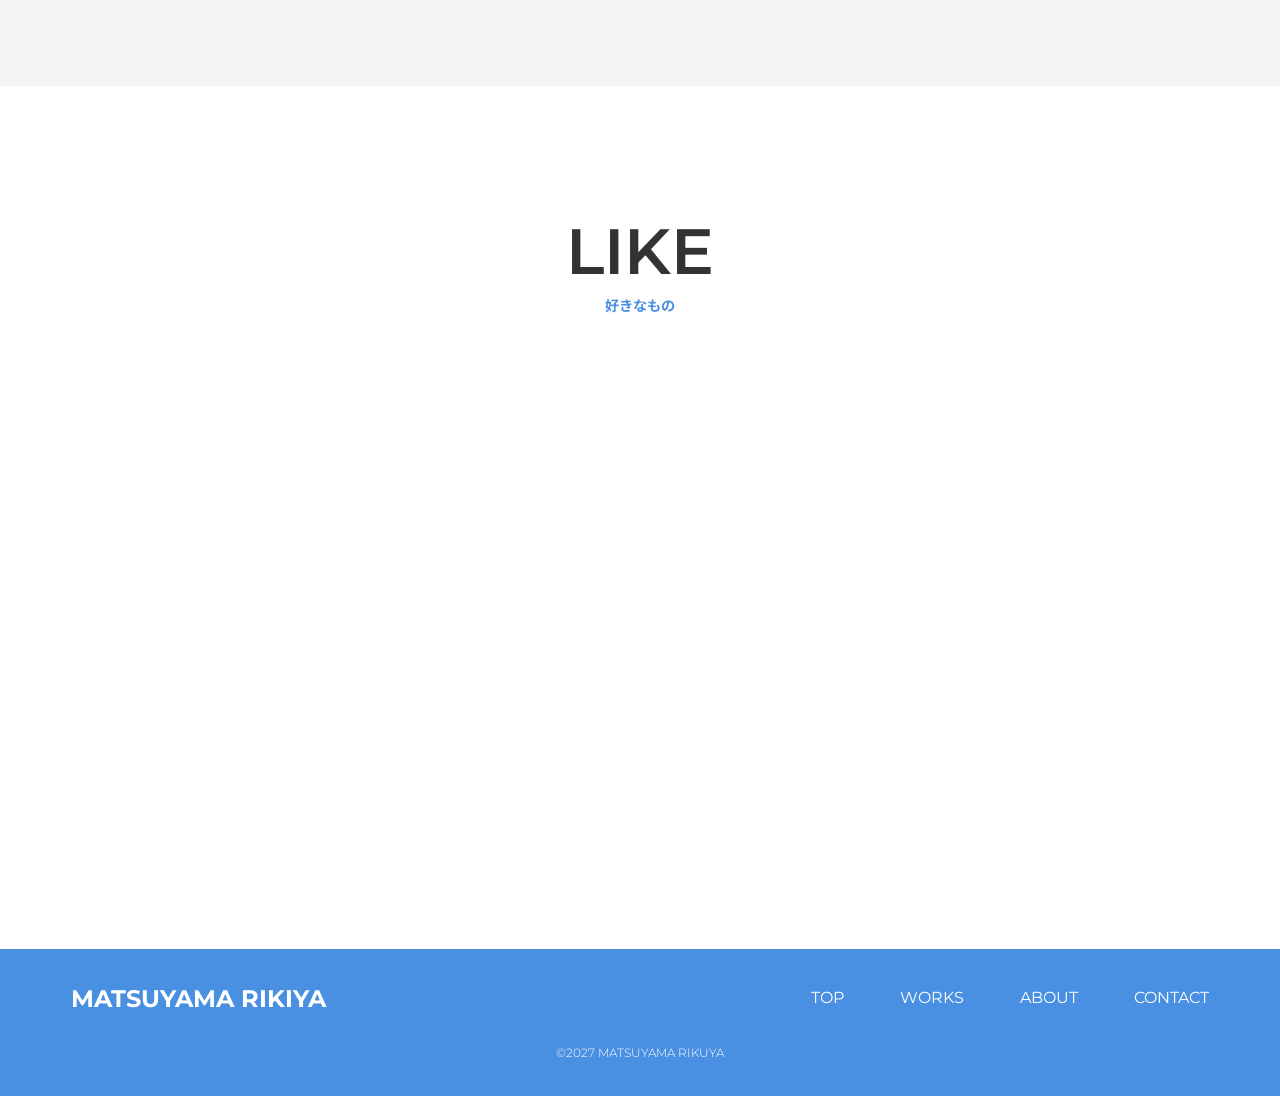
<file: about.html>
<!DOCTYPE html>
<html lang="ja">

<head>
    <meta charset="UTF-8">
    <meta name="viewport" content="width=device-width, initial-scale=1.0">
    <title>私について | ポートフォリオ</title>

    <!-- OGP設定 -->
    <meta property="og:url" content="https://matsuyamarikiya.jp/my_portfolio/about/">
    <meta property="og:type" content="article">
    <meta property="og:title" content="私について | ポートフォリオ">
    <meta property="og:description" content="未経験からWebコーダーを目指す松山里貴弥のポートフォリオサイトです。これまでに制作したWebサイトや、学習中のスキルなどを紹介しています。">
    <meta property="og:site_name" content="松山里貴弥のポートフォリオ">

    <!-- google fonts -->
    <link rel="preconnect" href="https://fonts.googleapis.com">
    <link rel="preconnect" href="https://fonts.gstatic.com" crossorigin>
    <link
        href="https://fonts.googleapis.com/css2?family=Montserrat:ital,wght@0,100..900;1,100..900&family=Noto+Sans+JP:wght@100..900&display=swap"
        rel="stylesheet">

    <!-- css -->
    <link rel="stylesheet" href="assets/css/style.css">
</head>

<body>
    <!-- header -->
    <header class="l-header">
        <div class="l-header__inner">
            <div class="l-header__logo">
                <a href="../" class="u-link">matsuyama rikiya</a>
            </div>

            <nav class="l-header__nav">
                <ul class="l-header__nav-list">
                    <li class="l-header__nav-item"><a href="../">top</a></li>
                    <li class="l-header__nav-item"><a href="works/">works</a></li>
                    <li class="l-header__nav-item"><a href="">about</a></li>
                    <li class="l-header__nav-item l-header__nav-item--contact"><a href="contact/">contact</a></li>
                </ul>
            </nav>

            <button class="l-header__hamburger" aria-label="メニューを開く">
                <span></span>
                <span></span>
                <span></span>
            </button>
        </div>
    </header>

    <!-- hamburger-menu -->
    <nav class="l-hamburger-menu u-pc-hidden u-pi" aria-label="ハンバーガーメニュー">
        <ul class="l-hamburger-menu__list">
            <li class="l-hamburger-menu__item"><a href="../">top</a></li>
            <li class="l-hamburger-menu__item"><a href="works/">works</a></li>
            <li class="l-hamburger-menu__item"><a href="">about</a></li>
            <li class="l-hamburger-menu__item"><a href="contact/">contact</a></li>
        </ul>
    </nav>

    <!-- fv -->
    <section class="fv-sub-page">
        <div class="fv-sub-page__inner">
            <div class="fv-sub-page__title-wrapper">
                <p class="fv-sub-page__title-en">about</p>
                <h1 class="fv-sub-page__title-ja">私について</h1>
            </div>
        </div>
    </section>

    <!-- profile -->
    <section class="p-about-profile">
        <div class="p-about-profile__inner u-wrapper">

            <!-- content -->
            <div class="p-about-profile__content">
                <div class="c-title__wrapper p-about-profile__title-wrapper">
                    <p class="c-title__en">profile</p>
                    <h2 class="c-title__ja">プロフィール</h2>
                </div>

                <div class="p-about-profile__name-wrapper">
                    <p class="p-about-profile__name-ja">松山 里貴弥</p>
                    <span class="p-about-profile__name-en">matsuyama rikiya</span>
                </div>

                <p class="p-about-profile__text">
                    <span>高校卒業後約7年間、製造業と建設業に従事。</span>
                    <span>将来を考えたことをきっかけに、Web制作に興味を持ち、2023年9月にデジタルハリウッドに入学。</span>
                    <span>学習を通じて、コードが画面に反映される楽しさや、できなかった実装を完成させる達成感を味わい、Webコーダーを志望するように。</span>
                    <span>現在は家業と両立しながら就職活動を行う。</span>
                </p>
            </div>

            <!-- img -->
            <div class="p-about-profile__img">
                <img src="assets/img/about-img.jpg" alt="ポートフォリオ作成者のプロフィール写真" width="295" height="295">
            </div>
        </div>
    </section>

    <!-- strengths -->
    <section class="p-about-strengths">
        <div class="p-about-strengths__inner u-wrapper">
            <div class="c-title__wrapper p-about-strengths__title-wrapper">
                <p class="c-title__en p-about-strengths__title-en">strengths</p>
                <h2 class="c-title__ja">私の強み</h2>
            </div>

            <!-- list -->
            <ol class="p-about-strengths__list">
                <li class="p-about-strengths__item">
                    <h3 class="p-about-strengths__title">課題解決力</h3>
                    <p class="p-about-strengths__text">
                        製造業では、不良品の原因が金型のガス汚れにあると突き止め、洗浄間隔を見直すことで不良品数を約30％削減しました。この経験を活かし、Web制作でも不具合の原因を分析し、適切な改善策を考えて品質向上に貢献します。
                    </p>
                    <span class="p-about-strengths__number">01</span>
                </li>
                <li class="p-about-strengths__item">
                    <h3 class="p-about-strengths__title">業務改善力</h3>
                    <p class="p-about-strengths__text">
                        製造業では、金型交換時の作業方法を工夫し、昇温待ち時間を約1時間から20分に短縮しました。この経験を活かし、Web制作でもコードの記述方法や作業手順を見直し、品質を維持しながら制作効率の向上に貢献します。
                    </p>
                    <span class="p-about-strengths__number">02</span>
                </li>
                <li class="p-about-strengths__item">
                    <h3 class="p-about-strengths__title">継続力</h3>
                    <p class="p-about-strengths__text">
                        建設業では、現場作業に必要な体力を維持するため、週3〜5回のトレーニングを継続しました。その結果、資材運搬後も安定して作業できるようになりました。この継続力を活かし、Web制作でも学習を積み重ね、技術力を高めていきます。
                    </p>
                    <span class="p-about-strengths__number">03</span>
                </li>
            </ol>
        </div>
    </section>

    <!-- career -->
    <section class="p-about-career">
        <div class="p-about-career__inner u-wrapper">
            <div class="c-title__wrapper p-about-career__title-wrapper">
                <p class="c-title__en p-about-career__title-en">career</p>
                <h2 class="c-title__ja">これまでの経歴</h2>
            </div>

            <!-- list -->
            <ol class="p-about-career__list">
                <li class="p-about-career__item">
                    <time class="p-about-career__date" datetime="2019-03">
                        2019.03
                    </time>

                    <!-- 〇の装飾 -->
                    <span class="p-about-career__circle"></span>

                    <dl class="p-about-career__content">
                        <dt class="p-about-career__title">
                            大阪府立和泉総合高等学校機械科 卒業
                        </dt>
                        <dd class="p-about-career__description">
                            ものづくりの仕事に就くため、3年間機械製造について学ぶ
                        </dd>
                    </dl>
                </li>

                <li class="p-about-career__item">
                    <time class="p-about-career__date" datetime="2019-04">
                        2019.04
                    </time>

                    <!-- 〇の装飾 -->
                    <span class="p-about-career__circle"></span>

                    <dl class="p-about-career__content">
                        <dt class="p-about-career__title">
                            プラスチック樹脂製品製造工場に入社
                        </dt>
                        <dd class="p-about-career__description">
                            機械オペレーターとして、プラスチック樹脂製品を製造する工場に入社。
                            <br>
                            クレーンを使った金型の取り換え、成型機の条件調整を担当。
                        </dd>
                    </dl>
                </li>

                <li class="p-about-career__item">
                    <time class="p-about-career__date" datetime="2020-12">
                        2020.12
                    </time>

                    <!-- 〇の装飾 -->
                    <span class="p-about-career__circle"></span>

                    <dl class="p-about-career__content">
                        <dt class="p-about-career__title">
                            製造工場 退社
                        </dt>
                        <dd class="p-about-career__description">
                            一身上の都合により退社
                        </dd>
                    </dl>
                </li>

                <li class="p-about-career__item">
                    <span class="p-about-career__date">
                        <time datetime="2021-01">2021.01</time> ～ 現在
                    </span>

                    <!-- 〇の装飾 -->
                    <span class="p-about-career__circle"></span>

                    <dl class="p-about-career__content">
                        <dt class="p-about-career__title">
                            家業に従事
                        </dt>
                        <dd class="p-about-career__description">
                            家業に従事。
                            <br>
                            ベルトコンベア関連工事を行う作業として、
                            工具の運搬やメンテナンス、ベルトの接合作業を担当。
                        </dd>
                    </dl>
                </li>
            </ol>
        </div>
    </section>

    <!-- like -->
    <section class="p-about-like">
        <div class="p-about-like__inner u-wrapper">
            <div class="c-title__wrapper p-about-like__title-wrapper">
                <p class="c-title__en p-about-like__title-en">like</p>
                <h2 class="c-title__ja">好きなもの</h2>
            </div>

            <!-- list -->
            <ul class="p-about-like__list">
                <li class="p-about-like__item">
                    <div class="p-about-like__img">
                        <img src="assets/img/like-martial-arts.jpg" alt="趣味として、MMAやキックボクシング、空手を中心に幅広い競技を鑑賞しています。"
                            width="327" height="210">
                    </div>

                    <div class="p-about-like__content">
                        <h3 class="p-about-like__item-title">格闘技鑑賞</h3>
                        <p class="p-about-like__text">
                            <span>MMAやキックボクシング、空手を中心に幅広い競技を鑑賞しています。</span>
                            <span>試合当日の結果はもちろん、そこに至るまでの過酷な特訓を乗り越えること選手たちにかっこ良さを感じています。</span>
                        </p>
                    </div>
                </li>
                <li class="p-about-like__item">
                    <div class="p-about-like__img">
                        <img src="assets/img/like-yakiniku.jpg" alt="焼肉が好きで、月に1度は食べています" width="327" height="210">
                    </div>

                    <div class="p-about-like__content">
                        <h3 class="p-about-like__item-title">焼肉</h3>
                        <p class="p-about-like__text">
                            <span>月1は必ず食べるほどの焼肉好きで、特に、ご飯と一緒に食べるカルビは格別です。</span>
                            <span>最近はマルチョウにはまっており、焼肉に対する想いは強くなる一方です。</span>
                        </p>
                    </div>
                </li>
                <li class="p-about-like__item">
                    <div class="p-about-like__img">
                        <img src="assets/img/like-anime.jpg" alt="アニメが好きで、バトルアニメを中心に鑑賞しており、中でも「ドラゴンボール」や「NARUTO」が大好きです。"
                            width="327" height="210">
                    </div>

                    <div class="p-about-like__content">
                        <h3 class="p-about-like__item-title">アニメ鑑賞</h3>
                        <p class="p-about-like__text">
                            <span>バトルアニメを中心に鑑賞しており、中でも「ドラゴンボール」や「NARUTO」が大好きです。</span>
                            <span>バトル以外にはクレヨンしんちゃんを鑑賞しています。</span>
                        </p>
                    </div>
                </li>
            </ul>
        </div>
    </section>

    <!-- footer -->
    <footer class="l-footer">
        <div class="l-footer__inner">
            <div class="l-footer__logo">
                matsuyama rikiya
            </div>

            <nav class="l-footer__nav" aria-label="フッターナビゲーション">
                <ul class="l-footer__list">
                    <li class="l-footer__item"><a class="u-link" href="../">top</a></li>
                    <li class="l-footer__item"><a class="u-link" href="works/">works</a></li>
                    <li class="l-footer__item"><a class="u-link" href="">about</a></li>
                    <li class="l-footer__item"><a class="u-link" href="contact/">contact</a></li>
                </ul>
            </nav>

            <p class="l-footer__copyright">©2027 MATSUYAMA RIKUYA</p>
        </div>
    </footer>

    <script src="assets/js/main.js" type="module"></script>
</body>

</html>
</file>
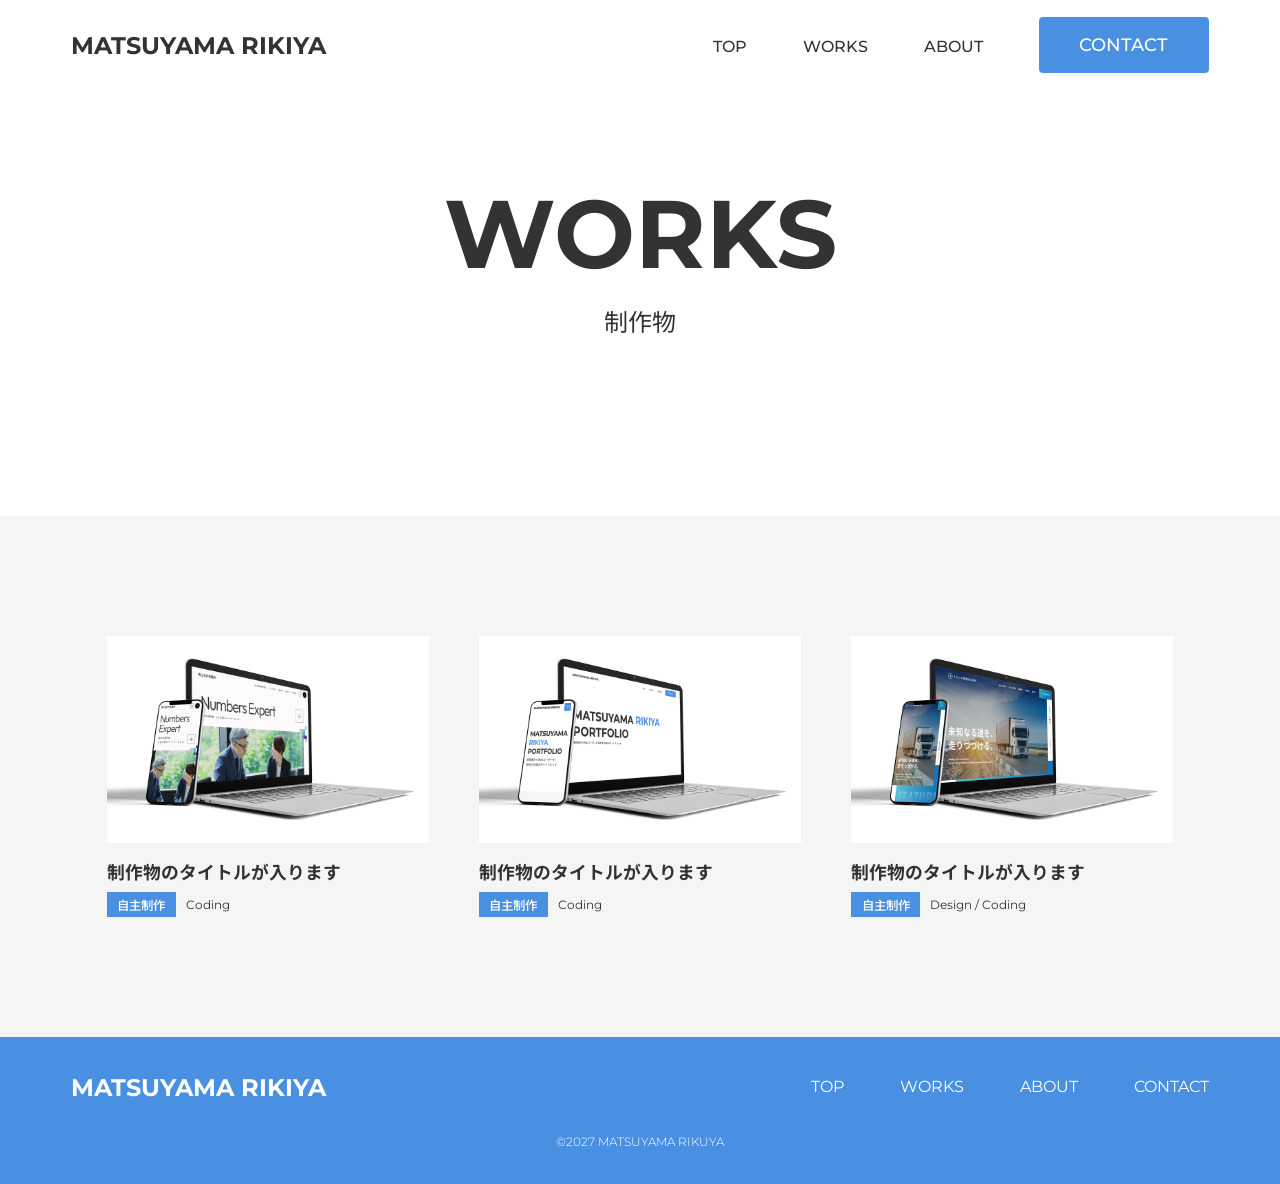
<file: works.html>
<!DOCTYPE html>
<html lang="ja">

<head>
    <meta charset="UTF-8">
    <meta name="viewport" content="width=device-width, initial-scale=1.0">
    <title>制作物 | ポートフォリオ</title>

    <!-- OGP設定 -->
    <meta property="og:url" content="https://matsuyamarikiya.jp/portfolio/works.html">
    <meta property="og:type" content="article">
    <meta property="og:title" content="制作物 | ポートフォリオ">
    <meta property="og:description" content="未経験からWebコーダーを目指す松山里貴弥のポートフォリオサイトです。これまでに制作したWebサイトや、学習中のスキルなどを紹介しています。">
    <meta property="og:site_name" content="松山里貴弥のポートフォリオ">

    <!-- google fonts -->
    <link rel="preconnect" href="https://fonts.googleapis.com">
    <link rel="preconnect" href="https://fonts.gstatic.com" crossorigin>
    <link
        href="https://fonts.googleapis.com/css2?family=Montserrat:ital,wght@0,100..900;1,100..900&family=Noto+Sans+JP:wght@100..900&display=swap"
        rel="stylesheet">

    <!-- css -->
    <link rel="stylesheet" href="assets/css/style.css">
</head>

<body>

    <!-- header -->
    <header class="l-header">
        <div class="l-header__inner">
            <div class="l-header__logo">
                <a href="/" class="u-link">matsuyama rikiya</a>
            </div>

            <nav class="l-header__nav">
                <ul class="l-header__nav-list">
                    <li class="l-header__nav-item"><a href="/">top</a></li>
                    <li class="l-header__nav-item"><a href="/works/">works</a></li>
                    <li class="l-header__nav-item"><a href="about.html">about</a></li>
                    <li class="l-header__nav-item l-header__nav-item--contact"><a href="contact/">contact</a></li>
                </ul>
            </nav>

            <button class="l-header__hamburger" aria-label="メニューを開く">
                <span></span>
                <span></span>
                <span></span>
            </button>
        </div>
    </header>

    <!-- hamburger-menu -->
    <nav class="l-hamburger-menu u-pc-hidden u-pi" aria-label="ハンバーガーメニュー">
        <ul class="l-hamburger-menu__list">
            <li class="l-hamburger-menu__item"><a href="/">top</a></li>
            <li class="l-hamburger-menu__item"><a href="/works/">works</a></li>
            <li class="l-hamburger-menu__item"><a href="about.html">about</a></li>
            <li class="l-hamburger-menu__item"><a href="contact/">contact</a></li>
        </ul>
    </nav>

    <!-- fv -->
    <section class="fv-sub-page">
        <div class="fv-sub-page__inner">
            <div class="fv-sub-page__title-wrapper">
                <p class="fv-sub-page__title-en">works</p>
                <h1 class="fv-sub-page__title-ja">制作物</h1>
            </div>
        </div>
    </section>

    <!-- works -->
    <section class="p-works l-works__bg">
        <div class="p-works__inner l-works__inner u-wrapper">
            <ul class="l-works__list">
                <li class="l-works__item">
                    <a href="works-detail.html" class="c-works-item">
                        <div class="c-works-item__img">
                            <img src="assets/img/works_01.jpg" width="362" height="232" alt="制作物01">
                        </div>
                        <div class="c-works-item__body">
                            <h2 class="c-works-item__title">制作物のタイトルが入ります</h2>
                            <div class="c-works-item__info">
                                <p class="c-works-item__category">自主制作</p>
                                <p class="c-works-item__responsibility">Coding</p>
                            </div>
                        </div>
                    </a>
                </li>
                <li class="l-works__item">
                    <a href="works-detail.html" class="c-works-item">
                        <div class="c-works-item__img">
                            <img src="assets/img/works_02.jpg" width="362" height="232" alt="制作物02">
                        </div>
                        <div class="c-works-item__body">
                            <h2 class="c-works-item__title">制作物のタイトルが入ります</h2>
                            <div class="c-works-item__info">
                                <p class="c-works-item__category">自主制作</p>
                                <p class="c-works-item__responsibility">Coding</p>
                            </div>
                        </div>
                    </a>
                </li>
                <li class="l-works__item">
                    <a href="works-detail.html" class="c-works-item">
                        <div class="c-works-item__img">
                            <img src="assets/img/works_03.jpg" width="362" height="232" alt="制作物03">
                        </div>
                        <div class="c-works-item__body">
                            <h2 class="c-works-item__title">制作物のタイトルが入ります</h2>
                            <div class="c-works-item__info">
                                <p class="c-works-item__category">自主制作</p>
                                <p class="c-works-item__responsibility">Design / Coding</p>
                            </div>
                        </div>
                    </a>
                </li>
            </ul>
        </div>
    </section>

    <!-- footer -->
    <footer class="l-footer">
        <div class="l-footer__inner">
            <div class="l-footer__logo">
                matsuyama rikiya
            </div>

            <nav class="l-footer__nav" aria-label="フッターナビゲーション">
                <ul class="l-footer__list">
                    <li class="l-footer__item"><a class="u-link" href="/">top</a></li>
                    <li class="l-footer__item"><a class="u-link" href="/works/">works</a></li>
                    <li class="l-footer__item"><a class="u-link" href="about.html">about</a></li>
                    <li class="l-footer__item"><a class="u-link" href="contact/">contact</a></li>
                </ul>
            </nav>

            <p class="l-footer__copyright">©2027 MATSUYAMA RIKUYA</p>
        </div>
    </footer>


    <script src="assets/js/main.js" type="module"></script>
</body>

</html>
</file>
<file: assets/css/style.css>
@charset "UTF-8";
/* --------------------------------------
	reset css
-------------------------------------- */
/* border-box を全要素にセット */
:where(*, ::before, ::after) {
  box-sizing: border-box;
}

/* 全要素のマージンをリセット */
* {
  margin: 0;
}

/* 親要素をはみ出さないようにする + 隙間ができないようにする */
:where(img, video) {
  display: block;
  max-width: 100%;
  height: auto;
  width: 100%;
}

/* iframe */
:where(iframe) {
  display: block;
  border: none;
}

/* テキストのオーバーフローを回避 */
:where(p, h1, h2, h3, h4, h5, h6) {
  overflow-wrap: break-word;
}

/* フォーム要素のタイポグラフィをリセット */
:where(input, button, textarea, select) {
  font: inherit;
  color: inherit;
  text-transform: none;
  border: 0;
  background: transparent;
}

/* ボタン要素のタイポグラフィをリセット */
:where(button) {
  background: none;
  border: none;
  border-radius: 0;
  cursor: pointer;
  padding: 0;
  margin: 0;
}

/* テキストエリアの水平リサイズを無効に */
:where(textarea) {
  resize: vertical;
}

/* カーソル セット */
:where(button, label, select, summary) {
  cursor: pointer;
}

/* リストのデフォルト記号を非表示 */
:where(ul, ol) {
  list-style: none;
  padding: 0;
}

/* リンクのデフォルトスタイルをリセット */
:where(a) {
  text-decoration: none;
  color: inherit;
}

/* addressのデフォルトスタイルをリセット */
:where(address) {
  font-style: normal;
}

/* --------------------------------------
  base
-------------------------------------- */
:root {
  --base-vw: 375;
}
@media (width >= 1080px) {
  :root {
    --base-vw: 1440;
  }
}

html {
  font-size: calc(100vw / var(--base-vw));
  scroll-behavior: smooth;
}

body {
  font-family: "Noto Sans JP", sans-serif;
  font-style: normal;
  font-size: 16rem;
  font-weight: 400;
  color: #333;
}
@media (width >= 1080px) {
  body {
    font-size: clamp(16px, 16rem, 18px);
  }
}

/* --------------------------------------
  utility
-------------------------------------- */
/* padding */
.u-p {
  padding: 30rem;
}

/* padding-inline */
.u-pi {
  padding-inline: 24rem;
}

/* background-image */
.u-bg {
  background-repeat: no-repeat;
}

/* hover時、下線が伸びる */
.u-underline {
  background-image: linear-gradient(90deg, currentcolor, currentcolor);
  background-repeat: no-repeat;
  background-position: 100% 100%;
  background-size: 0% 0.06em;
  transition: background-size 0.36s ease-out;
}

@media (width >= 1080px) {
  .u-underline:hover {
    background-position: 0% 100%;
    background-size: 100% 0.06em;
    transition-duration: 0.24s;
  }
}

/* hover時、半透明にする */
.u-link {
  transition: opacity 0.3s;
}

@media (width >= 1080px) {
  .u-link:hover {
    opacity: 0.7;
  }
}

/* スクロール無効化 */
.u-scroll-hidden {
  overflow: hidden;
}

/* pc 非表示 */
@media (width >= 1080px) {
  .u-pc-hidden {
    display: none;
  }
}

/* sp 非表示 */
.u-sp-hidden {
  display: none;
}
@media (width >= 1080px) {
  .u-sp-hidden {
    display: block;
  }
}

/* font 英語 */
.u-en {
  font-family: "Outfit", sans-serif;
  text-transform: capitalize;
}

/* mask-img */
.u-mask-img {
  mask-repeat: no-repeat;
  mask-size: contain;
  mask-position: center;
}

/* overflow-hidden */
.u-overflow-hidden {
  overflow: hidden;
}

/* visually-hidden */
.u-visually-hidden {
  position: absolute;
  width: 1px;
  height: 1px;
  padding: 0;
  margin: -1px;
  overflow: hidden;
  clip: rect(0, 0, 0, 0);
  white-space: nowrap;
  border: 0;
}

/* wrapper */
.u-wrapper {
  padding-inline: 24rem;
}
@media (width >= 1080px) {
  .u-wrapper {
    padding: 0;
    margin: 0 auto;
    width: 83.333%;
    max-width: 1520px;
  }
}

/* --------------------------------------
  title
-------------------------------------- */
.c-title__en {
  font-family: "Montserrat", sans-serif;
  font-weight: 600;
  text-transform: uppercase;
  line-height: 1.43;
  font-size: 56rem;
}
@media (width >= 1080px) {
  .c-title__en {
    font-size: clamp(64px, 64rem, 80px);
  }
}

.c-title__ja {
  font-family: "Noto Sans JP", sans-serif;
  font-weight: 700;
  color: #4a90e2;
  line-height: 1.1875;
  font-size: 16rem;
}

/* --------------------------------------
  btn
-------------------------------------- */
.c-btns {
  display: flex;
  flex-direction: column;
  align-items: center;
  gap: 10px;
  width: 100%;
}

.c-btn {
  border: 1px solid #4a90e2;
  background: #4a90e2;
  color: #fff;
  display: grid;
  place-items: center;
  width: 240rem;
  height: 64rem;
  font-size: 18rem;
  transition: background 0.3s, color 0.3s;
}
.c-btn--back {
  border: 1px solid #333;
  background: transparent;
  color: #333;
}
@media (width >= 1080px) {
  .c-btn {
    height: 64px;
    font-size: 18px;
    width: 240px;
  }
  .c-btn:hover, .c-btn--back:hover {
    border: 1px solid #4a90e2;
    background: transparent;
    color: #4a90e2;
  }
}

.c-btn-underline {
  font-size: 20rem;
  font-weight: 700;
  font-family: "Montserrat", sans-serif;
  text-transform: uppercase;
  color: #333;
  padding-bottom: 12rem;
  display: inline-flex;
  align-items: center;
  gap: 24rem;
  position: relative;
  transition: color 0.3s;
}
.c-btn-underline::before, .c-btn-underline::after {
  content: "";
  position: absolute;
  bottom: 0;
  height: 1rem;
  transition: transform 0.3s;
}
.c-btn-underline::before {
  width: 100%;
  background: #333;
  left: 0;
}
.c-btn-underline::after {
  width: 0;
  right: 0;
  background: #4a90e2;
  transition: width 0.3s;
}
.c-btn-underline__arrow {
  position: relative;
  display: inline-block;
  width: 8.2rem;
  height: 12.5rem;
}
.c-btn-underline__arrow::before, .c-btn-underline__arrow::after {
  content: "";
  position: absolute;
  top: calc(50% - 1rem);
  right: 0;
  width: 10rem;
  height: 2rem;
  border-radius: 9999px;
  background: #333;
  transform-origin: calc(100% - 1rem) 50%;
  transition: background 0.3s;
}
.c-btn-underline__arrow::before {
  transform: rotate(45deg);
}
.c-btn-underline__arrow::after {
  transform: rotate(-45deg);
}
@media (width >= 1080px) {
  .c-btn-underline {
    font-size: 20px;
    padding-bottom: 12px;
    gap: 24px;
  }
  .c-btn-underline::before, .c-btn-underline::after {
    height: 2px;
  }
  .c-btn-underline__arrow {
    width: 8.2px;
    height: 12.5px;
  }
  .c-btn-underline__arrow::before, .c-btn-underline__arrow::after {
    top: calc(50% - 1px);
    width: 10px;
    height: 2px;
    transform-origin: calc(100% - 1px) 50%;
  }
  .c-btn-underline:hover {
    color: #4a90e2;
  }
  .c-btn-underline:hover::after {
    width: 100%;
    left: 0;
  }
  .c-btn-underline:hover .c-btn-underline__arrow::before, .c-btn-underline:hover .c-btn-underline__arrow::after {
    background: #4a90e2;
  }
}

/* --------------------------------------
  works-item
-------------------------------------- */
.c-works-item {
  width: 100%;
}

.c-works-item__img {
  width: 100%;
  aspect-ratio: 362/232;
  background: #f5f5f5;
  margin-bottom: 14rem;
  overflow: hidden;
}
@media (width >= 1080px) {
  .c-works-item__img {
    margin-bottom: 14px;
  }
  .c-works-item__img img {
    transition: transform 0.3s;
  }
}

@media (width >= 1080px) {
  .c-works-item:hover img {
    transform: scale(1.1);
  }
}

.c-works-item__title {
  font-size: 20rem;
  line-height: 1.6;
  margin-bottom: 8rem;
}
@media (width >= 1080px) {
  .c-works-item__title {
    font-size: clamp(17px, 20rem, 20px);
    margin-bottom: 7px;
  }
}

.c-works-item__info {
  display: flex;
  align-items: center;
  gap: 10rem;
}
@media (width >= 1080px) {
  .c-works-item__info {
    gap: 10px;
  }
}

.c-works-item__category {
  background: #4a90e2;
  font-size: 14rem;
  font-weight: 500;
  padding: 4rem 12rem;
  color: #fff;
}
@media (width >= 1080px) {
  .c-works-item__category {
    font-size: clamp(10px, 14rem, 14px);
  }
}

.c-works-item__responsibility {
  font-size: 14rem;
  font-family: "Montserrat", sans-serif;
  font-weight: 400;
  text-transform: capitalize;
}
@media (width >= 1080px) {
  .c-works-item__responsibility {
    font-size: clamp(10px, 14rem, 14px);
  }
}

/* --------------------------------------
  contact-head
-------------------------------------- */
.c-contact-head {
  margin-bottom: 80rem;
  text-align: center;
}
@media (width >= 1080px) {
  .c-contact-head {
    margin-bottom: 80px;
  }
}

.c-contact-head__title {
  font-weight: 500;
  line-height: 1.5;
  font-size: 24rem;
  margin-bottom: 16rem;
}
@media (width >= 1080px) {
  .c-contact-head__title {
    font-size: 32px;
    margin-bottom: 16px;
  }
}

.c-contact-head__lead {
  line-height: 2;
  font-size: 16rem;
  margin-bottom: 24rem;
}
.c-contact-head__lead span {
  display: block;
}
@media (width >= 1080px) {
  .c-contact-head__lead {
    font-size: 18px;
    margin-bottom: 40px;
  }
}

/* --------------------------------------
  contact-item
-------------------------------------- */
.c-contact__item {
  padding-block: 24rem;
  border-bottom: 1px solid rgba(51, 51, 51, 0.3);
}
@media (width >= 1080px) {
  .c-contact__item {
    padding-block: 24px;
    display: grid;
    align-items: center;
    grid-template-columns: 35% 1fr;
  }
}

.c-contact__title {
  font-size: 20rem;
  font-weight: 500;
  line-height: 1.2;
  margin-bottom: 16rem;
}
@media (width >= 1080px) {
  .c-contact__title {
    font-size: clamp(18px, 20rem, 20px);
    margin-bottom: 0;
  }
}

.c-contact__text {
  font-size: 16rem;
}
@media (width >= 1080px) {
  .c-contact__text {
    font-size: clamp(16px, 16rem, 18px);
  }
}

/* --------------------------------------
  header
-------------------------------------- */
.l-header {
  width: 100%;
  height: 90rem;
  position: fixed;
  top: 0;
  left: 0;
  z-index: 30;
  transition: background 0.3s, box-shadow 0.3s;
}
@media (width >= 1080px) {
  .l-header {
    height: 90px;
  }
}
.l-header.is-active {
  background: #fff;
  box-shadow: 0px 10px 10px -5px rgba(51, 51, 51, 0.08);
}

.l-header__inner {
  height: 100%;
  padding-inline: 24rem;
  display: flex;
  align-items: center;
  justify-content: space-between;
}
@media (width >= 1080px) {
  .l-header__inner {
    padding-inline: 80rem;
  }
}

.l-header__logo a {
  font-size: 22rem;
  font-weight: 700;
  font-family: "Montserrat", sans-serif;
  text-transform: uppercase;
  transition: color 0.3s;
}
@media (width >= 1080px) {
  .l-header__logo a {
    font-size: clamp(24px, 24rem, 36px);
  }
}

.l-header__nav {
  display: none;
}
@media (width >= 1080px) {
  .l-header__nav {
    display: block;
  }
}

@media (width >= 1080px) {
  .l-header__nav-list {
    display: flex;
    align-items: center;
    gap: 56px;
  }
}

@media (width >= 1080px) {
  .l-header__nav-item a {
    font-size: 16px;
    font-weight: 500;
    font-family: "Montserrat", sans-serif;
    text-transform: uppercase;
    transition: color 0.3s;
  }
  .l-header__nav-item a:hover {
    color: #4a90e2;
  }
  .l-header__nav-item--contact a {
    font-size: 18px;
    border: 1px solid #4a90e2;
    border-radius: 4rem;
    background: #4a90e2;
    color: #fff;
    display: grid;
    place-items: center;
    width: 170px;
    height: 56px;
    transition: background 0.3s, color 0.3s;
  }
  .l-header__nav-item--contact a:hover {
    border: 1px solid #4a90e2;
    background: transparent;
    color: #4a90e2;
  }
}

.l-header__hamburger {
  width: 56rem;
  aspect-ratio: 1/1;
  background: #4a90e2;
  position: relative;
  border-radius: 4rem;
}
.l-header__hamburger span {
  position: absolute;
  left: 50%;
  transform: translateX(-50%);
  width: 32rem;
  height: 1rem;
  background: #fff;
  transform-origin: left;
  transition: width 0.3s, opacity 0.3s, transform 0.3s;
}
.l-header__hamburger span:nth-of-type(1) {
  top: 20rem;
}
.l-header__hamburger span:nth-of-type(2) {
  top: 50%;
  transform: translate(-50%, -50%);
}
.l-header__hamburger span:nth-of-type(3) {
  bottom: 20rem;
}
@media (width >= 1080px) {
  .l-header__hamburger {
    display: none;
  }
}

.l-header.is-open .l-header__logo {
  color: #fff;
}
.l-header.is-open .l-header__hamburger span {
  width: 24rem;
}
.l-header.is-open .l-header__hamburger span:nth-of-type(1) {
  top: 50%;
  transform: rotate(-45deg) translate(-50%, -50%);
}
.l-header.is-open .l-header__hamburger span:nth-of-type(2) {
  opacity: 0;
}
.l-header.is-open .l-header__hamburger span:nth-of-type(3) {
  bottom: 49%;
  transform: rotate(45deg) translate(-50%, -50%);
}

/* --------------------------------------
  hamburger-menu
-------------------------------------- */
.l-hamburger-menu {
  background-color: #4a90e2;
  position: fixed;
  z-index: 29;
  top: 0;
  left: 0;
  width: 100%;
  height: 100%;
  visibility: hidden;
  opacity: 0;
  transition: visibility 0.3s, opacity 0.3s;
}
.l-hamburger-menu.is-open {
  visibility: visible;
  opacity: 1;
}

.l-hamburger-menu__list {
  padding-top: 100rem;
}

.l-hamburger-menu__item a {
  display: block;
  font-size: 20rem;
  font-weight: 600;
  font-family: "Montserrat", sans-serif;
  text-transform: uppercase;
  color: #fff;
  padding: 24rem 0;
  border-bottom: 1px solid #fff;
}

/* --------------------------------------
  fv-sub-page
-------------------------------------- */
.fv-sub-page {
  height: 420rem;
}
@media (width >= 1080px) {
  .fv-sub-page {
    height: 516px;
  }
}

.fv-sub-page__inner {
  height: 100%;
  padding-inline: 24rem;
  display: grid;
  align-items: center;
  justify-content: center;
}
@media (width >= 1080px) {
  .fv-sub-page__inner {
    padding-inline: 80rem;
  }
}

.fv-sub-page__title-wrapper {
  text-align: center;
}

.fv-sub-page__title-en {
  font-size: 64rem;
  font-family: "Montserrat", sans-serif;
  font-weight: 700;
  line-height: 1.219;
  text-transform: uppercase;
  margin-bottom: 10rem;
}
@media (width >= 1080px) {
  .fv-sub-page__title-en {
    font-size: 96px;
    margin-bottom: 10px;
  }
}

.fv-sub-page__title-ja {
  font-size: 20rem;
  font-weight: 400;
  line-height: 1.6;
}
@media (width >= 1080px) {
  .fv-sub-page__title-ja {
    font-size: 24px;
  }
}

/* --------------------------------------
  works-list
-------------------------------------- */
.l-works__bg {
  background: #f5f5f5;
}

.l-works__inner {
  padding-block: 80rem;
}
@media (width >= 1080px) {
  .l-works__inner {
    padding-block: 120px;
  }
}

.l-works__list {
  display: grid;
  grid-template-columns: 1fr;
  gap: 80rem;
}
@media (width >= 1080px) {
  .l-works__list {
    grid-template-columns: repeat(3, 1fr);
    gap: 56rem;
  }
}

/* --------------------------------------
  contact-inner
-------------------------------------- */
.l-contact__inner {
  padding: 0 24rem 80rem;
}
@media (width >= 1080px) {
  .l-contact__inner {
    padding: 0 280rem 120px;
  }
}

/* --------------------------------------
  contact-list
-------------------------------------- */
.l-contact__list {
  margin-bottom: 40rem;
}
@media (width >= 1080px) {
  .l-contact__list {
    margin-bottom: 56px;
    max-width: 960px;
    margin-inline: auto;
  }
}

/* --------------------------------------
  footer
-------------------------------------- */
.l-footer {
  background-color: #4a90e2;
  color: #fff;
}

.l-footer__inner {
  padding: 40rem 24rem;
}
@media (width >= 1080px) {
  .l-footer__inner {
    padding: 40rem 80rem;
    display: grid;
  }
}

.l-footer__logo {
  font-size: 24rem;
  font-weight: 700;
  font-family: "Montserrat", sans-serif;
  text-transform: uppercase;
  margin-bottom: 36rem;
}
@media (width >= 1080px) {
  .l-footer__logo {
    font-size: clamp(24px, 24rem, 36px);
    grid-column: 1/2;
    grid-row: 1/2;
  }
}

.l-footer__nav {
  margin-bottom: 36rem;
}
@media (width >= 1080px) {
  .l-footer__nav {
    grid-column: 2/3;
    grid-row: 1/2;
    margin-bottom: 0;
  }
}

.l-footer__list {
  display: flex;
  flex-direction: column;
  gap: 20rem;
}
@media (width >= 1080px) {
  .l-footer__list {
    flex-direction: row;
    gap: 56px;
    justify-content: flex-end;
  }
}

.l-footer__item a {
  font-size: 16rem;
  font-weight: 400;
  font-family: "Montserrat", sans-serif;
  text-transform: uppercase;
}
@media (width >= 1080px) {
  .l-footer__item a {
    font-size: 16px;
  }
}

.l-footer__copyright {
  font-size: 12rem;
  font-weight: 300;
  font-family: "Montserrat", sans-serif;
  text-transform: uppercase;
}
@media (width >= 1080px) {
  .l-footer__copyright {
    font-size: 12px;
    text-align: center;
    grid-column: 1/3;
    grid-row: 2/3;
  }
}

/* --------------------------------------
  top-fv
-------------------------------------- */
.p-top-fv {
  height: 600rem;
}
@media (width >= 1080px) {
  .p-top-fv {
    height: 800rem;
  }
}

.p-top-fv__inner {
  height: 100%;
  padding-inline: 24rem;
  display: grid;
  align-items: center;
}
@media (width >= 1080px) {
  .p-top-fv__inner {
    padding-inline: 80rem;
  }
}

.p-top-fv__title-en {
  font-size: 48rem;
  font-family: "Montserrat", sans-serif;
  font-weight: 700;
  text-transform: uppercase;
  letter-spacing: -0.01em;
  line-height: 1.23;
  margin-bottom: 10rem;
}
@media (width >= 1080px) {
  .p-top-fv__title-en {
    font-size: max(72px, 96rem);
    margin-bottom: 10px;
  }
}

.p-top-fv__title-line-break {
  display: block;
}

.p-top-fv__title-color-accent {
  color: #4a90e2;
}

.p-top-fv__title-ja {
  font-weight: 400;
  line-height: 1.75;
  font-size: 16rem;
  opacity: 0;
}
.p-top-fv__title-ja span {
  display: block;
}
@media (width >= 1080px) {
  .p-top-fv__title-ja {
    font-size: max(16px, 18rem);
  }
  .p-top-fv__title-ja span {
    display: inline-block;
  }
}

/* --------------------------------------
  top-works
-------------------------------------- */
.p-top-works {
  background: #f5f5f5;
}

.p-top-works__inner {
  padding-block: 80rem;
}
@media (width >= 1080px) {
  .p-top-works__inner {
    padding-block: 80px;
  }
}

.p-top-works__title-wrapper {
  margin-bottom: 40rem;
  text-align: center;
}
@media (width >= 1080px) {
  .p-top-works__title-wrapper {
    margin-bottom: 80rem;
  }
}

.p-top-works__list {
  margin-bottom: 64rem;
}
@media (width >= 1080px) {
  .p-top-works__list {
    margin-bottom: 80rem;
  }
}

.p-top-works__item {
  opacity: 0;
}

.p-top-works__btn {
  text-align: center;
}

/* --------------------------------------
  top-skill
-------------------------------------- */
.p-top-skill__inner {
  padding-block: 80rem;
}
@media (width >= 1080px) {
  .p-top-skill__inner {
    padding-block: 80px;
  }
}

.p-top-skill__title-wrapper {
  margin-bottom: 40rem;
  text-align: center;
}
@media (width >= 1080px) {
  .p-top-skill__title-wrapper {
    margin-bottom: 80rem;
  }
}

.p-top-skill__cards {
  display: grid;
  grid-template-columns: 1fr;
  gap: 32rem;
  margin-bottom: 80rem;
}
@media (width >= 1080px) {
  .p-top-skill__cards {
    grid-template-columns: repeat(2, 1fr);
    gap: 56rem;
    margin-bottom: 80px;
  }
}

.p-top-skill__card {
  background: #f5f5f5;
  padding: 32rem 40rem;
  opacity: 0;
}
.p-top-skill__card dt {
  font-size: 32rem;
  font-weight: 700;
  font-family: "Montserrat", sans-serif;
  text-transform: capitalize;
  line-height: 1.219;
  margin-bottom: 6rem;
}
@media (width >= 1080px) {
  .p-top-skill__card dt {
    margin-bottom: 6px;
  }
}
.p-top-skill__card dd {
  font-size: 14rem;
  font-weight: 400;
  line-height: 2;
}
@media (width >= 1080px) {
  .p-top-skill__card dd {
    font-size: 16px;
  }
}

.p-top-skill__tool-title {
  font-size: 24rem;
  font-weight: 700;
  line-height: 2;
  display: flex;
  align-items: center;
  gap: 10rem;
  margin-bottom: 32rem;
}
.p-top-skill__tool-title::before {
  content: "";
  display: block;
  width: 12rem;
  aspect-ratio: 1/1;
  border-radius: 50%;
  background: #4a90e2;
}
@media (width >= 1080px) {
  .p-top-skill__tool-title {
    font-size: 24px;
    gap: 10px;
    margin-bottom: 40px;
  }
  .p-top-skill__tool-title::before {
    width: 12px;
  }
}

.p-top-skill__tool-list {
  display: grid;
  grid-template-columns: 1fr;
  gap: 40rem;
}
@media (width >= 1080px) {
  .p-top-skill__tool-list {
    grid-template-columns: repeat(3, 1fr);
    gap: 56px 72rem;
  }
}

.p-top-skill__tool-item {
  opacity: 0;
}
.p-top-skill__tool-item dt {
  font-size: 20rem;
  line-height: 1.2;
  font-family: "Montserrat", sans-serif;
  font-weight: 600;
  margin-bottom: 6rem;
}
.p-top-skill__tool-item dd {
  font-size: 14rem;
  font-weight: 400;
  line-height: 2;
}
@media (width >= 1080px) {
  .p-top-skill__tool-item dt {
    font-size: 22px;
    margin-bottom: 6px;
  }
  .p-top-skill__tool-item dd {
    font-size: 16px;
  }
}

/* --------------------------------------
  top-about
-------------------------------------- */
.p-top-about {
  background: #f5f5f5;
}

.p-top-about__inner {
  padding-block: 80rem;
  display: grid;
  grid-template-columns: 1fr;
}
@media (width >= 1080px) {
  .p-top-about__inner {
    padding-block: 120px;
    grid-template-columns: 1fr 480rem;
    gap: 80rem;
    align-items: center;
  }
}

.p-top-about__content {
  order: 2;
}
@media (width >= 1080px) {
  .p-top-about__content {
    order: 1;
    width: 100%;
  }
}

.p-top-about__title-wrapper {
  margin-bottom: 40rem;
}
@media (width >= 1080px) {
  .p-top-about__title-wrapper {
    margin-bottom: 40px;
  }
}

.p-top-about__text {
  font-size: 14rem;
  font-weight: 400;
  line-height: 2;
  margin-bottom: 40rem;
}
.p-top-about__text span {
  display: block;
}
@media (width >= 1080px) {
  .p-top-about__text {
    font-size: 16px;
    margin-bottom: 40px;
  }
}

.p-top-about__img {
  margin-bottom: 48rem;
}
@media (width >= 1080px) {
  .p-top-about__img {
    order: 2;
    margin-bottom: 0;
    height: 100%;
  }
  .p-top-about__img img {
    height: 100%;
    object-fit: cover;
  }
}

/* --------------------------------------
  about-profile
-------------------------------------- */
.p-about-profile {
  background: #f5f5f5;
}

.p-about-profile__inner {
  padding-block: 80rem;
  display: grid;
  grid-template-columns: 1fr;
}
@media (width >= 1080px) {
  .p-about-profile__inner {
    padding-block: 120px;
    grid-template-columns: 1fr 480rem;
    gap: 80rem;
    align-items: center;
  }
}

.p-about-profile__content {
  order: 2;
}
@media (width >= 1080px) {
  .p-about-profile__content {
    order: 1;
    width: 100%;
  }
}

.p-about-profile__title-wrapper {
  margin-bottom: 40rem;
}
@media (width >= 1080px) {
  .p-about-profile__title-wrapper {
    margin-bottom: 40px;
  }
}

.p-about-profile__name-wrapper {
  margin-bottom: 24rem;
  display: flex;
  align-items: center;
  gap: 12rem;
}
@media (width >= 1080px) {
  .p-about-profile__name-wrapper {
    margin-bottom: 24px;
    gap: 24px;
  }
}

.p-about-profile__name-ja {
  font-size: 24rem;
  font-weight: 500;
}
@media (width >= 1080px) {
  .p-about-profile__name-ja {
    font-size: clamp(24px, 24rem, 32px);
  }
}

.p-about-profile__name-en {
  font-size: 16rem;
  text-transform: uppercase;
}
@media (width >= 1080px) {
  .p-about-profile__name-en {
    font-size: clamp(14px, 16rem, 16px);
    margin-top: 4px;
  }
}

.p-about-profile__text {
  font-size: 14rem;
  font-weight: 400;
  line-height: 2;
  margin-bottom: 40rem;
}
.p-about-profile__text span {
  display: block;
}
@media (width >= 1080px) {
  .p-about-profile__text {
    font-size: 16px;
    margin-bottom: 40px;
  }
}

.p-about-profile__img {
  margin-bottom: 48rem;
}
@media (width >= 1080px) {
  .p-about-profile__img {
    order: 2;
    margin-bottom: 0;
    height: 100%;
  }
  .p-about-profile__img img {
    height: 100%;
    object-fit: cover;
  }
}

/* --------------------------------------
  about-strengths
-------------------------------------- */
.p-about-strengths__inner {
  padding-block: 80rem;
}
@media (width >= 1080px) {
  .p-about-strengths__inner {
    padding-block: 120px;
    display: grid;
    grid-template-columns: 480rem 1fr;
    gap: 80rem;
    align-items: flex-start;
  }
}

.p-about-strengths__title-wrapper {
  margin-bottom: 80rem;
}
@media (width >= 1080px) {
  .p-about-strengths__title-wrapper {
    margin-bottom: 40px;
  }
}

.p-about-strengths__title-en {
  letter-spacing: -0.05em;
  line-height: 1;
}
@media (width >= 1080px) {
  .p-about-strengths__title-en {
    margin-bottom: 4px;
  }
}

.p-about-strengths__list {
  display: flex;
  flex-direction: column;
  gap: 80rem;
}
@media (width >= 1080px) {
  .p-about-strengths__list {
    gap: 80px;
  }
}

.p-about-strengths__item {
  position: relative;
  opacity: 0;
}

.p-about-strengths__title {
  font-size: 24rem;
  font-weight: 700;
  line-height: 1.2;
  margin-bottom: 12rem;
}
@media (width >= 1080px) {
  .p-about-strengths__title {
    font-size: clamp(24px, 24rem, 36px);
    margin-bottom: 12px;
  }
}

.p-about-strengths__text {
  font-size: 14rem;
  font-weight: 400;
  line-height: 2;
}
@media (width >= 1080px) {
  .p-about-strengths__text {
    font-size: clamp(14px, 16rem, 18px);
  }
}

.p-about-strengths__number {
  font-family: "Montserrat", sans-serif;
  font-weight: 700;
  font-size: 96rem;
  color: #4a90e2;
  position: absolute;
  opacity: 0.15;
  line-height: 0.33;
  top: -5rem;
  left: -4rem;
}
/* --------------------------------------
  about-career
-------------------------------------- */
.p-about-career {
  background: #f5f5f5;
}

.p-about-career__inner {
  padding-block: 80rem;
}
@media (width >= 1080px) {
  .p-about-career__inner {
    padding-block: 120px;
    position: relative;
  }
}

.p-about-career__title-wrapper {
  margin-bottom: 80rem;
  text-align: center;
}
@media (width >= 1080px) {
  .p-about-career__title-wrapper {
    margin-bottom: 80px;
  }
}

@media (width >= 1080px) {
  .p-about-career__border {
    --line-left: 0px;
    --line-top: 0px;
    --line-height: 0px;
    position: absolute;
    display: block;
    left: var(--line-left);
    top: var(--line-top);
    width: 1px;
    height: 0;
    background: #333;
    opacity: 0.3;
    z-index: 1;
    pointer-events: none;
  }
  .p-about-career__border.is-active {
    animation: line-extend 1.5s linear 0s forwards;
  }
}

@keyframes line-extend {
  from {
    height: 0;
  }
  to {
    height: var(--line-height);
  }
}
.p-about-career__list {
  background: #fff;
  padding: 72rem 24rem;
  display: grid;
  grid-template-columns: 1fr;
  gap: 80rem;
}
@media (width >= 1080px) {
  .p-about-career__list {
    padding: 120px;
    gap: 80px;
  }
}

.p-about-career__item {
  opacity: 0;
}
@media (width >= 1080px) {
  .p-about-career__item {
    display: grid;
    grid-template-columns: 180px 16px 1fr;
    align-items: baseline;
    position: relative;
    z-index: 2;
  }
}

.p-about-career__date {
  display: block;
  font-size: 22rem;
  font-family: "Montserrat", sans-serif;
  font-weight: 700;
  line-height: 1.2;
  margin-bottom: 18rem;
  margin-left: 24rem;
}
@media (width >= 1080px) {
  .p-about-career__date {
    font-size: 20px;
    margin: 0;
    line-height: 1.8;
  }
}

.p-about-career__circle {
  position: absolute;
  top: 6rem;
  display: block;
  width: 12rem;
  aspect-ratio: 1/1;
  border-radius: 50%;
  background: #4a90e2;
}
@media (width >= 1080px) {
  .p-about-career__circle {
    width: 100%;
    position: relative;
    top: auto;
  }
}

@media (width >= 1080px) {
  .p-about-career__content {
    margin-left: 60px;
  }
}

.p-about-career__title {
  font-size: 24rem;
  font-weight: 500;
  line-height: 1.5;
  margin-bottom: 10rem;
}
@media (width >= 1080px) {
  .p-about-career__title {
    font-size: 24px;
  }
}

.p-about-career__description {
  font-size: 14rem;
  line-height: 2;
  font-weight: 400;
}
@media (width >= 1080px) {
  .p-about-career__description {
    font-size: 16px;
  }
}

/* --------------------------------------
  about-like
-------------------------------------- */
.p-about-like__inner {
  padding-block: 80rem;
}
@media (width >= 1080px) {
  .p-about-like__inner {
    padding-block: 120px;
  }
}

.p-about-like__title-wrapper {
  margin-bottom: 40rem;
  text-align: center;
}
@media (width >= 1080px) {
  .p-about-like__title-wrapper {
    margin-bottom: 80px;
  }
}

.p-about-like__list {
  display: grid;
  grid-template-columns: 1fr;
  gap: 72rem;
}
@media (width >= 1080px) {
  .p-about-like__list {
    grid-template-columns: repeat(3, 1fr);
    gap: 64rem;
  }
}

.p-about-like__item {
  opacity: 0;
}

.p-about-like__img {
  margin-bottom: 12rem;
}
@media (width >= 1080px) {
  .p-about-like__img {
    margin-bottom: 16px;
  }
}

.p-about-like__item-title {
  font-size: 20rem;
  font-weight: 500;
  line-height: 1.8;
  margin-bottom: 4rem;
}
@media (width >= 1080px) {
  .p-about-like__item-title {
    font-size: 24px;
    margin-bottom: 4px;
  }
}

.p-about-like__text {
  font-size: 14rem;
  line-height: 2;
}
@media (width >= 1080px) {
  .p-about-like__text {
    font-size: 16px;
  }
}

/* --------------------------------------
  works-detail
-------------------------------------- */
.p-works-detail__inner {
  padding-bottom: 100rem;
}
@media (width >= 1080px) {
  .p-works-detail__inner {
    padding-bottom: 120px;
  }
}

.p-works-detail__head {
  margin-bottom: 40rem;
}
@media (width >= 1080px) {
  .p-works-detail__head {
    margin-bottom: 40px;
  }
}

.p-works-detail__title {
  font-size: 24rem;
  font-family: 500;
  line-height: 1.5;
  margin-bottom: 14rem;
}
@media (width >= 1080px) {
  .p-works-detail__title {
    font-size: 32px;
    margin-bottom: 16px;
  }
}

.p-works-detail__info {
  display: flex;
  align-items: center;
  gap: 10rem;
  font-size: 14rem;
}
@media (width >= 1080px) {
  .p-works-detail__info {
    font-size: 14px;
    gap: 10px;
  }
}

.p-works-detail__category {
  font-weight: 500;
  color: #fff;
  background: #4a90e2;
  display: block;
  padding: 4rem 12rem;
}
@media (width >= 1080px) {
  .p-works-detail__category {
    padding: 4px 12px;
  }
}

.p-works-detail__responsibility {
  font-weight: 400;
  font-family: "Montserrat", sans-serif;
  text-transform: capitalize;
}

figure {
  padding: 24rem;
  background: #f5f5f5;
  margin-bottom: 40rem;
}
@media (width >= 1080px) {
  figure {
    padding: 72rem;
    margin-bottom: 80px;
  }
}

.p-works-detail__content {
  margin-bottom: 80rem;
}
@media (width >= 1080px) {
  .p-works-detail__content {
    margin-bottom: 80px;
    display: grid;
    grid-template-columns: 1fr 560rem;
    gap: 100rem;
    align-items: flex-start;
  }
}

.p-works-detail__text {
  margin-bottom: 24rem;
  font-size: 16rem;
  font-weight: 400;
  line-height: 2;
}
.p-works-detail__text span {
  display: block;
}
@media (width >= 1080px) {
  .p-works-detail__text {
    font-size: clamp(16px, 16rem, 18px);
  }
}

.p-works-detail__item {
  padding-block: 24rem;
  border-bottom: 1px solid rgba(51, 51, 51, 0.3);
  display: grid;
  grid-template-columns: 1fr;
  gap: 16rem;
  line-height: 1.2;
}
.p-works-detail__item dt {
  font-size: 18rem;
  font-weight: 500;
  text-transform: capitalize;
}
.p-works-detail__item dd {
  font-weight: 400;
}
.p-works-detail__item a {
  text-decoration: underline;
  color: #4a90e2;
  overflow-wrap: anywhere;
  line-height: 2;
}
@media (width >= 1080px) {
  .p-works-detail__item dt {
    font-size: 18px;
  }
  .p-works-detail__item dd {
    font-size: 16px;
  }
  .p-works-detail__item:nth-of-type(1) {
    padding-top: 0;
  }
}

.p-works-detail__sample-imgs-btns {
  display: flex;
  gap: 10rem;
  margin-bottom: 16rem;
}

.p-works-detail__sample-imgs-btn {
  font-size: 18rm;
  font-family: "Montserrat", sans-serif;
  font-weight: 500;
  display: grid;
  place-items: center;
  width: 85rem;
  height: 36rem;
  border-radius: 4rem;
  text-transform: uppercase;
  background: #f5f5f5;
}
.p-works-detail__sample-imgs-btn.is-active {
  color: #fff;
  background: #4a90e2;
}

.p-works-detail__sample-imgs {
  background: rgba(74, 144, 226, 0.05);
  padding: 40rem 24rem;
  margin-bottom: 40rem;
}
@media (width >= 1080px) {
  .p-works-detail__sample-imgs {
    padding: 120rem 80rem;
    margin-bottom: 80px;
    display: grid;
    grid-template-columns: 70% 22.22%;
    justify-content: space-between;
  }
}

.p-works-detail__explanation-list {
  display: grid;
  grid-template-columns: 1fr;
  gap: 48rem;
  margin-bottom: 80rem;
}
@media (width >= 1080px) {
  .p-works-detail__explanation-list {
    gap: 40px;
    margin-bottom: 80px;
  }
}

.p-works-detail__explanation-item {
  display: grid;
  grid-template-columns: 1fr;
  gap: 16rem;
  padding-bottom: 40rem;
  border-bottom: 1px solid rgba(51, 51, 51, 0.15);
}
@media (width >= 1080px) {
  .p-works-detail__explanation-item {
    align-items: flex-start;
    gap: 16px;
    grid-template-columns: 160rem 1fr;
    padding-bottom: 40px;
  }
}
.p-works-detail__explanation-item--information, .p-works-detail__explanation-item--design, .p-works-detail__explanation-item--point {
  gap: 36px;
}
@media (width >= 1080px) {
  .p-works-detail__explanation-item--information, .p-works-detail__explanation-item--design, .p-works-detail__explanation-item--point {
    gap: 16px;
  }
}

.p-works-detail__explanation-item-title {
  font-size: 27rem;
  font-weight: 700;
  line-height: 1.5;
}
@media (width >= 1080px) {
  .p-works-detail__explanation-item-title {
    font-size: 22px;
    line-height: 1.2;
  }
}

.p-works-detail__explanation-item-description {
  line-height: 2;
}

.p-works-detail__explanation-item-list {
  display: grid;
  grid-template-columns: 1fr;
  gap: 8rem;
}
@media (width >= 1080px) {
  .p-works-detail__explanation-item-list {
    gap: 8px;
  }
}

.p-works-detail__explanation-item-list-item {
  display: grid;
  align-items: flex-start;
  grid-template-columns: 8rem 1fr;
  gap: 6rem;
}
.p-works-detail__explanation-item-list-item::before {
  content: "";
  display: block;
  width: 6rem;
  aspect-ratio: 1/1;
  border-radius: 50%;
  background: #333;
  margin-top: 14rem;
}
@media (width >= 1080px) {
  .p-works-detail__explanation-item-list-item {
    gap: 8px;
    align-items: center;
  }
  .p-works-detail__explanation-item-list-item::before {
    width: 8px;
    margin-top: 1px;
  }
}

.p-works-detail__description-list:not(.p-works-detail__description-list--period,
.p-works-detail__description-list--design) {
  display: grid;
  grid-template-columns: 1fr;
  gap: 40rem;
}
@media (width >= 1080px) {
  .p-works-detail__description-list:not(.p-works-detail__description-list--period,
  .p-works-detail__description-list--design) {
    gap: 40px;
  }
}
.p-works-detail__description-list--period .p-works-detail__description-title {
  font-size: 16rem;
  margin-bottom: 0;
}
@media (width >= 1080px) {
  .p-works-detail__description-list--period .p-works-detail__description-title {
    font-size: clamp(16px, 16rem, 18px);
  }
}

.p-works-detail__description-group--period {
  display: flex;
  align-items: center;
}
.p-works-detail__description-group--period::before {
  content: "";
  display: block;
  width: 6rem;
  aspect-ratio: 1/1;
  border-radius: 50%;
  background: #333;
  margin-top: 1rem;
  margin-right: 6rem;
}
@media (width >= 1080px) {
  .p-works-detail__description-group--period::before {
    width: 8px;
    margin-top: 1px;
    margin-right: 8px;
  }
}

.p-works-detail__description-second-list {
  display: flex;
  flex-direction: column;
  gap: 16rem;
}
@media (width >= 1080px) {
  .p-works-detail__description-second-list {
    gap: 16px;
  }
}

.p-works-detail__description-second-group {
  display: flex;
  flex-direction: column;
}

.p-works-detail__description-title {
  font-size: 22rem;
  font-weight: 500;
  line-height: 1.5;
  margin-bottom: 10rem;
}
@media (width >= 1080px) {
  .p-works-detail__description-title {
    font-size: clamp(18px, 18rem, 20px);
    margin-bottom: 8px;
  }
}

.p-works-detail__description-font,
.p-works-detail__description-color {
  display: flex;
  align-items: center;
  font-weight: 500;
}
.p-works-detail__description-font::before,
.p-works-detail__description-color::before {
  content: "";
  display: block;
  width: 6rem;
  aspect-ratio: 1/1;
  border-radius: 50%;
  background: #333;
  margin-top: 1rem;
  margin-right: 6rem;
}
@media (width >= 1080px) {
  .p-works-detail__description-font::before,
  .p-works-detail__description-color::before {
    width: 8px;
    margin-top: 1px;
    margin-right: 8px;
  }
}

.p-works-detail__description-font-name--en {
  font-family: "Montserrat", sans-serif;
}

.p-works-detail__description-color-code {
  display: flex;
  align-items: center;
  gap: 4rem;
  margin-left: 8rem;
}
.p-works-detail__description-color-code::before {
  content: "";
  display: block;
  width: 12rem;
  aspect-ratio: 1/1;
  border: 1px solid rgba(51, 51, 51, 0.2);
  background: #fff;
}
.p-works-detail__description-color-code--accent::before {
  background: #4a90e2;
}
.p-works-detail__description-color-code--text::before {
  background: #333;
}
.p-works-detail__description-color-code--sub::before {
  background: #f5f5f5;
}
@media (width >= 1080px) {
  .p-works-detail__description-color-code {
    margin-left: 8px;
  }
  .p-works-detail__description-color-code::before {
    width: 16px;
  }
}

.p-works-detail__pagination {
  display: flex;
  align-items: center;
  justify-content: space-between;
}

.p-works-detail__pagination-btn {
  font-size: 20rem;
  font-weight: 600;
  text-transform: capitalize;
  line-height: 1.6;
  display: flex;
  align-items: center;
  gap: 10rem;
  transition: color 0.3s;
}
@media (width >= 1080px) {
  .p-works-detail__pagination-btn {
    font-size: clamp(20px, 20rem, 24px);
  }
}

.p-works-detail__pagination-arrow {
  position: relative;
  display: inline-block;
  width: 7.7rem;
  height: 13.3rem;
}
.p-works-detail__pagination-arrow::before, .p-works-detail__pagination-arrow::after {
  content: "";
  position: absolute;
  top: calc(50% - 1px);
  right: 0;
  width: 10px;
  height: 2px;
  border-radius: 9999px;
  background: #333;
  transform-origin: calc(100% - 1px) 50%;
  transition: background 0.3s;
}
.p-works-detail__pagination-arrow::before {
  transform: rotate(45deg);
}
.p-works-detail__pagination-arrow::after {
  transform: rotate(-45deg);
}

.p-works-detail__pagination-btn--prev {
  flex-direction: row-reverse;
}
.p-works-detail__pagination-btn--prev .p-works-detail__pagination-arrow {
  transform: scaleX(-1);
}

@media (width >= 1080px) {
  .p-works-detail__pagination-btn:hover {
    color: #4a90e2;
  }
  .p-works-detail__pagination-btn:hover .p-works-detail__pagination-arrow::before, .p-works-detail__pagination-btn:hover .p-works-detail__pagination-arrow::after {
    background: #4a90e2;
  }
}

/* --------------------------------------
  contact
-------------------------------------- */
.p-contact__step-list {
  display: grid;
  grid-template-columns: repeat(3, 1fr);
  gap: 32rem;
  position: relative;
}
@media (width >= 1080px) {
  .p-contact__step-list {
    grid-template-columns: repeat(3, clamp(104px, 104rem, 114px));
    justify-content: center;
  }
}
.p-contact__step-list::before {
  content: "";
  position: absolute;
  top: 50%;
  left: 0;
  transform: translateY(-50%);
  background: #333;
  opacity: 0.5;
  width: 100%;
  height: 1rem;
  z-index: -1;
}
@media (width >= 1080px) {
  .p-contact__step-list::before {
    width: 30%;
    transform: translate(-50%, -50%);
    left: 50%;
  }
}

.p-contact__step-item {
  aspect-ratio: 1/1;
  border-radius: 50%;
  background: #f5f5f5;
  align-self: center;
  align-content: center;
}
.p-contact__step-item.is-active {
  background: #4a90e2;
  color: #fff;
}

.p-contact__step-text-en {
  opacity: 0.5;
  font-size: 24rem;
  font-family: "Montserrat", sans-serif;
  line-height: 1;
}
@media (width >= 1080px) {
  .p-contact__step-text-en {
    font-size: clamp(24px, 24rem, 28px);
  }
}

.p-contact__step-text-ja {
  font-size: 14rem;
  font-weight: 500;
}
@media (width >= 1080px) {
  .p-contact__step-text-ja {
    font-size: clamp(16px, 16rem, 18px);
  }
}

.p-contact-form__item:first-of-type {
  padding-top: 0;
}

.p-contact-form__title {
  display: flex;
  align-items: center;
  gap: 12rem;
}
@media (width >= 1080px) {
  .p-contact-form__title {
    gap: 20px;
  }
}

.p-contact-form__required {
  font-size: 12rem;
  font-weight: 500;
  color: #4a90e2;
}
@media (width >= 1080px) {
  .p-contact-form__required {
    font-size: 14px;
  }
}

.p-contact-form__radio-group {
  display: flex;
  align-items: center;
  gap: 32rem;
}
@media (width >= 1080px) {
  .p-contact-form__radio-group {
    gap: 32px;
  }
}

.p-contact-form__radio {
  font-size: 16rem;
  font-weight: 400;
  line-height: 2;
  display: flex;
  align-items: center;
  gap: 10rem;
}
.p-contact-form__radio input {
  appearance: none;
  background: #f5f5f5;
  width: 16rem;
  aspect-ratio: 1/1;
  border-radius: 50%;
  position: relative;
}
.p-contact-form__radio input:checked::before {
  content: "";
  position: absolute;
  top: 50%;
  left: 50%;
  transform: translate(-50%, -50%);
  display: block;
  width: 65%;
  aspect-ratio: 1/1;
  background: #4a90e2;
  border-radius: 50%;
}
@media (width >= 1080px) {
  .p-contact-form__radio {
    font-size: clamp(16px, 16rem, 18px);
  }
}

.p-contact-form__text {
  display: block;
  width: 100%;
  background: #f5f5f5;
  height: 48rem;
  padding: 4rem 8rem;
}
@media (width >= 1080px) {
  .p-contact-form__text {
    padding-inline: 16px;
    height: 48px;
  }
}

@media (width >= 1080px) {
  .p-contact-form__item:has(textarea) {
    align-items: flex-start;
  }
  .p-contact-form__item:has(textarea) .p-contact-form__title {
    line-height: 2;
  }
}

textarea.p-contact-form__text {
  padding-top: 16rem;
  line-height: 2;
  height: 400rem;
}
@media (width >= 1080px) {
  textarea.p-contact-form__text {
    padding-top: 8px;
    height: 240px;
  }
}

.p-contact-form__btn {
  display: flex;
  justify-content: center;
}

/*# sourceMappingURL=style.css.map */
</file>
